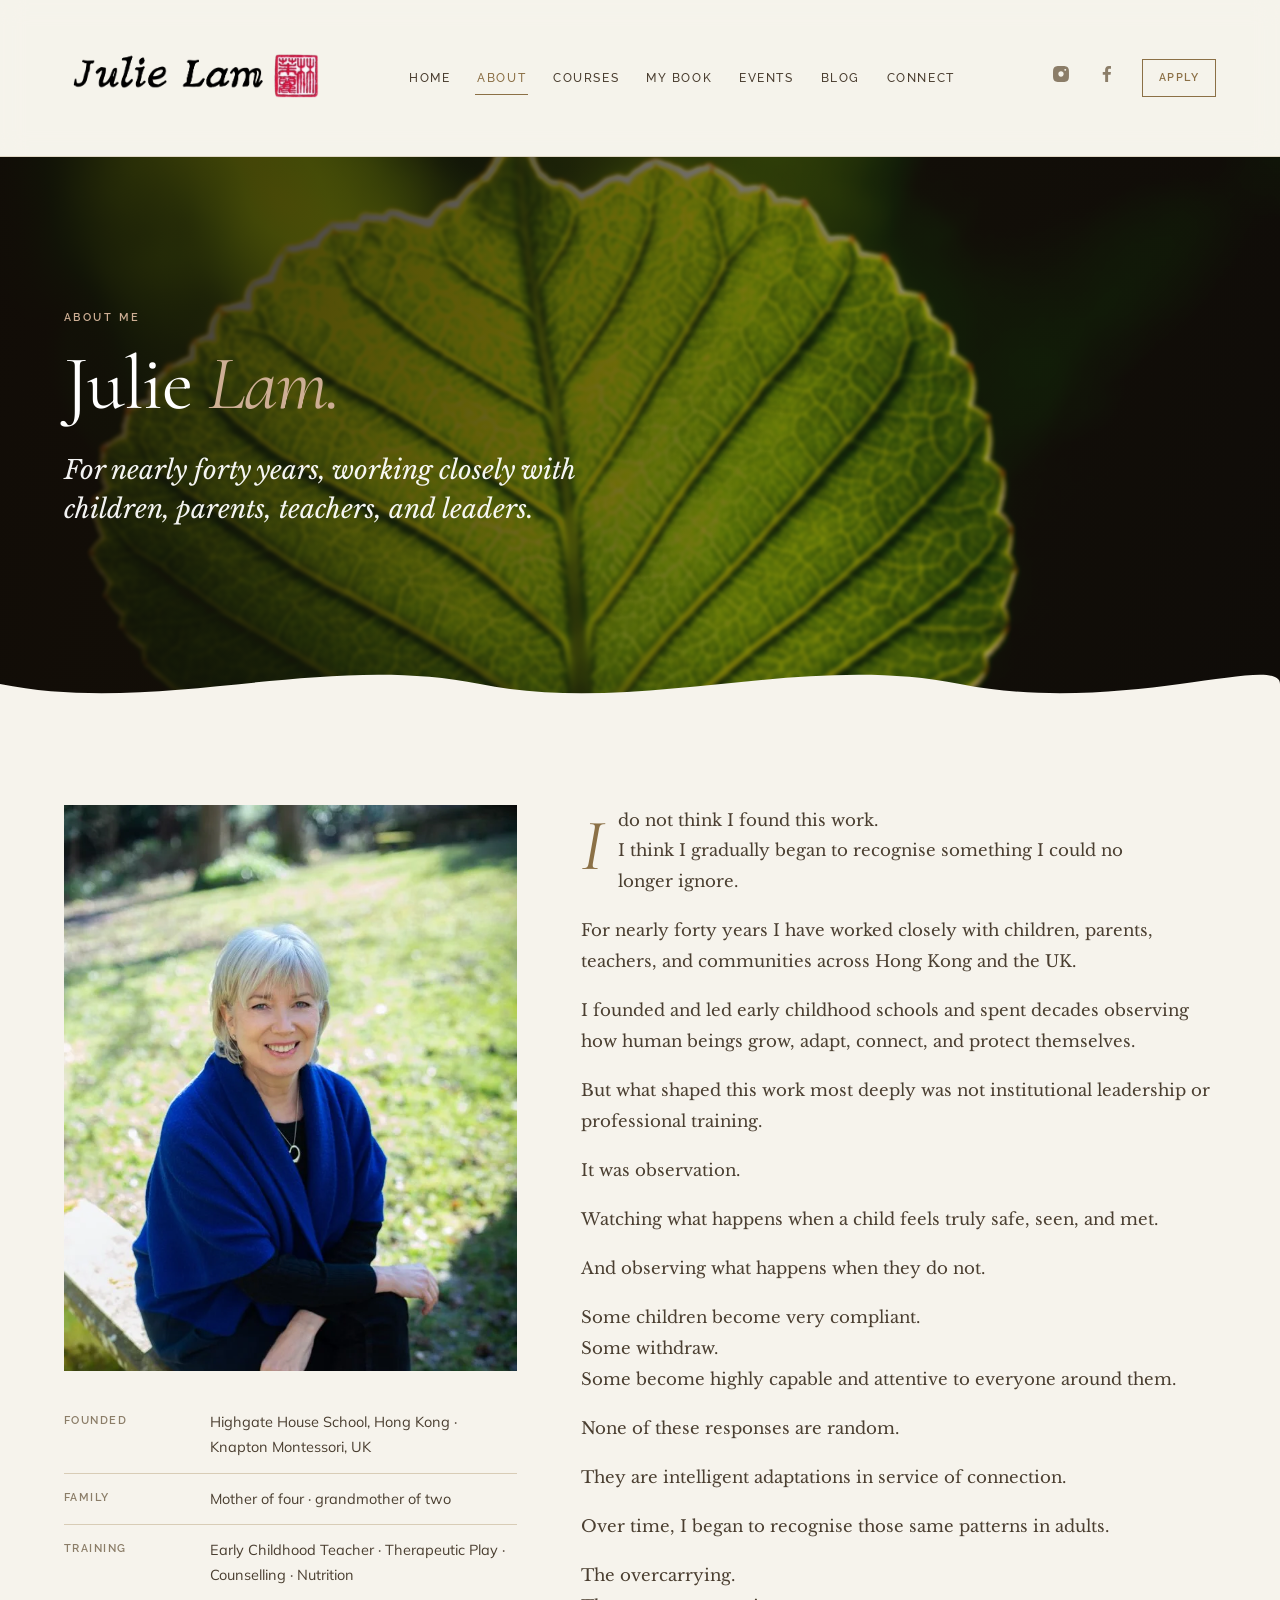
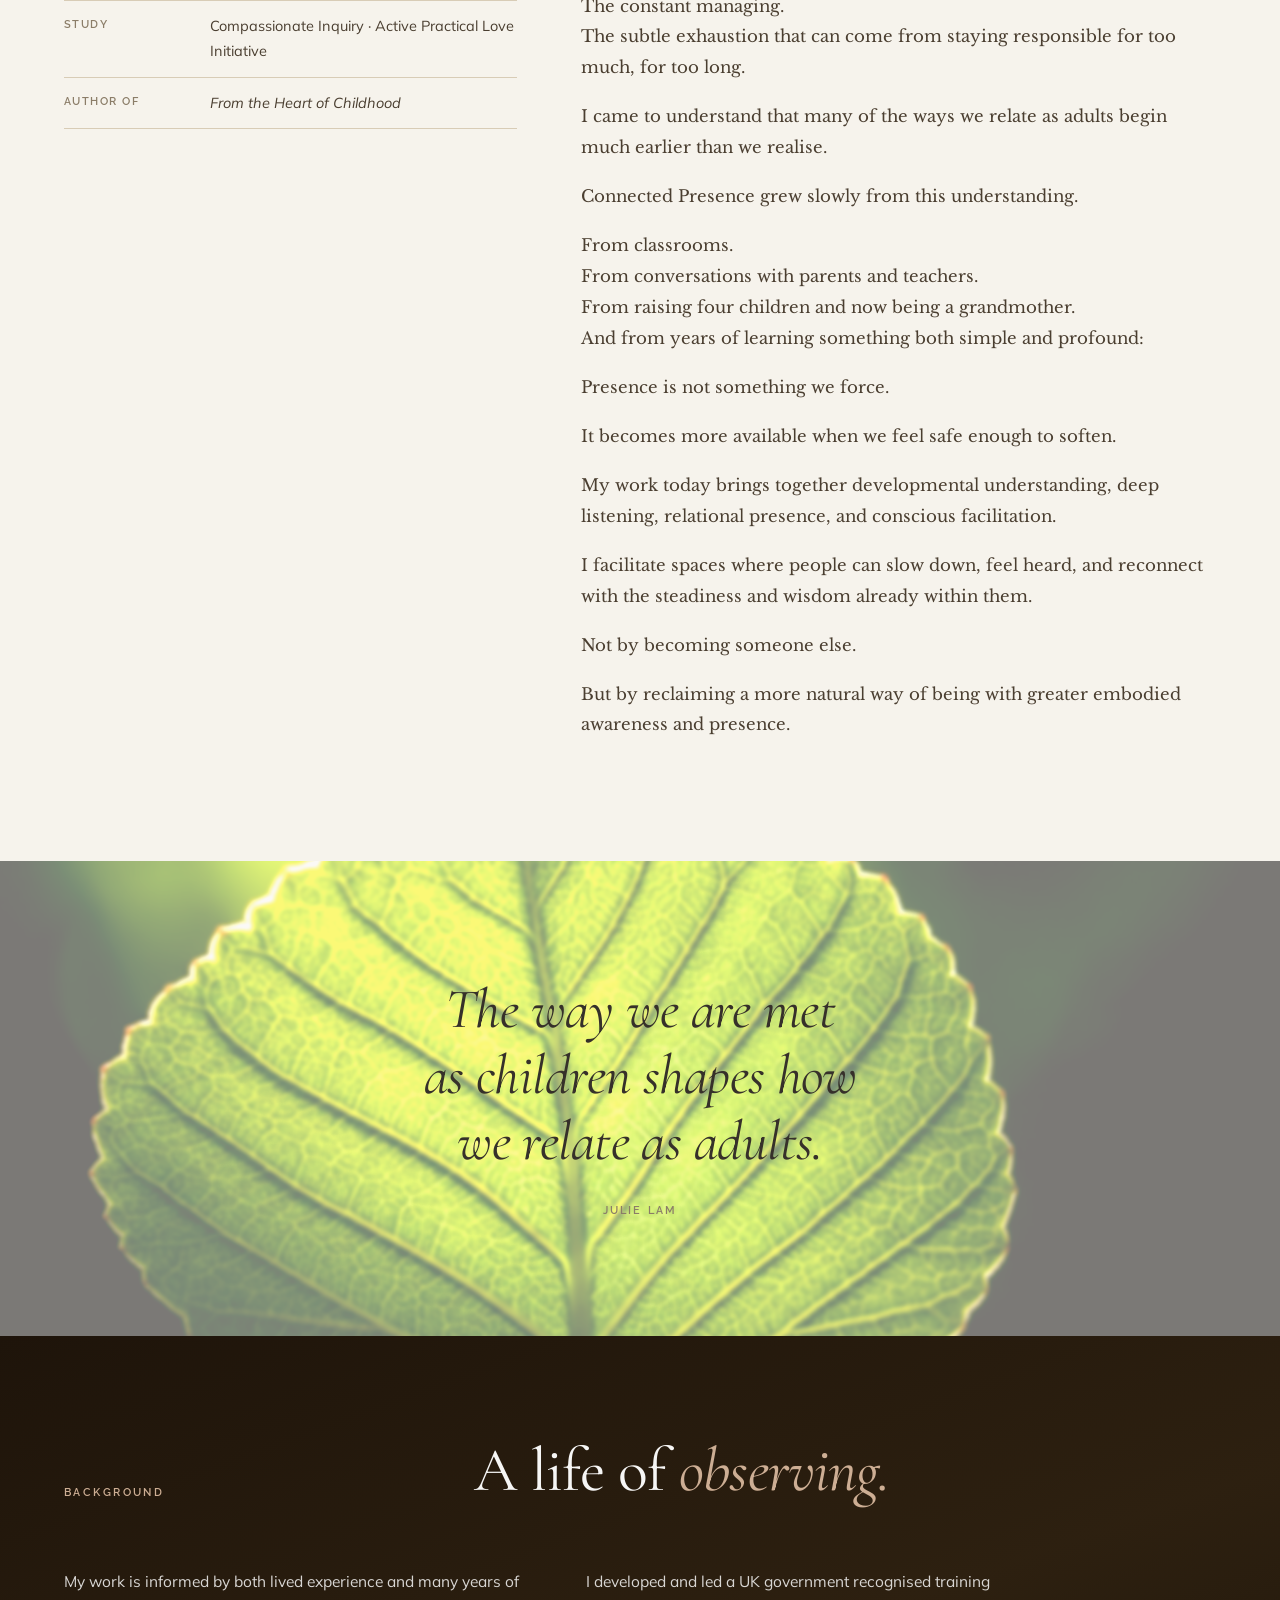
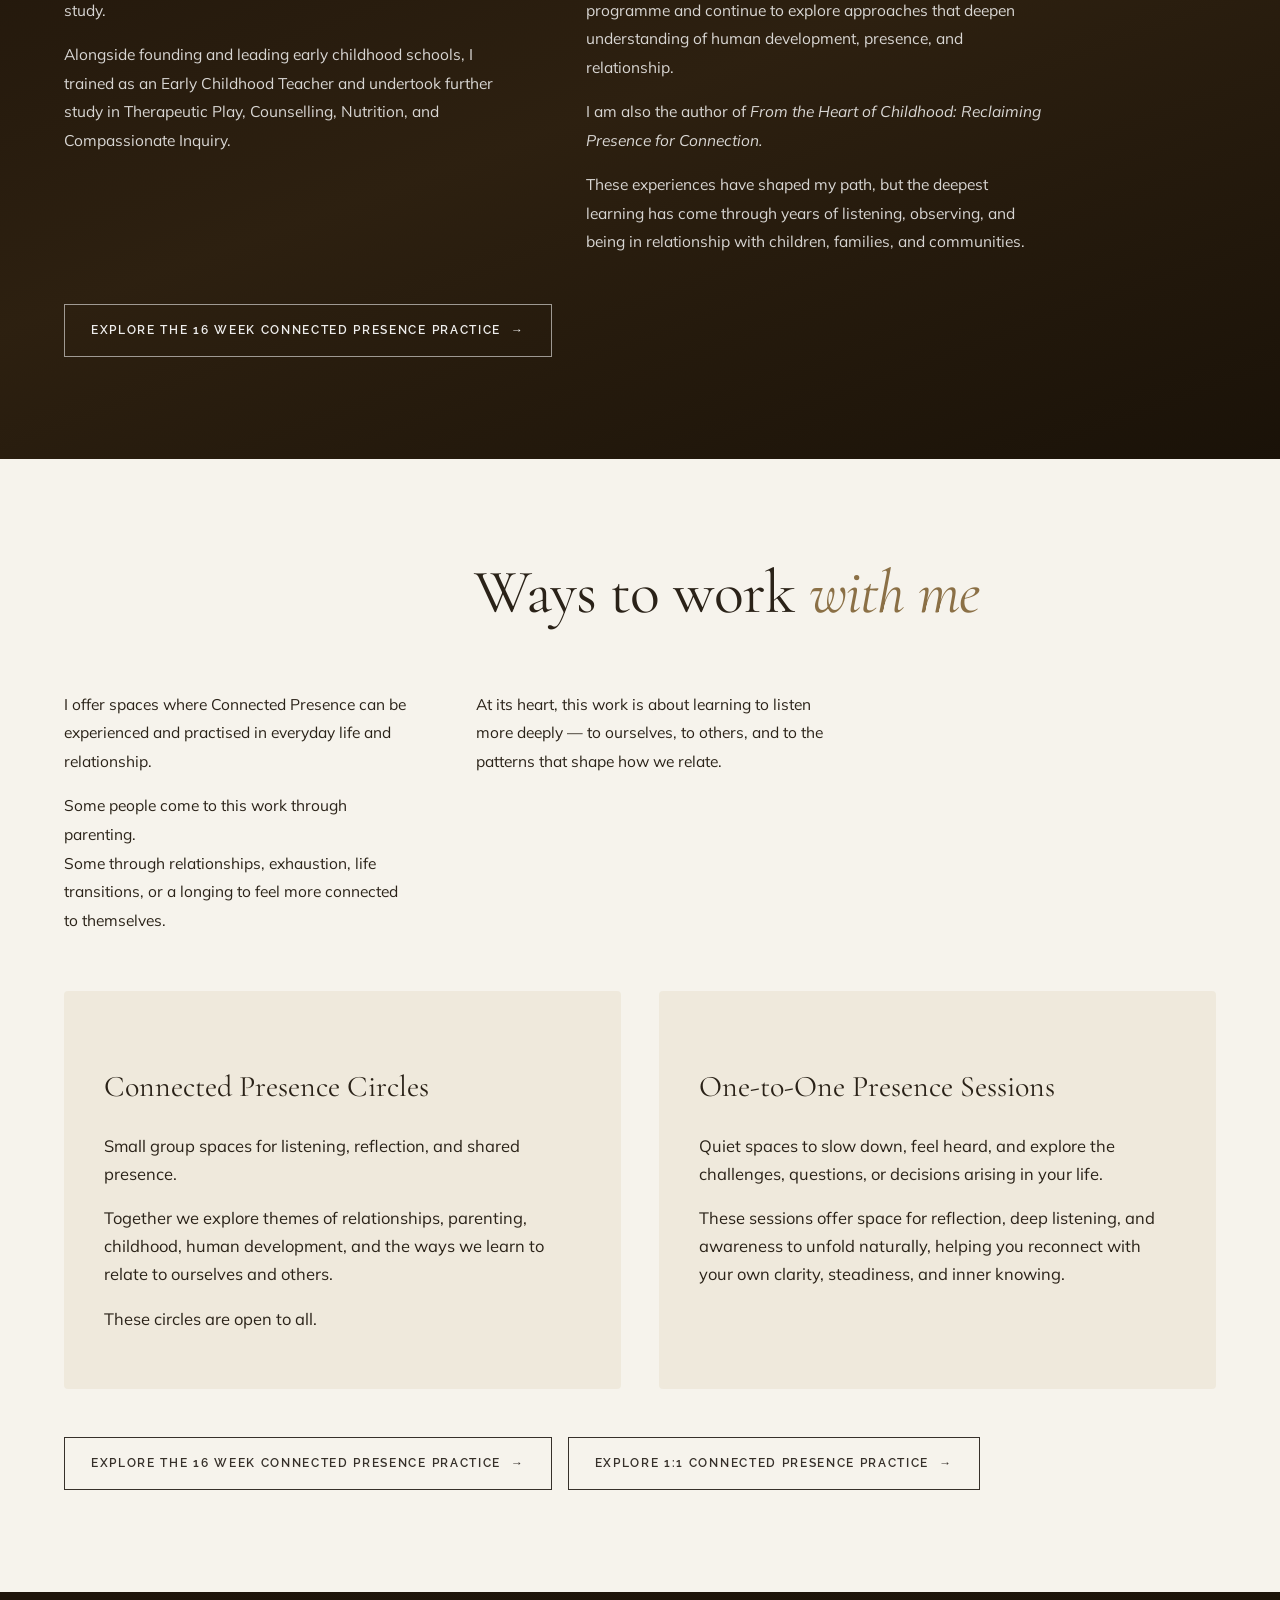
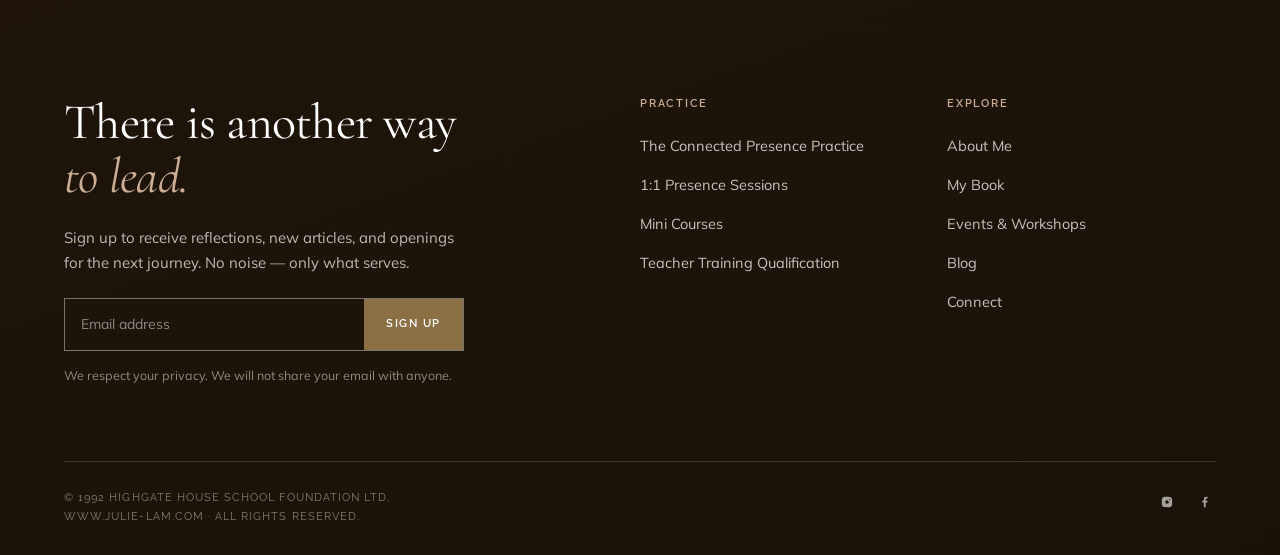
<file: about.html>
<!doctype html>
<html lang="en">
  <head>
    <meta charset="utf-8" />
    <meta name="viewport" content="width=device-width, initial-scale=1" />
    <title>About — Julie Lam</title>
    <meta
      name="description"
      content="For nearly forty years, working closely with children, parents, teachers, and leaders."
    />
    <link rel="preconnect" href="https://fonts.googleapis.com" />
    <link rel="preconnect" href="https://fonts.gstatic.com" crossorigin />
    <link
      href="https://fonts.googleapis.com/css2?family=Cormorant+Garamond:ital,wght@0,300;0,400;0,600;1,300;1,400;1,600&family=Libre+Baskerville:ital,wght@0,400;0,700;1,400&family=Mulish:wght@300;400;500;600&family=Raleway:wght@400;500;600&display=swap"
      rel="stylesheet"
    />
    <link rel="stylesheet" href="css/styles.css" />
  </head>
  <body>
    <!-- NAV -->
    <header class="nav" id="site-nav">
      <div class="nav-inner">
        <a href="index.html" aria-label="Julie Lam — home">
          <img class="brand-logo" src="images/logo.webp" alt="Julie Lam" />
        </a>
        <nav class="nav-links">
          <a href="index.html" class="nav-link">Home</a>
          <a href="about.html" class="nav-link active">About</a>
          <a href="courses.html" class="nav-link">Courses</a>
          <a href="book.html" class="nav-link">My Book</a>
          <a href="events.html" class="nav-link">Events</a>
          <a href="blog.html" class="nav-link">Blog</a>
          <a href="connect.html" class="nav-link">Connect</a>
        </nav>
        <div style="display: flex; align-items: center; gap: 18px">
          <div class="nav-social">
            <a
              href="http://instagram.com/thejulielam"
              target="_blank"
              rel="noreferrer"
              aria-label="Instagram"
            >
              <svg viewBox="0 0 64 64">
                <path
                  d="M46.91,25.816c-0.073-1.597-0.326-2.687-0.697-3.641c-0.383-0.986-0.896-1.823-1.73-2.657c-0.834-0.834-1.67-1.347-2.657-1.73c-0.954-0.371-2.045-0.624-3.641-0.697C36.585,17.017,36.074,17,32,17s-4.585,0.017-6.184,0.09c-1.597,0.073-2.687,0.326-3.641,0.697c-0.986,0.383-1.823,0.896-2.657,1.73c-0.834,0.834-1.347,1.67-1.73,2.657c-0.371,0.954-0.624,2.045-0.697,3.641C17.017,27.415,17,27.926,17,32c0,4.074,0.017,4.585,0.09,6.184c0.073,1.597,0.326,2.687,0.697,3.641c0.383,0.986,0.896,1.823,1.73,2.657c0.834,0.834,1.67,1.347,2.657,1.73c0.954,0.371,2.045,0.624,3.641,0.697C27.415,46.983,27.926,47,32,47s4.585-0.017,6.184-0.09c1.597-0.073,2.687-0.326,3.641-0.697c0.986-0.383,1.823-0.896,2.657-1.73c0.834-0.834,1.347-1.67,1.73-2.657c0.371-0.954,0.624-2.045,0.697-3.641C46.983,36.585,47,36.074,47,32S46.983,27.415,46.91,25.816z M32,37c-2.761,0-5-2.239-5-5c0-2.761,2.239-5,5-5s5,2.239,5,5C37,34.761,34.761,37,32,37z M40.007,25.993c-0.994,0-1.8-0.806-1.8-1.8s0.806-1.8,1.8-1.8s1.8,0.806,1.8,1.8S41.001,25.993,40.007,25.993z"
                />
              </svg>
            </a>
            <a
              href="https://www.facebook.com/JulieLam"
              target="_blank"
              rel="noreferrer"
              aria-label="Facebook"
            >
              <svg viewBox="0 0 64 64">
                <path
                  d="M34.1,47V33.3h4.6l0.7-5.3h-5.3v-3.4c0-1.5,0.4-2.6,2.6-2.6l2.8,0v-4.8c-0.5-0.1-2.2-0.2-4.1-0.2c-4.1,0-6.9,2.5-6.9,7V28H24v5.3h4.6V47H34.1z"
                />
              </svg>
            </a>
          </div>
          <a href="courses.html" class="nav-cta">Apply</a>
          <button class="nav-mobile-toggle" id="menu-toggle" aria-label="Menu">
            <span></span><span></span>
          </button>
        </div>
      </div>
      <div class="mobile-menu" id="mobile-menu">
        <a href="index.html">Home</a>
        <a href="about.html">About</a>
        <a href="courses.html">Courses</a>
        <a href="book.html">My Book</a>
        <a href="events.html">Events</a>
        <a href="blog.html">Blog</a>
        <a href="connect.html">Connect</a>
      </div>
    </header>

    <main class="page">
      <!-- HERO -->
      <section class="hero" style="min-height: 62vh">
        <div class="hero-bg">
          <img
            src="images/leaf.webp"
            alt=""
            style="object-position: center 20%"
          />
        </div>
        <div class="hero-inner">
          <div class="hero-content">
            <div class="eyebrow on-dark">About Me</div>
            <h1 class="hero-title" style="font-size: clamp(40px, 6vw, 82px)">
              Julie <span class="italic">Lam.</span>
            </h1>
            <p class="hero-tagline">
              For nearly forty years, working closely with children, parents,
              teachers, and leaders.
            </p>
          </div>
        </div>
        <div class="wave">
          <svg
            viewBox="0 0 1440 60"
            preserveAspectRatio="none"
            xmlns="http://www.w3.org/2000/svg"
          >
            <path
              d="M0,30 C180,60 360,0 540,30 C720,60 900,0 1080,30 C1260,60 1440,0 1440,30 L1440,60 L0,60 Z"
              fill="#f6f3ec"
            />
          </svg>
        </div>
      </section>

      <!-- BIO -->
      <section class="flush-top" style="padding-top: clamp(48px, 7vw, 100px)">
        <div class="wrap">
          <div class="bio-grid">
            <div>
              <img
                class="bio-photo"
                src="images/julie-bench.webp"
                alt="Julie Lam"
              />
              <div class="bio-meta">
                <div class="bio-meta-row">
                  <span class="k">Founded</span
                  ><span class="v"
                    >Highgate House School, Hong Kong · Knapton Montessori,
                    UK</span
                  >
                </div>
                <div class="bio-meta-row">
                  <span class="k">Family</span
                  ><span class="v">Mother of four · grandmother of two</span>
                </div>
                <div class="bio-meta-row">
                  <span class="k">Training</span
                  ><span class="v"
                    >Early Childhood Teacher · Therapeutic Play · Counselling ·
                    Nutrition</span
                  >
                </div>
                <div class="bio-meta-row">
                  <span class="k">Study</span
                  ><span class="v"
                    >Compassionate Inquiry · Active Practical Love
                    Initiative</span
                  >
                </div>
                <div class="bio-meta-row">
                  <span class="k">Author of</span
                  ><span class="v"><em>From the Heart of Childhood</em></span>
                </div>
              </div>
            </div>
            <div>
              <div class="reveal">
                <div class="reader">
                  <p class="first">
                    I do not think I found this work.<br />
                    I think I gradually began to recognise something I could no
                    longer ignore.
                  </p>
                  <p>
                    For nearly forty years I have worked closely with children,
                    parents, teachers, and communities across Hong Kong and the
                    UK.
                  </p>
                  <p>
                    I founded and led early childhood schools and spent decades
                    observing how human beings grow, adapt, connect, and protect
                    themselves.
                  </p>
                  <p>
                    But what shaped this work most deeply was not institutional
                    leadership or professional training.
                  </p>
                  <p>It was observation.</p>
                  <p>
                    Watching what happens when a child feels truly safe, seen,
                    and met.
                  </p>
                  <p>And observing what happens when they do not.</p>
                  <p>
                    Some children become very compliant.<br />
                    Some withdraw.<br />
                    Some become highly capable and attentive to everyone around
                    them.
                  </p>
                  <p>None of these responses are random.</p>
                  <p>
                    They are intelligent adaptations in service of connection.
                  </p>
                  <p>
                    Over time, I began to recognise those same patterns in
                    adults.
                  </p>
                  <p>
                    The overcarrying.<br />
                    The constant managing.<br />
                    The subtle exhaustion that can come from staying responsible
                    for too much, for too long.
                  </p>
                  <p>
                    I came to understand that many of the ways we relate as
                    adults begin much earlier than we realise.
                  </p>
                  <p>
                    Connected Presence grew slowly from this understanding.
                  </p>
                  <p>
                    From classrooms.<br />
                    From conversations with parents and teachers.<br />
                    From raising four children and now being a grandmother.<br />
                    And from years of learning something both simple and
                    profound:
                  </p>
                  <p>Presence is not something we force.</p>
                  <p>
                    It becomes more available when we feel safe enough to
                    soften.
                  </p>
                  <p>
                    My work today brings together developmental understanding,
                    deep listening, relational presence, and conscious
                    facilitation.
                  </p>
                  <p>
                    I facilitate spaces where people can slow down, feel heard,
                    and reconnect with the steadiness and wisdom already within
                    them.
                  </p>
                  <p>Not by becoming someone else.</p>
                  <p>
                    But by reclaiming a more natural way of being with greater
                    embodied awareness and presence.
                  </p>
                </div>
              </div>
            </div>
          </div>
        </div>
      </section>

      <!-- PULL QUOTE -->
      <div class="pull">
        <div class="pull-bg"><img src="images/leaf.webp" alt="" /></div>
        <div class="pull-inner wrap">
          <p class="pull-text">
            The way we are met as children shapes how we relate as adults.
          </p>
          <div class="pull-attr">Julie Lam</div>
        </div>
      </div>

      <!-- BACKGROUND -->
      <section class="espresso">
        <div class="wrap">
          <div class="section-head" style="padding: 0">
            <div>
              <div class="eyebrow on-dark">Background</div>
            </div>
            <div>
              <h2 class="section-title">
                A life of <span class="italic">observing.</span>
              </h2>
            </div>
          </div>
          <div class="narrative" style="max-width: 980px">
            <p>
              My work is informed by both lived experience and many years of
              study.
            </p>
            <p>
              Alongside founding and leading early childhood schools, I trained
              as an Early Childhood Teacher and undertook further study in
              Therapeutic Play, Counselling, Nutrition, and Compassionate
              Inquiry.
            </p>
            <p>
              I developed and led a UK government recognised training programme
              and continue to explore approaches that deepen understanding of
              human development, presence, and relationship.
            </p>
            <p>
              I am also the author of
              <em
                >From the Heart of Childhood: Reclaiming Presence for
                Connection.</em
              >
            </p>
            <p>
              These experiences have shaped my path, but the deepest learning
              has come through years of listening, observing, and being in
              relationship with children, families, and communities.
            </p>
          </div>
          <div style="margin-top: 48px">
            <a href="courses.html" class="btn btn-light"
              >Explore the 16 Week Connected Presence Practice
              <span class="arrow">→</span></a
            >
          </div>
        </div>
      </section>

      <!-- WAYS TO WORK -->
      <section>
        <div class="wrap">
          <div class="section-head" style="padding: 0">
            <div></div>
            <div>
              <h2 class="section-title">
                Ways to work <span class="italic">with me</span>
              </h2>
            </div>
          </div>
          <div class="narrative reveal" style="max-width: 760px; margin-bottom: 56px">
            <p>
              I offer spaces where Connected Presence can be experienced and
              practised in everyday life and relationship.
            </p>
            <p>
              Some people come to this work through parenting.<br />
              Some through relationships, exhaustion, life transitions, or a
              longing to feel more connected to themselves.
            </p>
            <p>
              At its heart, this work is about learning to listen more deeply —
              to ourselves, to others, and to the patterns that shape how we
              relate.
            </p>
          </div>
          <div class="row">
            <div class="col-6 reveal">
              <div
                style="
                  padding: 40px;
                  background: var(--bg-2);
                  border-radius: 4px;
                  height: 100%;
                "
              >
                <h3
                  style="
                    font-family: var(--serif);
                    font-size: clamp(22px, 2.5vw, 30px);
                    font-weight: 400;
                    margin-bottom: 20px;
                    color: var(--ink);
                  "
                >
                  Connected Presence Circles
                </h3>
                <p style="margin-bottom: 14px">
                  Small group spaces for listening, reflection, and shared
                  presence.
                </p>
                <p style="margin-bottom: 14px">
                  Together we explore themes of relationships, parenting,
                  childhood, human development, and the ways we learn to relate
                  to ourselves and others.
                </p>
                <p>These circles are open to all.</p>
              </div>
            </div>
            <div class="col-6 reveal" data-delay="100">
              <div
                style="
                  padding: 40px;
                  background: var(--bg-2);
                  border-radius: 4px;
                  height: 100%;
                "
              >
                <h3
                  style="
                    font-family: var(--serif);
                    font-size: clamp(22px, 2.5vw, 30px);
                    font-weight: 400;
                    margin-bottom: 20px;
                    color: var(--ink);
                  "
                >
                  One-to-One Presence Sessions
                </h3>
                <p style="margin-bottom: 14px">
                  Quiet spaces to slow down, feel heard, and explore the
                  challenges, questions, or decisions arising in your life.
                </p>
                <p>
                  These sessions offer space for reflection, deep listening, and
                  awareness to unfold naturally, helping you reconnect with your
                  own clarity, steadiness, and inner knowing.
                </p>
              </div>
            </div>
          </div>
          <div
            style="
              margin-top: 48px;
              display: flex;
              gap: 16px;
              flex-wrap: wrap;
              align-items: center;
            "
          >
            <a href="courses.html" class="btn"
              >Explore the 16 Week Connected Presence Practice
              <span class="arrow">→</span></a
            >
            <a href="courses.html" class="btn btn-ghost"
              >Explore 1:1 Connected Presence Practice
              <span class="arrow">→</span></a
            >
          </div>
        </div>
      </section>
    </main>

    <!-- FOOTER -->
    <footer class="foot">
      <div class="foot-inner">
        <div class="foot-top">
          <div>
            <h3 class="foot-title">
              There is another way<br /><span class="italic">to lead.</span>
            </h3>
            <p>
              Sign up to receive reflections, new articles, and openings for the
              next journey. No noise — only what serves.
            </p>
            <form
              action="https://YOUR_ACCOUNT.us1.list-manage.com/subscribe/post?u=XXXXXXXX&amp;id=XXXXXXXX"
              method="post"
              target="_blank"
              novalidate
              class="subscribe"
            >
              <input
                type="email"
                name="EMAIL"
                placeholder="Email address"
                required
              />
              <div class="mc-honeypot" aria-hidden="true">
                <input
                  type="text"
                  name="b_XXXXXXXX_XXXXXXXX"
                  tabindex="-1"
                  value=""
                />
              </div>
              <button type="submit" name="subscribe">Sign Up</button>
            </form>
            <p
              style="
                font-size: 12.5px;
                margin-top: 14px;
                color: rgba(255, 255, 255, 0.5);
              "
            >
              We respect your privacy. We will not share your email with anyone.
            </p>
          </div>
          <div class="foot-col">
            <h4>Practice</h4>
            <ul>
              <li>
                <a href="courses.html">The Connected Presence Practice</a>
              </li>
              <li><a href="courses.html">1:1 Presence Sessions</a></li>
              <li><a href="courses.html">Mini Courses</a></li>
              <li><a href="courses.html">Teacher Training Qualification</a></li>
            </ul>
          </div>
          <div class="foot-col">
            <h4>Explore</h4>
            <ul>
              <li><a href="about.html">About Me</a></li>
              <li><a href="book.html">My Book</a></li>
              <li><a href="events.html">Events &amp; Workshops</a></li>
              <li><a href="blog.html">Blog</a></li>
              <li><a href="connect.html">Connect</a></li>
            </ul>
          </div>
        </div>
        <div class="foot-bottom">
          <span class="copy"
            >© 1992 Highgate House School Foundation Ltd.<br />www.julie-lam.com
            · All rights reserved.</span
          >
          <div class="foot-social">
            <a
              href="http://instagram.com/thejulielam"
              target="_blank"
              rel="noreferrer"
              aria-label="Instagram"
            >
              <svg viewBox="0 0 64 64">
                <path
                  d="M46.91,25.816c-0.073-1.597-0.326-2.687-0.697-3.641c-0.383-0.986-0.896-1.823-1.73-2.657c-0.834-0.834-1.67-1.347-2.657-1.73c-0.954-0.371-2.045-0.624-3.641-0.697C36.585,17.017,36.074,17,32,17s-4.585,0.017-6.184,0.09c-1.597,0.073-2.687,0.326-3.641,0.697c-0.986,0.383-1.823,0.896-2.657,1.73c-0.834,0.834-1.347,1.67-1.73,2.657c-0.371,0.954-0.624,2.045-0.697,3.641C17.017,27.415,17,27.926,17,32c0,4.074,0.017,4.585,0.09,6.184c0.073,1.597,0.326,2.687,0.697,3.641c0.383,0.986,0.896,1.823,1.73,2.657c0.834,0.834,1.67,1.347,2.657,1.73c0.954,0.371,2.045,0.624,3.641,0.697C27.415,46.983,27.926,47,32,47s4.585-0.017,6.184-0.09c1.597-0.073,2.687-0.326,3.641-0.697c0.986-0.383,1.823-0.896,2.657-1.73c0.834-0.834,1.347-1.67,1.73-2.657c0.371-0.954,0.624-2.045,0.697-3.641C46.983,36.585,47,36.074,47,32S46.983,27.415,46.91,25.816z M32,37c-2.761,0-5-2.239-5-5c0-2.761,2.239-5,5-5s5,2.239,5,5C37,34.761,34.761,37,32,37z M40.007,25.993c-0.994,0-1.8-0.806-1.8-1.8s0.806-1.8,1.8-1.8s1.8,0.806,1.8,1.8S41.001,25.993,40.007,25.993z"
                />
              </svg>
            </a>
            <a
              href="https://www.facebook.com/JulieLam"
              target="_blank"
              rel="noreferrer"
              aria-label="Facebook"
            >
              <svg viewBox="0 0 64 64">
                <path
                  d="M34.1,47V33.3h4.6l0.7-5.3h-5.3v-3.4c0-1.5,0.4-2.6,2.6-2.6l2.8,0v-4.8c-0.5-0.1-2.2-0.2-4.1-0.2c-4.1,0-6.9,2.5-6.9,7V28H24v5.3h4.6V47H34.1z"
                />
              </svg>
            </a>
          </div>
        </div>
      </div>
    </footer>

    <script src="js/main.js"></script>
  </body>
</html>
</file>
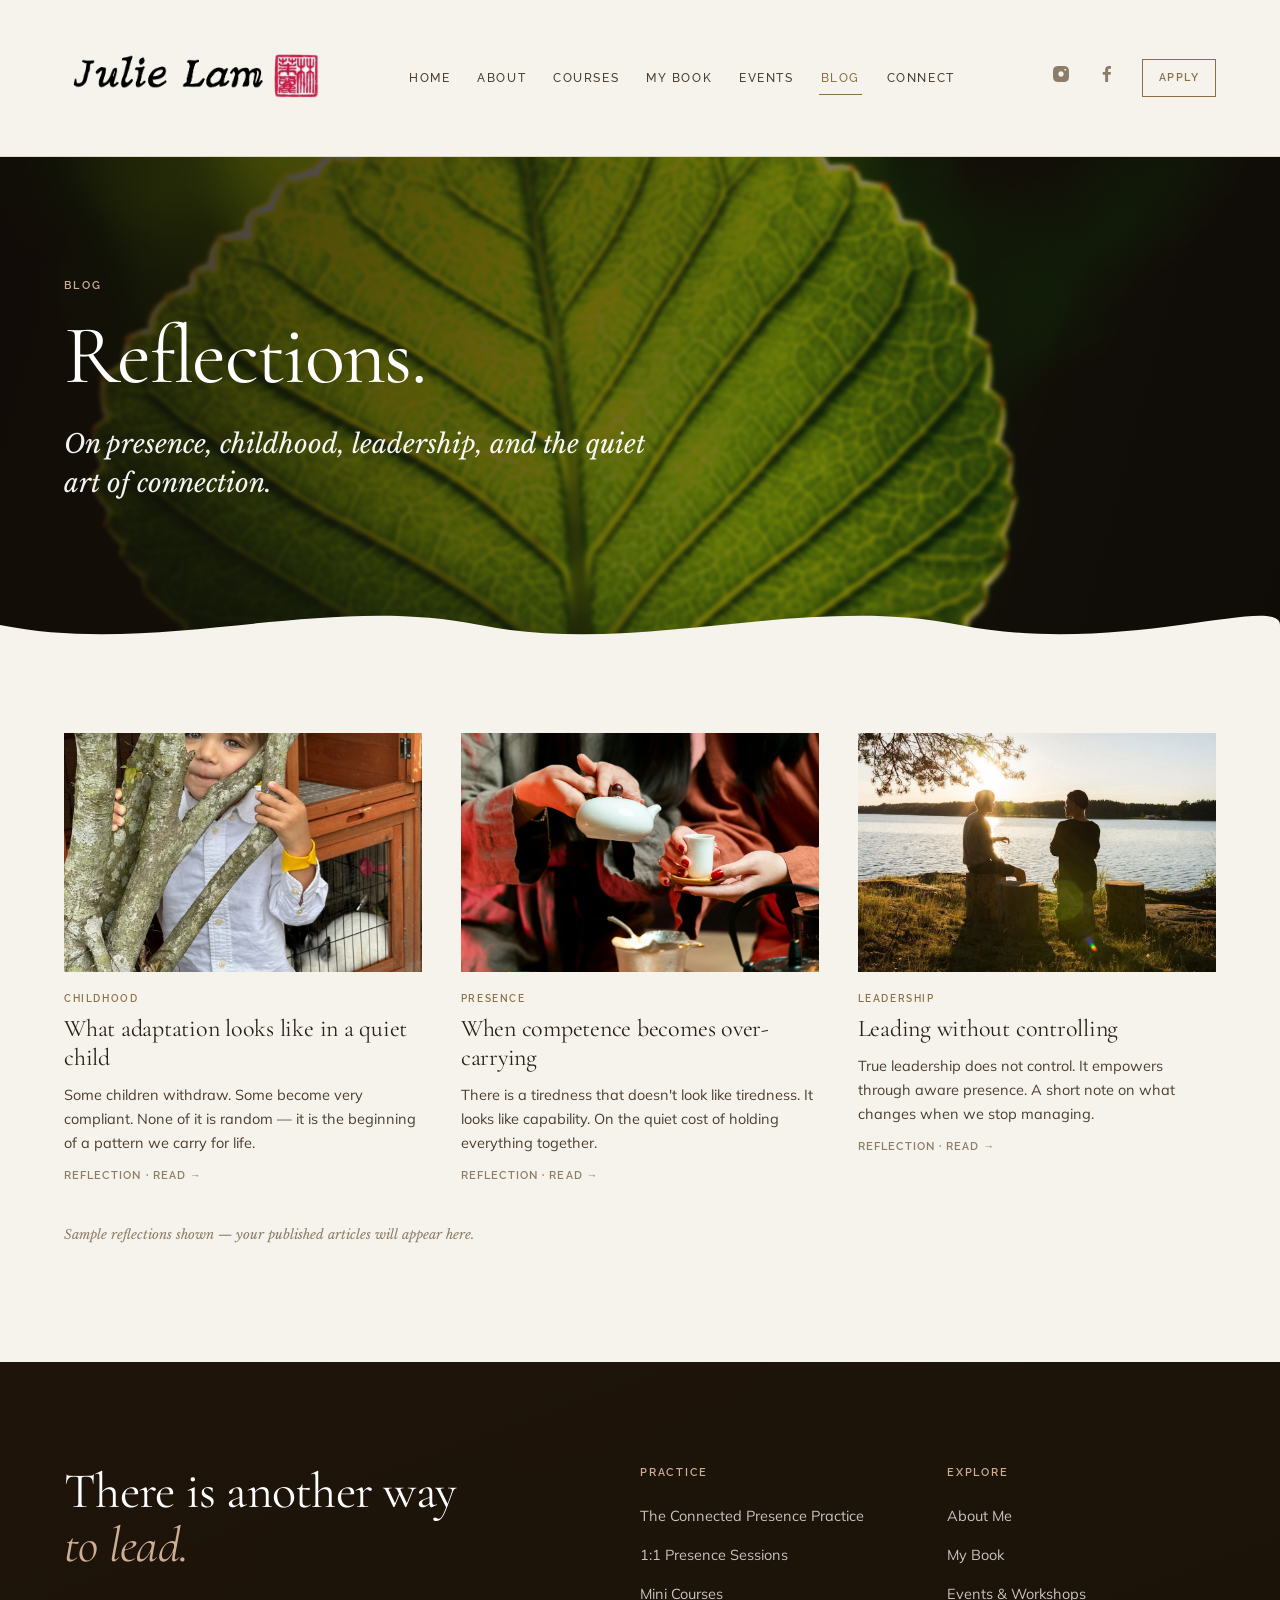
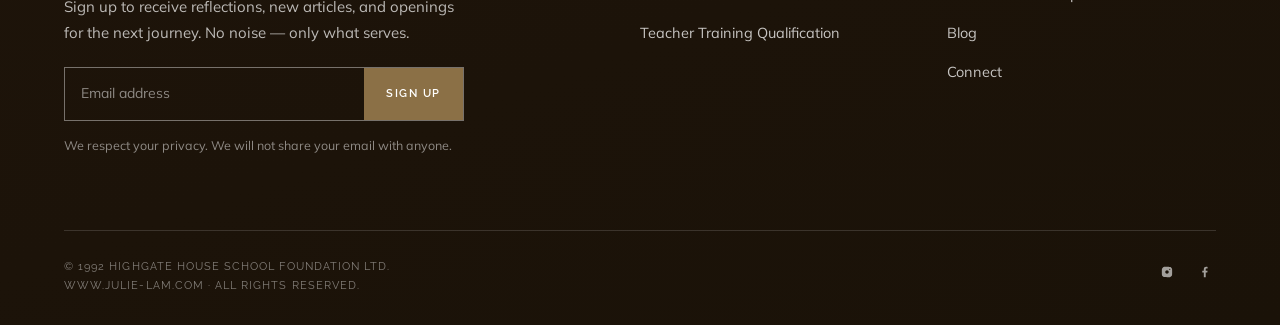
<file: blog.html>
<!DOCTYPE html>
<html lang="en">
<head>
  <meta charset="utf-8">
  <meta name="viewport" content="width=device-width, initial-scale=1">
  <title>Blog — Julie Lam</title>
  <meta name="description" content="Reflections on presence, childhood, leadership, and the quiet art of connection.">
  <link rel="preconnect" href="https://fonts.googleapis.com">
  <link rel="preconnect" href="https://fonts.gstatic.com" crossorigin>
  <link href="https://fonts.googleapis.com/css2?family=Cormorant+Garamond:ital,wght@0,300;0,400;0,600;1,300;1,400;1,600&family=Libre+Baskerville:ital,wght@0,400;0,700;1,400&family=Mulish:wght@300;400;500;600&family=Raleway:wght@400;500;600&display=swap" rel="stylesheet">
  <link rel="stylesheet" href="css/styles.css">
</head>
<body>

<!-- NAV -->
<header class="nav" id="site-nav">
  <div class="nav-inner">
    <a href="index.html" aria-label="Julie Lam — home">
      <img class="brand-logo" src="images/logo.webp" alt="Julie Lam">
    </a>
    <nav class="nav-links">
      <a href="index.html" class="nav-link">Home</a>
      <a href="about.html" class="nav-link">About</a>
      <a href="courses.html" class="nav-link">Courses</a>
      <a href="book.html" class="nav-link">My Book</a>
      <a href="events.html" class="nav-link">Events</a>
      <a href="blog.html" class="nav-link active">Blog</a>
      <a href="connect.html" class="nav-link">Connect</a>
    </nav>
    <div style="display:flex;align-items:center;gap:18px">
      <div class="nav-social">
        <a href="http://instagram.com/thejulielam" target="_blank" rel="noreferrer" aria-label="Instagram">
          <svg viewBox="0 0 64 64"><path d="M46.91,25.816c-0.073-1.597-0.326-2.687-0.697-3.641c-0.383-0.986-0.896-1.823-1.73-2.657c-0.834-0.834-1.67-1.347-2.657-1.73c-0.954-0.371-2.045-0.624-3.641-0.697C36.585,17.017,36.074,17,32,17s-4.585,0.017-6.184,0.09c-1.597,0.073-2.687,0.326-3.641,0.697c-0.986,0.383-1.823,0.896-2.657,1.73c-0.834,0.834-1.347,1.67-1.73,2.657c-0.371,0.954-0.624,2.045-0.697,3.641C17.017,27.415,17,27.926,17,32c0,4.074,0.017,4.585,0.09,6.184c0.073,1.597,0.326,2.687,0.697,3.641c0.383,0.986,0.896,1.823,1.73,2.657c0.834,0.834,1.67,1.347,2.657,1.73c0.954,0.371,2.045,0.624,3.641,0.697C27.415,46.983,27.926,47,32,47s4.585-0.017,6.184-0.09c1.597-0.073,2.687-0.326,3.641-0.697c0.986-0.383,1.823-0.896,2.657-1.73c0.834-0.834,1.347-1.67,1.73-2.657c0.371-0.954,0.624-2.045,0.697-3.641C46.983,36.585,47,36.074,47,32S46.983,27.415,46.91,25.816z M32,37c-2.761,0-5-2.239-5-5c0-2.761,2.239-5,5-5s5,2.239,5,5C37,34.761,34.761,37,32,37z M40.007,25.993c-0.994,0-1.8-0.806-1.8-1.8s0.806-1.8,1.8-1.8s1.8,0.806,1.8,1.8S41.001,25.993,40.007,25.993z"/></svg>
        </a>
        <a href="https://www.facebook.com/JulieLam" target="_blank" rel="noreferrer" aria-label="Facebook">
          <svg viewBox="0 0 64 64"><path d="M34.1,47V33.3h4.6l0.7-5.3h-5.3v-3.4c0-1.5,0.4-2.6,2.6-2.6l2.8,0v-4.8c-0.5-0.1-2.2-0.2-4.1-0.2c-4.1,0-6.9,2.5-6.9,7V28H24v5.3h4.6V47H34.1z"/></svg>
        </a>
      </div>
      <a href="courses.html" class="nav-cta">Apply</a>
      <button class="nav-mobile-toggle" id="menu-toggle" aria-label="Menu"><span></span><span></span></button>
    </div>
  </div>
  <div class="mobile-menu" id="mobile-menu">
    <a href="index.html">Home</a>
    <a href="about.html">About</a>
    <a href="courses.html">Courses</a>
    <a href="book.html">My Book</a>
    <a href="events.html">Events</a>
    <a href="blog.html">Blog</a>
    <a href="connect.html">Connect</a>
  </div>
</header>

<main class="page">

  <!-- HERO -->
  <section class="hero" style="min-height:52vh">
    <div class="hero-bg"><img src="images/leaf.webp" alt="" style="object-position:center"></div>
    <div class="hero-inner">
      <div class="hero-content">
        <div class="eyebrow on-dark">Blog</div>
        <h1 class="hero-title" style="font-size:clamp(40px,6.5vw,88px)">Reflections.</h1>
        <p class="hero-tagline">On presence, childhood, leadership, and the quiet art of connection.</p>
      </div>
    </div>
    <div class="wave">
      <svg viewBox="0 0 1440 60" preserveAspectRatio="none" xmlns="http://www.w3.org/2000/svg">
        <path d="M0,30 C180,60 360,0 540,30 C720,60 900,0 1080,30 C1260,60 1440,0 1440,30 L1440,60 L0,60 Z" fill="#f6f3ec"/>
      </svg>
    </div>
  </section>

  <!-- POSTS -->
  <section class="flush-top" style="padding-top:clamp(40px,6vw,84px)">
    <div class="wrap">
      <div class="posts">

        <article class="post reveal">
          <img class="post-img" src="images/child-tree.webp" alt="">
          <div class="post-cat">Childhood</div>
          <h3 class="post-title">What adaptation looks like in a quiet child</h3>
          <p class="post-excerpt">Some children withdraw. Some become very compliant. None of it is random — it is the beginning of a pattern we carry for life.</p>
          <div class="post-meta">Reflection · read →</div>
        </article>

        <article class="post reveal" data-delay="100">
          <img class="post-img" src="images/tea-hands.webp" alt="">
          <div class="post-cat">Presence</div>
          <h3 class="post-title">When competence becomes over-carrying</h3>
          <p class="post-excerpt">There is a tiredness that doesn't look like tiredness. It looks like capability. On the quiet cost of holding everything together.</p>
          <div class="post-meta">Reflection · read →</div>
        </article>

        <article class="post reveal" data-delay="200">
          <img class="post-img" src="images/lake-talk.webp" alt="">
          <div class="post-cat">Leadership</div>
          <h3 class="post-title">Leading without controlling</h3>
          <p class="post-excerpt">True leadership does not control. It empowers through aware presence. A short note on what changes when we stop managing.</p>
          <div class="post-meta">Reflection · read →</div>
        </article>

      </div>
      <p style="margin-top:40px;font-size:13px;color:var(--ink-3);font-style:italic;font-family:var(--book)">Sample reflections shown — your published articles will appear here.</p>
    </div>
  </section>

</main>

<!-- FOOTER -->
<footer class="foot">
  <div class="foot-inner">
    <div class="foot-top">
      <div>
        <h3 class="foot-title">There is another way<br><span class="italic">to lead.</span></h3>
        <p>Sign up to receive reflections, new articles, and openings for the next journey. No noise — only what serves.</p>
        <form action="https://YOUR_ACCOUNT.us1.list-manage.com/subscribe/post?u=XXXXXXXX&amp;id=XXXXXXXX" method="post" target="_blank" novalidate class="subscribe">
          <input type="email" name="EMAIL" placeholder="Email address" required>
          <div class="mc-honeypot" aria-hidden="true"><input type="text" name="b_XXXXXXXX_XXXXXXXX" tabindex="-1" value=""></div>
          <button type="submit" name="subscribe">Sign Up</button>
        </form>
        <p style="font-size:12.5px;margin-top:14px;color:rgba(255,255,255,0.5)">We respect your privacy. We will not share your email with anyone.</p>
      </div>
      <div class="foot-col">
        <h4>Practice</h4>
        <ul>
          <li><a href="courses.html">The Connected Presence Practice</a></li>
          <li><a href="courses.html">1:1 Presence Sessions</a></li>
          <li><a href="courses.html">Mini Courses</a></li>
          <li><a href="courses.html">Teacher Training Qualification</a></li>
        </ul>
      </div>
      <div class="foot-col">
        <h4>Explore</h4>
        <ul>
          <li><a href="about.html">About Me</a></li>
          <li><a href="book.html">My Book</a></li>
          <li><a href="events.html">Events &amp; Workshops</a></li>
          <li><a href="blog.html">Blog</a></li>
          <li><a href="connect.html">Connect</a></li>
        </ul>
      </div>
    </div>
    <div class="foot-bottom">
      <span class="copy">© 1992 Highgate House School Foundation Ltd.<br>www.julie-lam.com · All rights reserved.</span>
      <div class="foot-social">
        <a href="http://instagram.com/thejulielam" target="_blank" rel="noreferrer" aria-label="Instagram">
          <svg viewBox="0 0 64 64"><path d="M46.91,25.816c-0.073-1.597-0.326-2.687-0.697-3.641c-0.383-0.986-0.896-1.823-1.73-2.657c-0.834-0.834-1.67-1.347-2.657-1.73c-0.954-0.371-2.045-0.624-3.641-0.697C36.585,17.017,36.074,17,32,17s-4.585,0.017-6.184,0.09c-1.597,0.073-2.687,0.326-3.641,0.697c-0.986,0.383-1.823,0.896-2.657,1.73c-0.834,0.834-1.347,1.67-1.73,2.657c-0.371,0.954-0.624,2.045-0.697,3.641C17.017,27.415,17,27.926,17,32c0,4.074,0.017,4.585,0.09,6.184c0.073,1.597,0.326,2.687,0.697,3.641c0.383,0.986,0.896,1.823,1.73,2.657c0.834,0.834,1.67,1.347,2.657,1.73c0.954,0.371,2.045,0.624,3.641,0.697C27.415,46.983,27.926,47,32,47s4.585-0.017,6.184-0.09c1.597-0.073,2.687-0.326,3.641-0.697c0.986-0.383,1.823-0.896,2.657-1.73c0.834-0.834,1.347-1.67,1.73-2.657c0.371-0.954,0.624-2.045,0.697-3.641C46.983,36.585,47,36.074,47,32S46.983,27.415,46.91,25.816z M32,37c-2.761,0-5-2.239-5-5c0-2.761,2.239-5,5-5s5,2.239,5,5C37,34.761,34.761,37,32,37z M40.007,25.993c-0.994,0-1.8-0.806-1.8-1.8s0.806-1.8,1.8-1.8s1.8,0.806,1.8,1.8S41.001,25.993,40.007,25.993z"/></svg>
        </a>
        <a href="https://www.facebook.com/JulieLam" target="_blank" rel="noreferrer" aria-label="Facebook">
          <svg viewBox="0 0 64 64"><path d="M34.1,47V33.3h4.6l0.7-5.3h-5.3v-3.4c0-1.5,0.4-2.6,2.6-2.6l2.8,0v-4.8c-0.5-0.1-2.2-0.2-4.1-0.2c-4.1,0-6.9,2.5-6.9,7V28H24v5.3h4.6V47H34.1z"/></svg>
        </a>
      </div>
    </div>
  </div>
</footer>

<script src="js/main.js"></script>
</body>
</html>
</file>
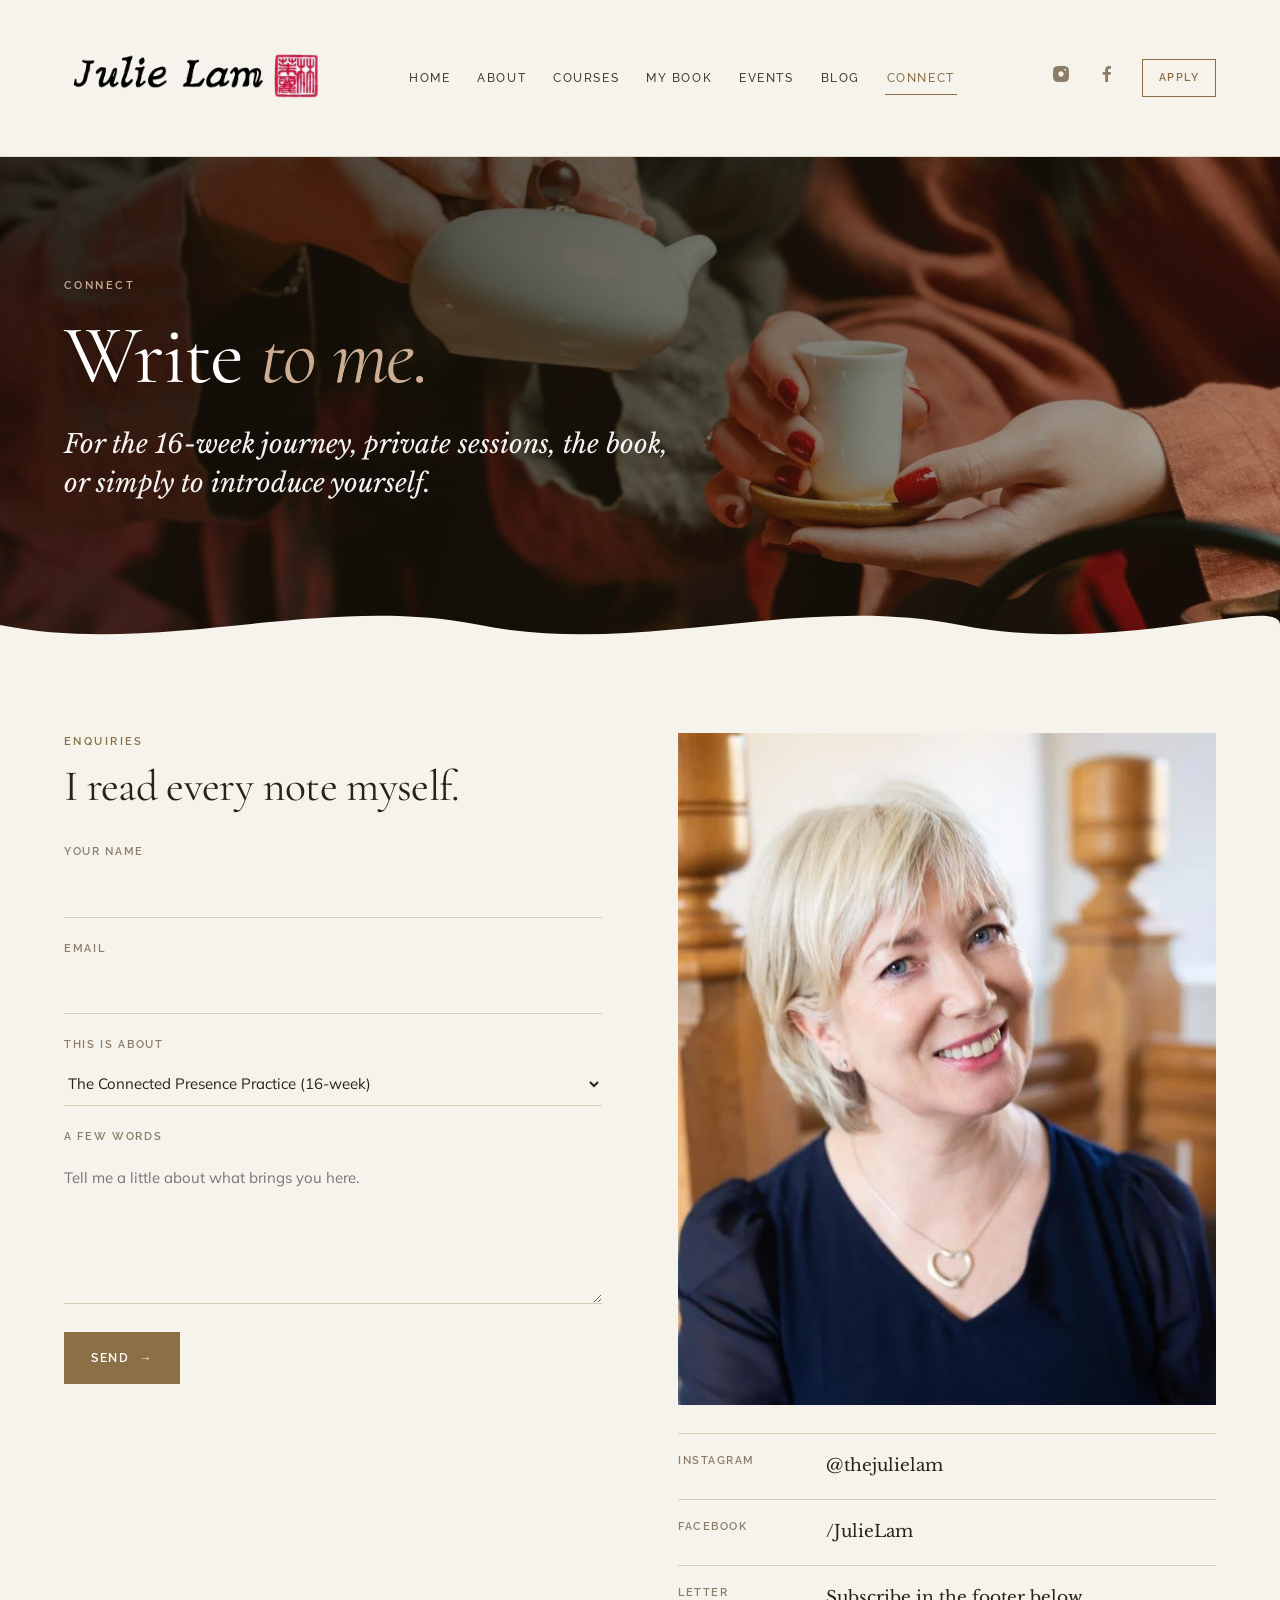
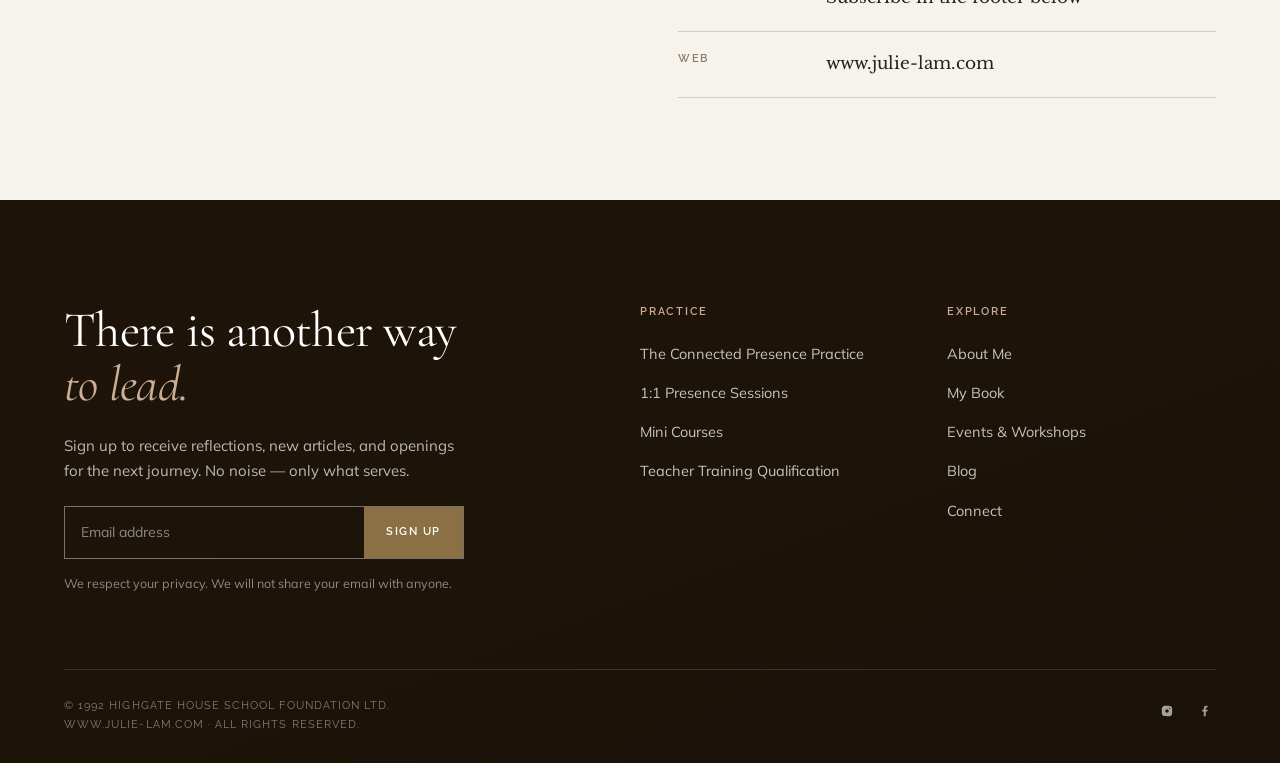
<file: connect.html>
<!DOCTYPE html>
<html lang="en">
<head>
  <meta charset="utf-8">
  <meta name="viewport" content="width=device-width, initial-scale=1">
  <title>Connect — Julie Lam</title>
  <meta name="description" content="For the 16-week journey, private sessions, the book, or simply to introduce yourself.">
  <link rel="preconnect" href="https://fonts.googleapis.com">
  <link rel="preconnect" href="https://fonts.gstatic.com" crossorigin>
  <link href="https://fonts.googleapis.com/css2?family=Cormorant+Garamond:ital,wght@0,300;0,400;0,600;1,300;1,400;1,600&family=Libre+Baskerville:ital,wght@0,400;0,700;1,400&family=Mulish:wght@300;400;500;600&family=Raleway:wght@400;500;600&display=swap" rel="stylesheet">
  <link rel="stylesheet" href="css/styles.css">
</head>
<body>

<!-- NAV -->
<header class="nav" id="site-nav">
  <div class="nav-inner">
    <a href="index.html" aria-label="Julie Lam — home">
      <img class="brand-logo" src="images/logo.webp" alt="Julie Lam">
    </a>
    <nav class="nav-links">
      <a href="index.html" class="nav-link">Home</a>
      <a href="about.html" class="nav-link">About</a>
      <a href="courses.html" class="nav-link">Courses</a>
      <a href="book.html" class="nav-link">My Book</a>
      <a href="events.html" class="nav-link">Events</a>
      <a href="blog.html" class="nav-link">Blog</a>
      <a href="connect.html" class="nav-link active">Connect</a>
    </nav>
    <div style="display:flex;align-items:center;gap:18px">
      <div class="nav-social">
        <a href="http://instagram.com/thejulielam" target="_blank" rel="noreferrer" aria-label="Instagram">
          <svg viewBox="0 0 64 64"><path d="M46.91,25.816c-0.073-1.597-0.326-2.687-0.697-3.641c-0.383-0.986-0.896-1.823-1.73-2.657c-0.834-0.834-1.67-1.347-2.657-1.73c-0.954-0.371-2.045-0.624-3.641-0.697C36.585,17.017,36.074,17,32,17s-4.585,0.017-6.184,0.09c-1.597,0.073-2.687,0.326-3.641,0.697c-0.986,0.383-1.823,0.896-2.657,1.73c-0.834,0.834-1.347,1.67-1.73,2.657c-0.371,0.954-0.624,2.045-0.697,3.641C17.017,27.415,17,27.926,17,32c0,4.074,0.017,4.585,0.09,6.184c0.073,1.597,0.326,2.687,0.697,3.641c0.383,0.986,0.896,1.823,1.73,2.657c0.834,0.834,1.67,1.347,2.657,1.73c0.954,0.371,2.045,0.624,3.641,0.697C27.415,46.983,27.926,47,32,47s4.585-0.017,6.184-0.09c1.597-0.073,2.687-0.326,3.641-0.697c0.986-0.383,1.823-0.896,2.657-1.73c0.834-0.834,1.347-1.67,1.73-2.657c0.371-0.954,0.624-2.045,0.697-3.641C46.983,36.585,47,36.074,47,32S46.983,27.415,46.91,25.816z M32,37c-2.761,0-5-2.239-5-5c0-2.761,2.239-5,5-5s5,2.239,5,5C37,34.761,34.761,37,32,37z M40.007,25.993c-0.994,0-1.8-0.806-1.8-1.8s0.806-1.8,1.8-1.8s1.8,0.806,1.8,1.8S41.001,25.993,40.007,25.993z"/></svg>
        </a>
        <a href="https://www.facebook.com/JulieLam" target="_blank" rel="noreferrer" aria-label="Facebook">
          <svg viewBox="0 0 64 64"><path d="M34.1,47V33.3h4.6l0.7-5.3h-5.3v-3.4c0-1.5,0.4-2.6,2.6-2.6l2.8,0v-4.8c-0.5-0.1-2.2-0.2-4.1-0.2c-4.1,0-6.9,2.5-6.9,7V28H24v5.3h4.6V47H34.1z"/></svg>
        </a>
      </div>
      <a href="courses.html" class="nav-cta">Apply</a>
      <button class="nav-mobile-toggle" id="menu-toggle" aria-label="Menu"><span></span><span></span></button>
    </div>
  </div>
  <div class="mobile-menu" id="mobile-menu">
    <a href="index.html">Home</a>
    <a href="about.html">About</a>
    <a href="courses.html">Courses</a>
    <a href="book.html">My Book</a>
    <a href="events.html">Events</a>
    <a href="blog.html">Blog</a>
    <a href="connect.html">Connect</a>
  </div>
</header>

<main class="page">

  <!-- HERO -->
  <section class="hero" style="min-height:52vh">
    <div class="hero-bg"><img src="images/tea-hands.webp" alt=""></div>
    <div class="hero-inner">
      <div class="hero-content">
        <div class="eyebrow on-dark">Connect</div>
        <h1 class="hero-title" style="font-size:clamp(40px,6.5vw,88px)">Write <span class="italic">to me.</span></h1>
        <p class="hero-tagline">For the 16-week journey, private sessions, the book, or simply to introduce yourself.</p>
      </div>
    </div>
    <div class="wave">
      <svg viewBox="0 0 1440 60" preserveAspectRatio="none" xmlns="http://www.w3.org/2000/svg">
        <path d="M0,30 C180,60 360,0 540,30 C720,60 900,0 1080,30 C1260,60 1440,0 1440,30 L1440,60 L0,60 Z" fill="#f6f3ec"/>
      </svg>
    </div>
  </section>

  <!-- CONNECT GRID -->
  <section class="flush-top" style="padding-top:clamp(40px,6vw,84px)">
    <div class="wrap">
      <div class="connect-grid">

        <!-- FORM -->
        <div>
          <div class="eyebrow">Enquiries</div>
          <h2 class="section-title" style="margin-top:12px;font-size:clamp(28px,3.4vw,44px)">I read every note myself.</h2>

          <!-- Formspree contact form -->
          <!-- Replace YOUR_FORM_ID with the ID from your Formspree dashboard (formspree.io) -->
          <form action="https://formspree.io/f/YOUR_FORM_ID" method="post" style="margin-top:34px" id="contact-form">
            <div class="field">
              <label for="name">Your name</label>
              <input id="name" name="name" type="text" required autocomplete="name">
            </div>
            <div class="field">
              <label for="email">Email</label>
              <input id="email" name="email" type="email" required autocomplete="email">
            </div>
            <div class="field">
              <label for="topic">This is about</label>
              <select id="topic" name="topic">
                <option>The Connected Presence Practice (16-week)</option>
                <option>1:1 Presence Sessions</option>
                <option>Mini Courses</option>
                <option>Teacher Training Qualification</option>
                <option>The book</option>
                <option>Speaking / press</option>
                <option>Something else</option>
              </select>
            </div>
            <div class="field">
              <label for="message">A few words</label>
              <textarea id="message" name="message" rows="5" placeholder="Tell me a little about what brings you here." required></textarea>
            </div>
            <button type="submit" class="btn btn-solid" style="margin-top:6px">Send <span class="arrow">→</span></button>
          </form>

          <!-- Thank-you message shown after submit -->
          <div id="form-thanks" style="display:none;margin-top:36px;padding:26px;border:1px solid var(--rule);background:var(--bg-2)">
            <div class="eyebrow">Received</div>
            <p style="font-family:var(--serif);font-size:26px;margin-top:10px;margin-bottom:16px">Thank you. I'll be in touch soon.</p>
            <button class="text-link" onclick="document.getElementById('form-thanks').style.display='none';document.getElementById('contact-form').style.display='block'">Send another →</button>
          </div>
        </div>

        <!-- PHOTO + CONTACT -->
        <div>
          <img class="connect-photo" src="images/julie-indoor.webp" alt="Julie Lam">
          <div class="contact-rows" style="margin-top:28px">
            <div class="contact-row"><span class="k">Instagram</span><span class="v"><a href="http://instagram.com/thejulielam" target="_blank" rel="noreferrer">@thejulielam</a></span></div>
            <div class="contact-row"><span class="k">Facebook</span><span class="v"><a href="https://www.facebook.com/JulieLam" target="_blank" rel="noreferrer">/JulieLam</a></span></div>
            <div class="contact-row"><span class="k">Letter</span><span class="v">Subscribe in the footer below</span></div>
            <div class="contact-row"><span class="k">Web</span><span class="v">www.julie-lam.com</span></div>
          </div>
        </div>

      </div>
    </div>
  </section>

</main>

<!-- FOOTER -->
<footer class="foot">
  <div class="foot-inner">
    <div class="foot-top">
      <div>
        <h3 class="foot-title">There is another way<br><span class="italic">to lead.</span></h3>
        <p>Sign up to receive reflections, new articles, and openings for the next journey. No noise — only what serves.</p>
        <form action="https://YOUR_ACCOUNT.us1.list-manage.com/subscribe/post?u=XXXXXXXX&amp;id=XXXXXXXX" method="post" target="_blank" novalidate class="subscribe">
          <input type="email" name="EMAIL" placeholder="Email address" required>
          <div class="mc-honeypot" aria-hidden="true"><input type="text" name="b_XXXXXXXX_XXXXXXXX" tabindex="-1" value=""></div>
          <button type="submit" name="subscribe">Sign Up</button>
        </form>
        <p style="font-size:12.5px;margin-top:14px;color:rgba(255,255,255,0.5)">We respect your privacy. We will not share your email with anyone.</p>
      </div>
      <div class="foot-col">
        <h4>Practice</h4>
        <ul>
          <li><a href="courses.html">The Connected Presence Practice</a></li>
          <li><a href="courses.html">1:1 Presence Sessions</a></li>
          <li><a href="courses.html">Mini Courses</a></li>
          <li><a href="courses.html">Teacher Training Qualification</a></li>
        </ul>
      </div>
      <div class="foot-col">
        <h4>Explore</h4>
        <ul>
          <li><a href="about.html">About Me</a></li>
          <li><a href="book.html">My Book</a></li>
          <li><a href="events.html">Events &amp; Workshops</a></li>
          <li><a href="blog.html">Blog</a></li>
          <li><a href="connect.html">Connect</a></li>
        </ul>
      </div>
    </div>
    <div class="foot-bottom">
      <span class="copy">© 1992 Highgate House School Foundation Ltd.<br>www.julie-lam.com · All rights reserved.</span>
      <div class="foot-social">
        <a href="http://instagram.com/thejulielam" target="_blank" rel="noreferrer" aria-label="Instagram">
          <svg viewBox="0 0 64 64"><path d="M46.91,25.816c-0.073-1.597-0.326-2.687-0.697-3.641c-0.383-0.986-0.896-1.823-1.73-2.657c-0.834-0.834-1.67-1.347-2.657-1.73c-0.954-0.371-2.045-0.624-3.641-0.697C36.585,17.017,36.074,17,32,17s-4.585,0.017-6.184,0.09c-1.597,0.073-2.687,0.326-3.641,0.697c-0.986,0.383-1.823,0.896-2.657,1.73c-0.834,0.834-1.347,1.67-1.73,2.657c-0.371,0.954-0.624,2.045-0.697,3.641C17.017,27.415,17,27.926,17,32c0,4.074,0.017,4.585,0.09,6.184c0.073,1.597,0.326,2.687,0.697,3.641c0.383,0.986,0.896,1.823,1.73,2.657c0.834,0.834,1.67,1.347,2.657,1.73c0.954,0.371,2.045,0.624,3.641,0.697C27.415,46.983,27.926,47,32,47s4.585-0.017,6.184-0.09c1.597-0.073,2.687-0.326,3.641-0.697c0.986-0.383,1.823-0.896,2.657-1.73c0.834-0.834,1.347-1.67,1.73-2.657c0.371-0.954,0.624-2.045,0.697-3.641C46.983,36.585,47,36.074,47,32S46.983,27.415,46.91,25.816z M32,37c-2.761,0-5-2.239-5-5c0-2.761,2.239-5,5-5s5,2.239,5,5C37,34.761,34.761,37,32,37z M40.007,25.993c-0.994,0-1.8-0.806-1.8-1.8s0.806-1.8,1.8-1.8s1.8,0.806,1.8,1.8S41.001,25.993,40.007,25.993z"/></svg>
        </a>
        <a href="https://www.facebook.com/JulieLam" target="_blank" rel="noreferrer" aria-label="Facebook">
          <svg viewBox="0 0 64 64"><path d="M34.1,47V33.3h4.6l0.7-5.3h-5.3v-3.4c0-1.5,0.4-2.6,2.6-2.6l2.8,0v-4.8c-0.5-0.1-2.2-0.2-4.1-0.2c-4.1,0-6.9,2.5-6.9,7V28H24v5.3h4.6V47H34.1z"/></svg>
        </a>
      </div>
    </div>
  </div>
</footer>

<script>
  // Formspree AJAX submit for smooth thank-you UX
  const form = document.getElementById('contact-form');
  const thanks = document.getElementById('form-thanks');
  if (form) {
    form.addEventListener('submit', async (e) => {
      e.preventDefault();
      const data = new FormData(form);
      try {
        const res = await fetch(form.action, { method: 'POST', body: data, headers: { 'Accept': 'application/json' } });
        if (res.ok) {
          form.style.display = 'none';
          thanks.style.display = 'block';
        } else {
          form.submit();
        }
      } catch {
        form.submit();
      }
    });
  }
</script>
<script src="js/main.js"></script>
</body>
</html>
</file>
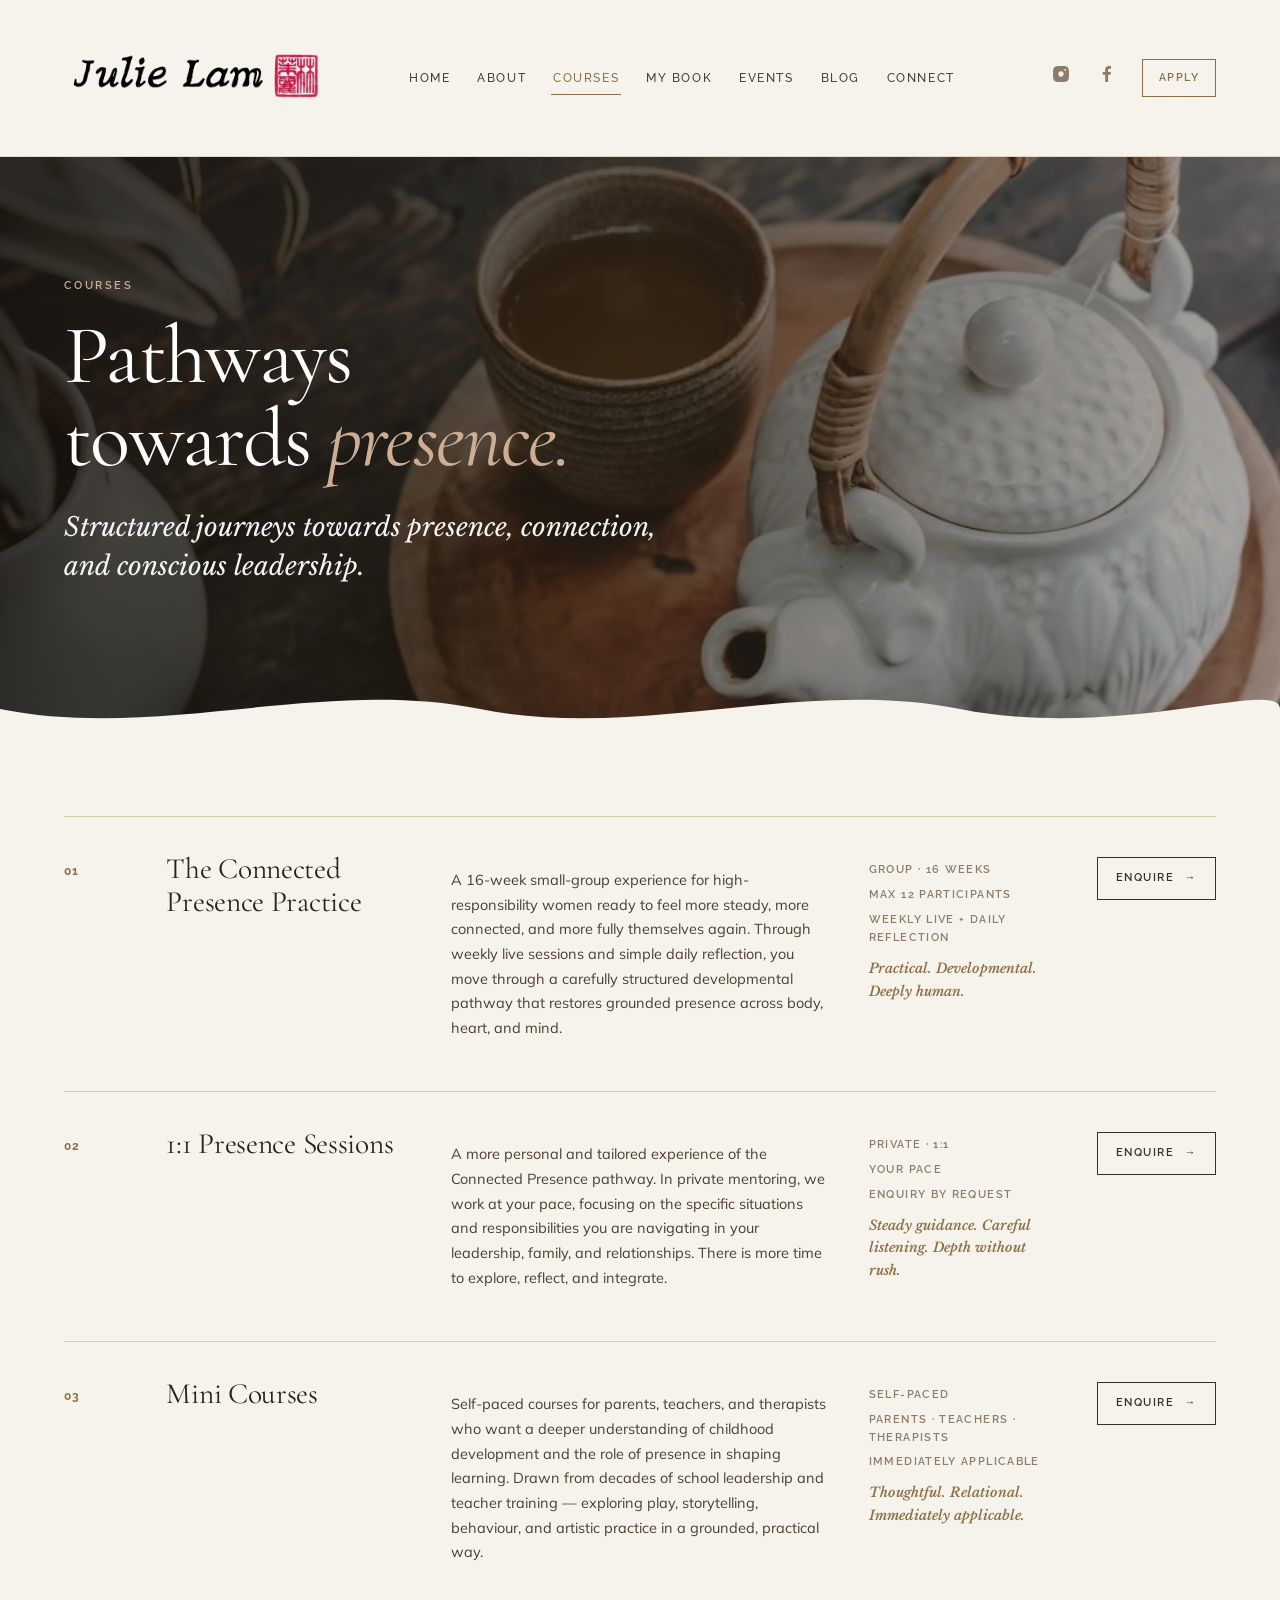
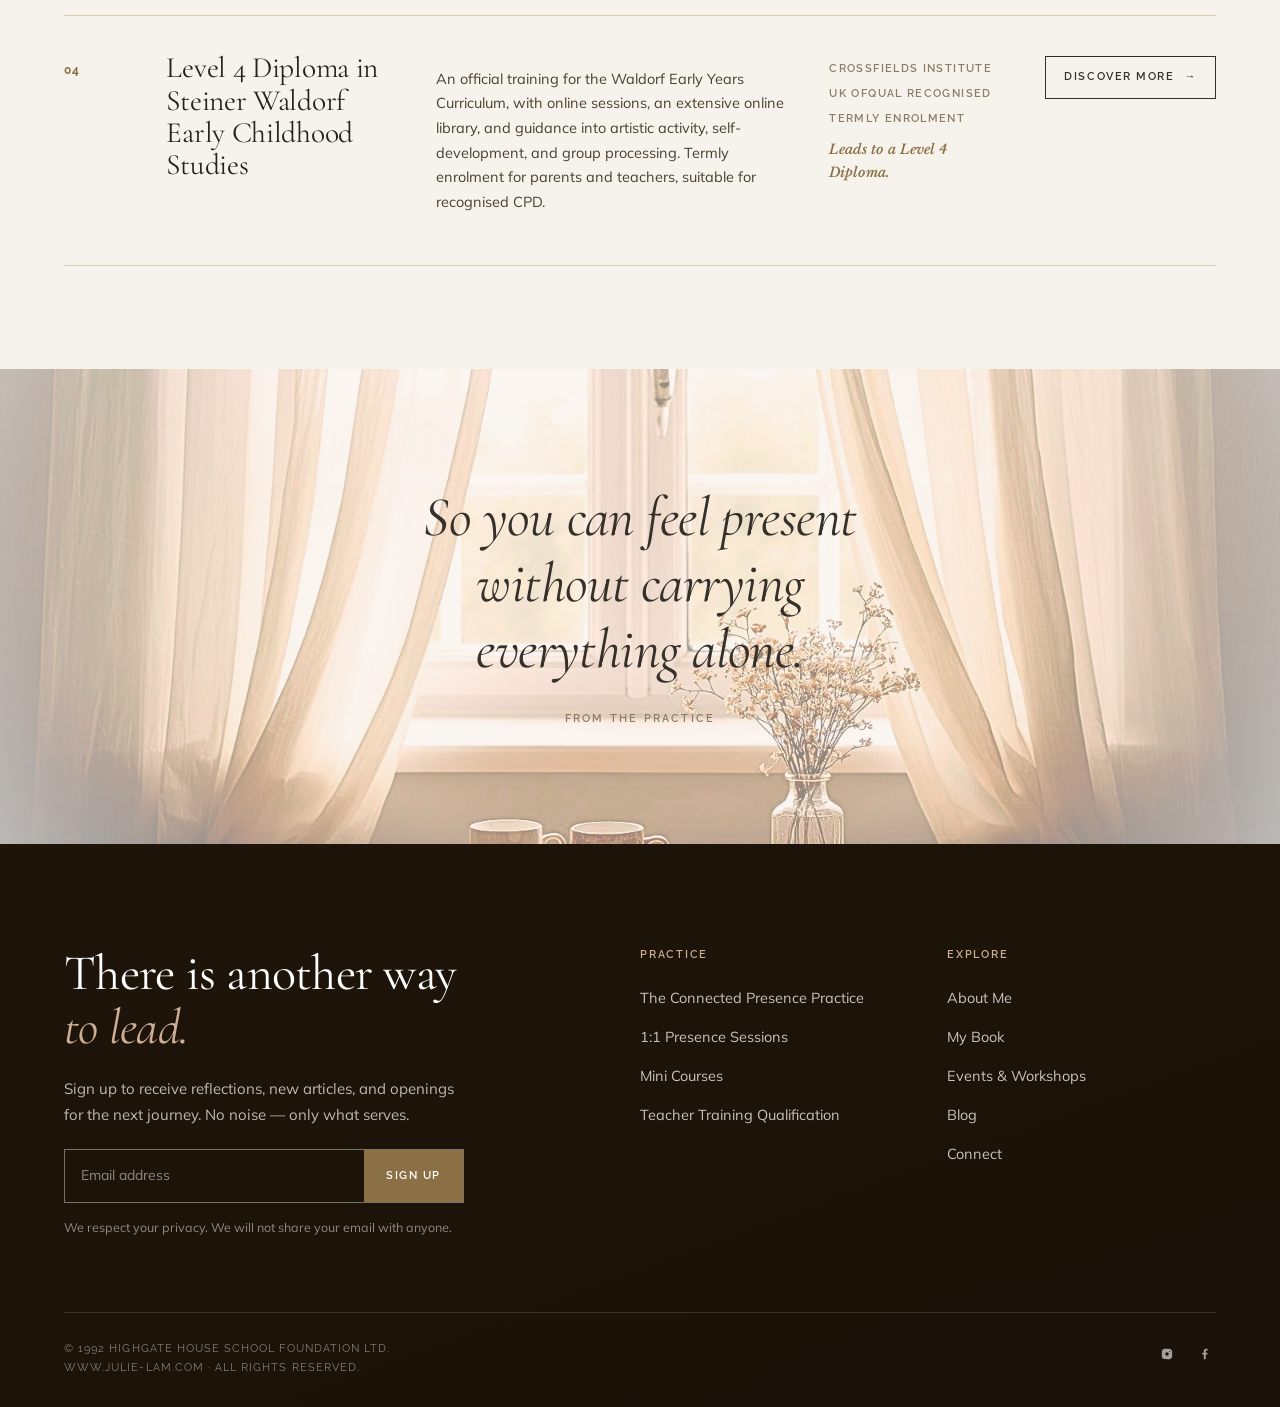
<file: courses.html>
<!DOCTYPE html>
<html lang="en">
<head>
  <meta charset="utf-8">
  <meta name="viewport" content="width=device-width, initial-scale=1">
  <title>Courses — Julie Lam</title>
  <meta name="description" content="Structured journeys towards presence, connection, and conscious leadership.">
  <link rel="preconnect" href="https://fonts.googleapis.com">
  <link rel="preconnect" href="https://fonts.gstatic.com" crossorigin>
  <link href="https://fonts.googleapis.com/css2?family=Cormorant+Garamond:ital,wght@0,300;0,400;0,600;1,300;1,400;1,600&family=Libre+Baskerville:ital,wght@0,400;0,700;1,400&family=Mulish:wght@300;400;500;600&family=Raleway:wght@400;500;600&display=swap" rel="stylesheet">
  <link rel="stylesheet" href="css/styles.css">
</head>
<body>

<!-- NAV -->
<header class="nav" id="site-nav">
  <div class="nav-inner">
    <a href="index.html" aria-label="Julie Lam — home">
      <img class="brand-logo" src="images/logo.webp" alt="Julie Lam">
    </a>
    <nav class="nav-links">
      <a href="index.html" class="nav-link">Home</a>
      <a href="about.html" class="nav-link">About</a>
      <a href="courses.html" class="nav-link active">Courses</a>
      <a href="book.html" class="nav-link">My Book</a>
      <a href="events.html" class="nav-link">Events</a>
      <a href="blog.html" class="nav-link">Blog</a>
      <a href="connect.html" class="nav-link">Connect</a>
    </nav>
    <div style="display:flex;align-items:center;gap:18px">
      <div class="nav-social">
        <a href="http://instagram.com/thejulielam" target="_blank" rel="noreferrer" aria-label="Instagram">
          <svg viewBox="0 0 64 64"><path d="M46.91,25.816c-0.073-1.597-0.326-2.687-0.697-3.641c-0.383-0.986-0.896-1.823-1.73-2.657c-0.834-0.834-1.67-1.347-2.657-1.73c-0.954-0.371-2.045-0.624-3.641-0.697C36.585,17.017,36.074,17,32,17s-4.585,0.017-6.184,0.09c-1.597,0.073-2.687,0.326-3.641,0.697c-0.986,0.383-1.823,0.896-2.657,1.73c-0.834,0.834-1.347,1.67-1.73,2.657c-0.371,0.954-0.624,2.045-0.697,3.641C17.017,27.415,17,27.926,17,32c0,4.074,0.017,4.585,0.09,6.184c0.073,1.597,0.326,2.687,0.697,3.641c0.383,0.986,0.896,1.823,1.73,2.657c0.834,0.834,1.67,1.347,2.657,1.73c0.954,0.371,2.045,0.624,3.641,0.697C27.415,46.983,27.926,47,32,47s4.585-0.017,6.184-0.09c1.597-0.073,2.687-0.326,3.641-0.697c0.986-0.383,1.823-0.896,2.657-1.73c0.834-0.834,1.347-1.67,1.73-2.657c0.371-0.954,0.624-2.045,0.697-3.641C46.983,36.585,47,36.074,47,32S46.983,27.415,46.91,25.816z M32,37c-2.761,0-5-2.239-5-5c0-2.761,2.239-5,5-5s5,2.239,5,5C37,34.761,34.761,37,32,37z M40.007,25.993c-0.994,0-1.8-0.806-1.8-1.8s0.806-1.8,1.8-1.8s1.8,0.806,1.8,1.8S41.001,25.993,40.007,25.993z"/></svg>
        </a>
        <a href="https://www.facebook.com/JulieLam" target="_blank" rel="noreferrer" aria-label="Facebook">
          <svg viewBox="0 0 64 64"><path d="M34.1,47V33.3h4.6l0.7-5.3h-5.3v-3.4c0-1.5,0.4-2.6,2.6-2.6l2.8,0v-4.8c-0.5-0.1-2.2-0.2-4.1-0.2c-4.1,0-6.9,2.5-6.9,7V28H24v5.3h4.6V47H34.1z"/></svg>
        </a>
      </div>
      <a href="courses.html" class="nav-cta">Apply</a>
      <button class="nav-mobile-toggle" id="menu-toggle" aria-label="Menu"><span></span><span></span></button>
    </div>
  </div>
  <div class="mobile-menu" id="mobile-menu">
    <a href="index.html">Home</a>
    <a href="about.html">About</a>
    <a href="courses.html">Courses</a>
    <a href="book.html">My Book</a>
    <a href="events.html">Events</a>
    <a href="blog.html">Blog</a>
    <a href="connect.html">Connect</a>
  </div>
</header>

<main class="page">

  <!-- HERO -->
  <section class="hero" style="min-height:58vh">
    <div class="hero-bg"><img src="images/tea-still.webp" alt=""></div>
    <div class="hero-inner">
      <div class="hero-content">
        <div class="eyebrow on-dark">Courses</div>
        <h1 class="hero-title" style="font-size:clamp(40px,6.5vw,88px)">Pathways towards <span class="italic">presence.</span></h1>
        <p class="hero-tagline">Structured journeys towards presence, connection, and conscious leadership.</p>
      </div>
    </div>
    <div class="wave">
      <svg viewBox="0 0 1440 60" preserveAspectRatio="none" xmlns="http://www.w3.org/2000/svg">
        <path d="M0,30 C180,60 360,0 540,30 C720,60 900,0 1080,30 C1260,60 1440,0 1440,30 L1440,60 L0,60 Z" fill="#f6f3ec"/>
      </svg>
    </div>
  </section>

  <!-- COURSE LIST -->
  <section class="flush-top" style="padding-top:clamp(40px,6vw,84px)">
    <div class="wrap">
      <div class="course-list">

        <div class="course">
          <div class="course-num">01</div>
          <h3 class="course-name">The Connected Presence Practice</h3>
          <p class="course-desc">A 16-week small-group experience for high-responsibility women ready to feel more steady, more connected, and more fully themselves again. Through weekly live sessions and simple daily reflection, you move through a carefully structured developmental pathway that restores grounded presence across body, heart, and mind.</p>
          <div class="course-meta">
            <div>Group · 16 weeks</div>
            <div>Max 12 participants</div>
            <div>Weekly live + daily reflection</div>
            <div class="price" style="font-family:var(--book);font-style:italic;text-transform:none;letter-spacing:0;font-size:13.5px;margin-top:4px">Practical. Developmental. Deeply human.</div>
          </div>
          <div class="course-action">
            <a href="connect.html" class="btn" style="padding:11px 18px;font-size:11px">Enquire <span class="arrow">→</span></a>
          </div>
        </div>

        <div class="course">
          <div class="course-num">02</div>
          <h3 class="course-name">1:1 Presence Sessions</h3>
          <p class="course-desc">A more personal and tailored experience of the Connected Presence pathway. In private mentoring, we work at your pace, focusing on the specific situations and responsibilities you are navigating in your leadership, family, and relationships. There is more time to explore, reflect, and integrate.</p>
          <div class="course-meta">
            <div>Private · 1:1</div>
            <div>Your pace</div>
            <div>Enquiry by request</div>
            <div class="price" style="font-family:var(--book);font-style:italic;text-transform:none;letter-spacing:0;font-size:13.5px;margin-top:4px">Steady guidance. Careful listening. Depth without rush.</div>
          </div>
          <div class="course-action">
            <a href="connect.html" class="btn" style="padding:11px 18px;font-size:11px">Enquire <span class="arrow">→</span></a>
          </div>
        </div>

        <div class="course">
          <div class="course-num">03</div>
          <h3 class="course-name">Mini Courses</h3>
          <p class="course-desc">Self-paced courses for parents, teachers, and therapists who want a deeper understanding of childhood development and the role of presence in shaping learning. Drawn from decades of school leadership and teacher training — exploring play, storytelling, behaviour, and artistic practice in a grounded, practical way.</p>
          <div class="course-meta">
            <div>Self-paced</div>
            <div>Parents · teachers · therapists</div>
            <div>Immediately applicable</div>
            <div class="price" style="font-family:var(--book);font-style:italic;text-transform:none;letter-spacing:0;font-size:13.5px;margin-top:4px">Thoughtful. Relational. Immediately applicable.</div>
          </div>
          <div class="course-action">
            <a href="connect.html" class="btn" style="padding:11px 18px;font-size:11px">Enquire <span class="arrow">→</span></a>
          </div>
        </div>

        <div class="course">
          <div class="course-num">04</div>
          <h3 class="course-name">Level 4 Diploma in Steiner Waldorf Early Childhood Studies</h3>
          <p class="course-desc">An official training for the Waldorf Early Years Curriculum, with online sessions, an extensive online library, and guidance into artistic activity, self-development, and group processing. Termly enrolment for parents and teachers, suitable for recognised CPD.</p>
          <div class="course-meta">
            <div>Crossfields Institute</div>
            <div>UK Ofqual recognised</div>
            <div>Termly enrolment</div>
            <div class="price" style="font-family:var(--book);font-style:italic;text-transform:none;letter-spacing:0;font-size:13.5px;margin-top:4px">Leads to a Level 4 Diploma.</div>
          </div>
          <div class="course-action">
            <a href="diploma.html" class="btn" style="padding:11px 18px;font-size:11px">Discover more <span class="arrow">→</span></a>
          </div>
        </div>

      </div>
    </div>
  </section>

  <!-- PULL QUOTE -->
  <div class="pull">
    <div class="pull-bg"><img src="images/window-warm.webp" alt=""></div>
    <div class="pull-inner wrap">
      <p class="pull-text">So you can feel present without carrying everything alone.</p>
      <div class="pull-attr">From the practice</div>
    </div>
  </div>

</main>

<!-- FOOTER -->
<footer class="foot">
  <div class="foot-inner">
    <div class="foot-top">
      <div>
        <h3 class="foot-title">There is another way<br><span class="italic">to lead.</span></h3>
        <p>Sign up to receive reflections, new articles, and openings for the next journey. No noise — only what serves.</p>
        <form action="https://YOUR_ACCOUNT.us1.list-manage.com/subscribe/post?u=XXXXXXXX&amp;id=XXXXXXXX" method="post" target="_blank" novalidate class="subscribe">
          <input type="email" name="EMAIL" placeholder="Email address" required>
          <div class="mc-honeypot" aria-hidden="true"><input type="text" name="b_XXXXXXXX_XXXXXXXX" tabindex="-1" value=""></div>
          <button type="submit" name="subscribe">Sign Up</button>
        </form>
        <p style="font-size:12.5px;margin-top:14px;color:rgba(255,255,255,0.5)">We respect your privacy. We will not share your email with anyone.</p>
      </div>
      <div class="foot-col">
        <h4>Practice</h4>
        <ul>
          <li><a href="courses.html">The Connected Presence Practice</a></li>
          <li><a href="courses.html">1:1 Presence Sessions</a></li>
          <li><a href="courses.html">Mini Courses</a></li>
          <li><a href="courses.html">Teacher Training Qualification</a></li>
        </ul>
      </div>
      <div class="foot-col">
        <h4>Explore</h4>
        <ul>
          <li><a href="about.html">About Me</a></li>
          <li><a href="book.html">My Book</a></li>
          <li><a href="events.html">Events &amp; Workshops</a></li>
          <li><a href="blog.html">Blog</a></li>
          <li><a href="connect.html">Connect</a></li>
        </ul>
      </div>
    </div>
    <div class="foot-bottom">
      <span class="copy">© 1992 Highgate House School Foundation Ltd.<br>www.julie-lam.com · All rights reserved.</span>
      <div class="foot-social">
        <a href="http://instagram.com/thejulielam" target="_blank" rel="noreferrer" aria-label="Instagram">
          <svg viewBox="0 0 64 64"><path d="M46.91,25.816c-0.073-1.597-0.326-2.687-0.697-3.641c-0.383-0.986-0.896-1.823-1.73-2.657c-0.834-0.834-1.67-1.347-2.657-1.73c-0.954-0.371-2.045-0.624-3.641-0.697C36.585,17.017,36.074,17,32,17s-4.585,0.017-6.184,0.09c-1.597,0.073-2.687,0.326-3.641,0.697c-0.986,0.383-1.823,0.896-2.657,1.73c-0.834,0.834-1.347,1.67-1.73,2.657c-0.371,0.954-0.624,2.045-0.697,3.641C17.017,27.415,17,27.926,17,32c0,4.074,0.017,4.585,0.09,6.184c0.073,1.597,0.326,2.687,0.697,3.641c0.383,0.986,0.896,1.823,1.73,2.657c0.834,0.834,1.67,1.347,2.657,1.73c0.954,0.371,2.045,0.624,3.641,0.697C27.415,46.983,27.926,47,32,47s4.585-0.017,6.184-0.09c1.597-0.073,2.687-0.326,3.641-0.697c0.986-0.383,1.823-0.896,2.657-1.73c0.834-0.834,1.347-1.67,1.73-2.657c0.371-0.954,0.624-2.045,0.697-3.641C46.983,36.585,47,36.074,47,32S46.983,27.415,46.91,25.816z M32,37c-2.761,0-5-2.239-5-5c0-2.761,2.239-5,5-5s5,2.239,5,5C37,34.761,34.761,37,32,37z M40.007,25.993c-0.994,0-1.8-0.806-1.8-1.8s0.806-1.8,1.8-1.8s1.8,0.806,1.8,1.8S41.001,25.993,40.007,25.993z"/></svg>
        </a>
        <a href="https://www.facebook.com/JulieLam" target="_blank" rel="noreferrer" aria-label="Facebook">
          <svg viewBox="0 0 64 64"><path d="M34.1,47V33.3h4.6l0.7-5.3h-5.3v-3.4c0-1.5,0.4-2.6,2.6-2.6l2.8,0v-4.8c-0.5-0.1-2.2-0.2-4.1-0.2c-4.1,0-6.9,2.5-6.9,7V28H24v5.3h4.6V47H34.1z"/></svg>
        </a>
      </div>
    </div>
  </div>
</footer>

<script src="js/main.js"></script>
</body>
</html>
</file>
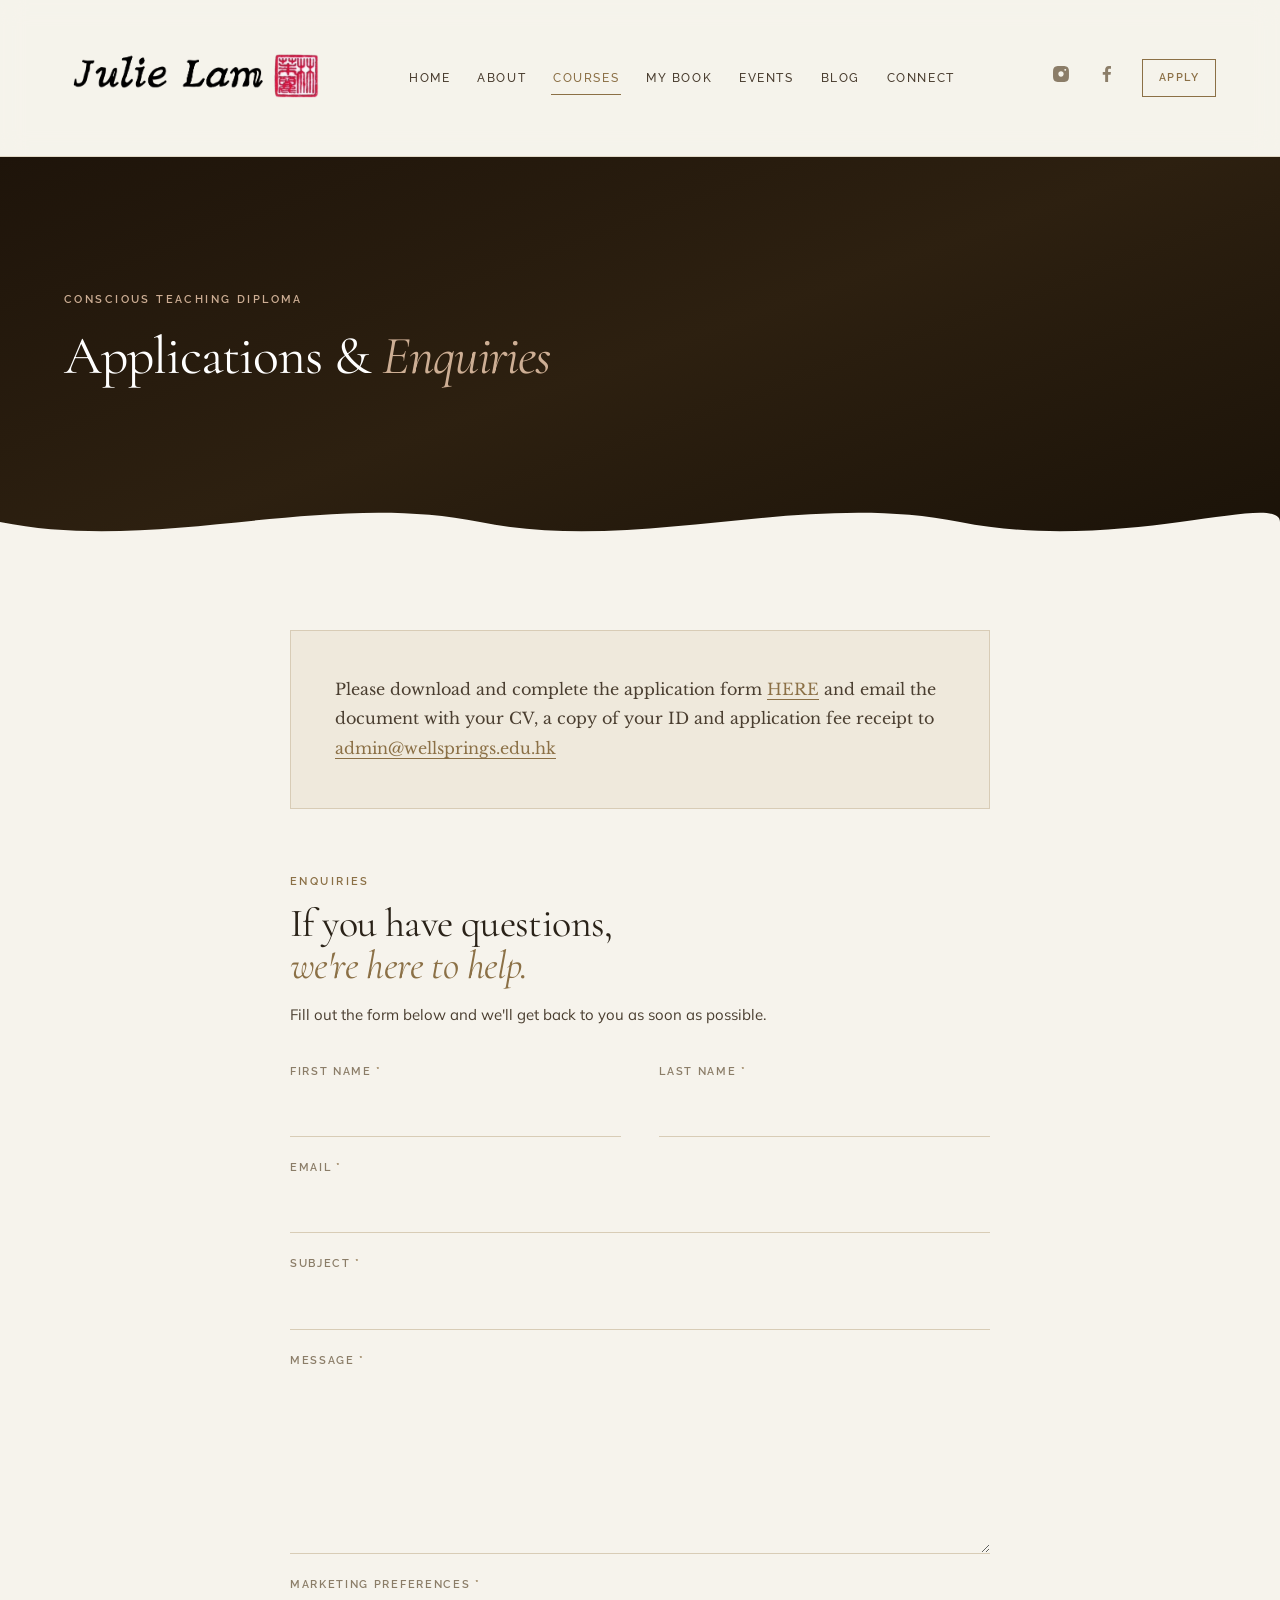
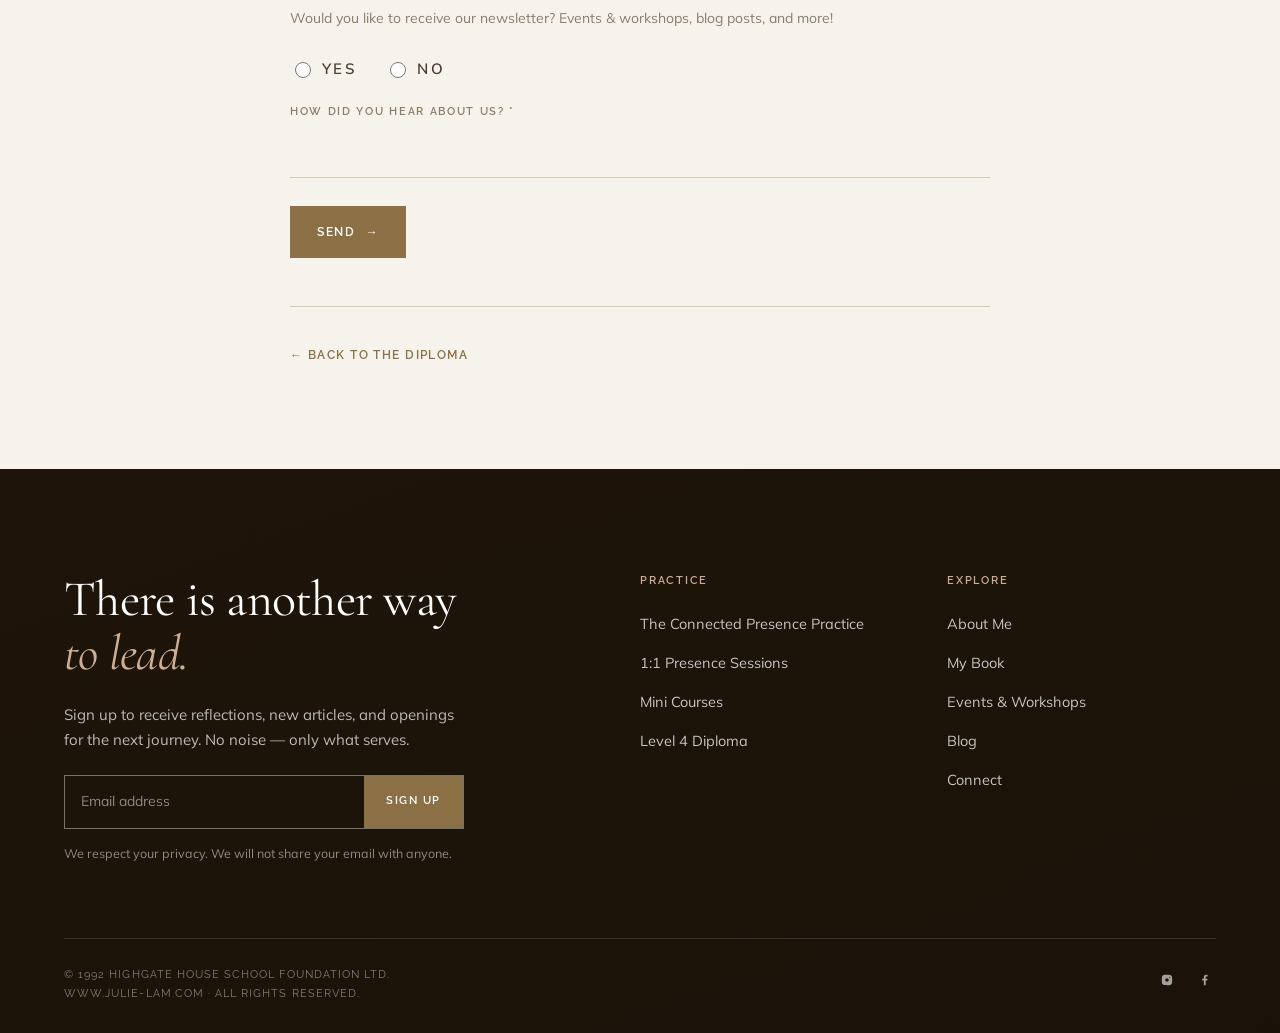
<file: diploma-apply.html>
<!DOCTYPE html>
<html lang="en">
<head>
  <meta charset="utf-8">
  <meta name="viewport" content="width=device-width, initial-scale=1">
  <title>Apply — Conscious Teaching Diploma — Julie Lam</title>
  <meta name="description" content="Applications and enquiries for the CFI Level 4 Diploma in Integrative Early Childhood Pedagogy.">
  <link rel="preconnect" href="https://fonts.googleapis.com">
  <link rel="preconnect" href="https://fonts.gstatic.com" crossorigin>
  <link href="https://fonts.googleapis.com/css2?family=Cormorant+Garamond:ital,wght@0,300;0,400;0,600;1,300;1,400;1,600&family=Libre+Baskerville:ital,wght@0,400;0,700;1,400&family=Mulish:wght@300;400;500;600&family=Raleway:wght@400;500;600&display=swap" rel="stylesheet">
  <link rel="stylesheet" href="css/styles.css">
  <style>
    .name-row { display: grid; grid-template-columns: 1fr 1fr; gap: var(--gutter); }
    @media (max-width: 560px) { .name-row { grid-template-columns: 1fr; } }
    .radio-group { display: flex; gap: 28px; margin-top: 8px; }
    .radio-group label { display: flex; align-items: center; gap: 8px; font-family: var(--sans); font-size: 15px; color: var(--ink-2); cursor: pointer; }
    .radio-group input[type="radio"] { accent-color: var(--gold); width: 16px; height: 16px; }
    .apply-instructions { background: var(--bg-2); border: 1px solid var(--rule); padding: clamp(28px, 4vw, 44px); margin-bottom: clamp(40px, 6vw, 64px); }
    .apply-instructions p { font-family: var(--book); font-size: 16px; line-height: 1.85; color: var(--ink-2); margin: 0; }
    .apply-instructions a { color: var(--gold); border-bottom: 1px solid currentColor; }
  </style>
</head>
<body>

<!-- NAV -->
<header class="nav" id="site-nav">
  <div class="nav-inner">
    <a href="index.html" aria-label="Julie Lam — home">
      <img class="brand-logo" src="images/logo.webp" alt="Julie Lam">
    </a>
    <nav class="nav-links">
      <a href="index.html" class="nav-link">Home</a>
      <a href="about.html" class="nav-link">About</a>
      <a href="courses.html" class="nav-link active">Courses</a>
      <a href="book.html" class="nav-link">My Book</a>
      <a href="events.html" class="nav-link">Events</a>
      <a href="blog.html" class="nav-link">Blog</a>
      <a href="connect.html" class="nav-link">Connect</a>
    </nav>
    <div style="display:flex;align-items:center;gap:18px">
      <div class="nav-social">
        <a href="http://instagram.com/thejulielam" target="_blank" rel="noreferrer" aria-label="Instagram">
          <svg viewBox="0 0 64 64"><path d="M46.91,25.816c-0.073-1.597-0.326-2.687-0.697-3.641c-0.383-0.986-0.896-1.823-1.73-2.657c-0.834-0.834-1.67-1.347-2.657-1.73c-0.954-0.371-2.045-0.624-3.641-0.697C36.585,17.017,36.074,17,32,17s-4.585,0.017-6.184,0.09c-1.597,0.073-2.687,0.326-3.641,0.697c-0.986,0.383-1.823,0.896-2.657,1.73c-0.834,0.834-1.347,1.67-1.73,2.657c-0.371,0.954-0.624,2.045-0.697,3.641C17.017,27.415,17,27.926,17,32c0,4.074,0.017,4.585,0.09,6.184c0.073,1.597,0.326,2.687,0.697,3.641c0.383,0.986,0.896,1.823,1.73,2.657c0.834,0.834,1.67,1.347,2.657,1.73c0.954,0.371,2.045,0.624,3.641,0.697C27.415,46.983,27.926,47,32,47s4.585-0.017,6.184-0.09c1.597-0.073,2.687-0.326,3.641-0.697c0.986-0.383,1.823-0.896,2.657-1.73c0.834-0.834,1.347-1.67,1.73-2.657c0.371-0.954,0.624-2.045,0.697-3.641C46.983,36.585,47,36.074,47,32S46.983,27.415,46.91,25.816z M32,37c-2.761,0-5-2.239-5-5c0-2.761,2.239-5,5-5s5,2.239,5,5C37,34.761,34.761,37,32,37z M40.007,25.993c-0.994,0-1.8-0.806-1.8-1.8s0.806-1.8,1.8-1.8s1.8,0.806,1.8,1.8S41.001,25.993,40.007,25.993z"/></svg>
        </a>
        <a href="https://www.facebook.com/JulieLam" target="_blank" rel="noreferrer" aria-label="Facebook">
          <svg viewBox="0 0 64 64"><path d="M34.1,47V33.3h4.6l0.7-5.3h-5.3v-3.4c0-1.5,0.4-2.6,2.6-2.6l2.8,0v-4.8c-0.5-0.1-2.2-0.2-4.1-0.2c-4.1,0-6.9,2.5-6.9,7V28H24v5.3h4.6V47H34.1z"/></svg>
        </a>
      </div>
      <a href="diploma-apply.html" class="nav-cta">Apply</a>
      <button class="nav-mobile-toggle" id="menu-toggle" aria-label="Menu"><span></span><span></span></button>
    </div>
  </div>
  <div class="mobile-menu" id="mobile-menu">
    <a href="index.html">Home</a>
    <a href="about.html">About</a>
    <a href="courses.html">Courses</a>
    <a href="book.html">My Book</a>
    <a href="events.html">Events</a>
    <a href="blog.html">Blog</a>
    <a href="connect.html">Connect</a>
  </div>
</header>

<main class="page">

  <!-- HERO -->
  <section class="hero" style="min-height:44vh;background:linear-gradient(160deg,#1e140a,#2d2010 50%,#1a1208)">
    <div class="hero-inner">
      <div class="hero-content" style="max-width:720px">
        <div class="eyebrow on-dark">Conscious Teaching Diploma</div>
        <h1 class="hero-title" style="font-size:clamp(32px,4.2vw,60px);line-height:1.1;margin-top:16px">Applications &amp; <span class="italic">Enquiries</span></h1>
      </div>
    </div>
    <div class="wave">
      <svg viewBox="0 0 1440 60" preserveAspectRatio="none" xmlns="http://www.w3.org/2000/svg">
        <path d="M0,30 C180,60 360,0 540,30 C720,60 900,0 1080,30 C1260,60 1440,0 1440,30 L1440,60 L0,60 Z" fill="#f6f3ec"/>
      </svg>
    </div>
  </section>

  <!-- CONTENT -->
  <section style="padding-top:clamp(40px,6vw,84px)">
    <div class="wrap">
      <div style="max-width:700px;margin:0 auto">

        <!-- Application instructions -->
        <div class="apply-instructions reveal">
          <p>Please download and complete the application form <a href="documents/CT+Application+Form.docx">HERE</a> and email the document with your CV, a copy of your ID and application fee receipt to <a href="mailto:admin@wellsprings.edu.hk">admin@wellsprings.edu.hk</a></p>
        </div>

        <!-- Enquiry form -->
        <div class="reveal">
          <div class="eyebrow">Enquiries</div>
          <h2 class="section-title" style="margin-top:12px;font-size:clamp(26px,3.2vw,40px)">If you have questions,<br><span class="italic">we're here to help.</span></h2>
          <p style="margin-top:16px;font-size:15px;color:var(--ink-2);line-height:1.75">Fill out the form below and we'll get back to you as soon as possible.</p>

          <!-- Replace YOUR_DIPLOMA_FORM_ID with the ID from your Formspree dashboard (formspree.io) -->
          <form action="https://formspree.io/f/YOUR_DIPLOMA_FORM_ID" method="post" style="margin-top:34px" id="apply-form">

            <div class="name-row">
              <div class="field">
                <label for="first-name">First Name <span style="color:var(--gold)">*</span></label>
                <input id="first-name" name="first_name" type="text" required autocomplete="given-name">
              </div>
              <div class="field">
                <label for="last-name">Last Name <span style="color:var(--gold)">*</span></label>
                <input id="last-name" name="last_name" type="text" required autocomplete="family-name">
              </div>
            </div>

            <div class="field">
              <label for="email">Email <span style="color:var(--gold)">*</span></label>
              <input id="email" name="email" type="email" required autocomplete="email">
            </div>

            <div class="field">
              <label for="subject">Subject <span style="color:var(--gold)">*</span></label>
              <input id="subject" name="subject" type="text" required>
            </div>

            <div class="field">
              <label for="message">Message <span style="color:var(--gold)">*</span></label>
              <textarea id="message" name="message" rows="6" required></textarea>
            </div>

            <div class="field">
              <label>Marketing Preferences <span style="color:var(--gold)">*</span></label>
              <p style="font-size:14px;color:var(--ink-3);margin:6px 0 10px;line-height:1.6">Would you like to receive our newsletter? Events &amp; workshops, blog posts, and more!</p>
              <div class="radio-group">
                <label><input type="radio" name="newsletter" value="Yes" required> Yes</label>
                <label><input type="radio" name="newsletter" value="No"> No</label>
              </div>
            </div>

            <div class="field">
              <label for="referral">How did you hear about us? <span style="color:var(--gold)">*</span></label>
              <input id="referral" name="referral" type="text" required>
            </div>

            <button type="submit" class="btn btn-solid" style="margin-top:6px">Send <span class="arrow">→</span></button>
          </form>

          <!-- Thank-you message shown after submit -->
          <div id="form-thanks" style="display:none;margin-top:36px;padding:26px;border:1px solid var(--rule);background:var(--bg-2)">
            <div class="eyebrow">Received</div>
            <p style="font-family:var(--serif);font-size:26px;margin-top:10px;margin-bottom:16px">Thank you. We'll be in touch soon.</p>
            <button class="text-link" onclick="document.getElementById('form-thanks').style.display='none';document.getElementById('apply-form').style.display='block'">Send another →</button>
          </div>
        </div>

        <div style="margin-top:48px;padding-top:32px;border-top:1px solid var(--rule)">
          <a href="diploma.html" style="font-family:var(--display);font-size:12px;letter-spacing:0.12em;text-transform:uppercase;color:var(--gold);font-weight:600">← Back to the Diploma</a>
        </div>

      </div>
    </div>
  </section>

</main>

<!-- FOOTER -->
<footer class="foot">
  <div class="foot-inner">
    <div class="foot-top">
      <div>
        <h3 class="foot-title">There is another way<br><span class="italic">to lead.</span></h3>
        <p>Sign up to receive reflections, new articles, and openings for the next journey. No noise — only what serves.</p>
        <form action="https://YOUR_ACCOUNT.us1.list-manage.com/subscribe/post?u=XXXXXXXX&amp;id=XXXXXXXX" method="post" target="_blank" novalidate class="subscribe">
          <input type="email" name="EMAIL" placeholder="Email address" required>
          <div class="mc-honeypot" aria-hidden="true"><input type="text" name="b_XXXXXXXX_XXXXXXXX" tabindex="-1" value=""></div>
          <button type="submit" name="subscribe">Sign Up</button>
        </form>
        <p style="font-size:12.5px;margin-top:14px;color:rgba(255,255,255,0.5)">We respect your privacy. We will not share your email with anyone.</p>
      </div>
      <div class="foot-col">
        <h4>Practice</h4>
        <ul>
          <li><a href="courses.html">The Connected Presence Practice</a></li>
          <li><a href="courses.html">1:1 Presence Sessions</a></li>
          <li><a href="courses.html">Mini Courses</a></li>
          <li><a href="diploma.html">Level 4 Diploma</a></li>
        </ul>
      </div>
      <div class="foot-col">
        <h4>Explore</h4>
        <ul>
          <li><a href="about.html">About Me</a></li>
          <li><a href="book.html">My Book</a></li>
          <li><a href="events.html">Events &amp; Workshops</a></li>
          <li><a href="blog.html">Blog</a></li>
          <li><a href="connect.html">Connect</a></li>
        </ul>
      </div>
    </div>
    <div class="foot-bottom">
      <span class="copy">© 1992 Highgate House School Foundation Ltd.<br>www.julie-lam.com · All rights reserved.</span>
      <div class="foot-social">
        <a href="http://instagram.com/thejulielam" target="_blank" rel="noreferrer" aria-label="Instagram">
          <svg viewBox="0 0 64 64"><path d="M46.91,25.816c-0.073-1.597-0.326-2.687-0.697-3.641c-0.383-0.986-0.896-1.823-1.73-2.657c-0.834-0.834-1.67-1.347-2.657-1.73c-0.954-0.371-2.045-0.624-3.641-0.697C36.585,17.017,36.074,17,32,17s-4.585,0.017-6.184,0.09c-1.597,0.073-2.687,0.326-3.641,0.697c-0.986,0.383-1.823,0.896-2.657,1.73c-0.834,0.834-1.347,1.67-1.73,2.657c-0.371,0.954-0.624,2.045-0.697,3.641C17.017,27.415,17,27.926,17,32c0,4.074,0.017,4.585,0.09,6.184c0.073,1.597,0.326,2.687,0.697,3.641c0.383,0.986,0.896,1.823,1.73,2.657c0.834,0.834,1.67,1.347,2.657,1.73c0.954,0.371,2.045,0.624,3.641,0.697C27.415,46.983,27.926,47,32,47s4.585-0.017,6.184-0.09c1.597-0.073,2.687-0.326,3.641-0.697c0.986-0.383,1.823-0.896,2.657-1.73c0.834-0.834,1.347-1.67,1.73-2.657c0.371-0.954,0.624-2.045,0.697-3.641C46.983,36.585,47,36.074,47,32S46.983,27.415,46.91,25.816z M32,37c-2.761,0-5-2.239-5-5c0-2.761,2.239-5,5-5s5,2.239,5,5C37,34.761,34.761,37,32,37z M40.007,25.993c-0.994,0-1.8-0.806-1.8-1.8s0.806-1.8,1.8-1.8s1.8,0.806,1.8,1.8S41.001,25.993,40.007,25.993z"/></svg>
        </a>
        <a href="https://www.facebook.com/JulieLam" target="_blank" rel="noreferrer" aria-label="Facebook">
          <svg viewBox="0 0 64 64"><path d="M34.1,47V33.3h4.6l0.7-5.3h-5.3v-3.4c0-1.5,0.4-2.6,2.6-2.6l2.8,0v-4.8c-0.5-0.1-2.2-0.2-4.1-0.2c-4.1,0-6.9,2.5-6.9,7V28H24v5.3h4.6V47H34.1z"/></svg>
        </a>
      </div>
    </div>
  </div>
</footer>

<script>
  const form = document.getElementById('apply-form');
  const thanks = document.getElementById('form-thanks');
  if (form) {
    form.addEventListener('submit', async (e) => {
      e.preventDefault();
      const data = new FormData(form);
      try {
        const res = await fetch(form.action, { method: 'POST', body: data, headers: { 'Accept': 'application/json' } });
        if (res.ok) {
          form.style.display = 'none';
          thanks.style.display = 'block';
        } else {
          form.submit();
        }
      } catch {
        form.submit();
      }
    });
  }
</script>
<script src="js/main.js"></script>
</body>
</html>
</file>
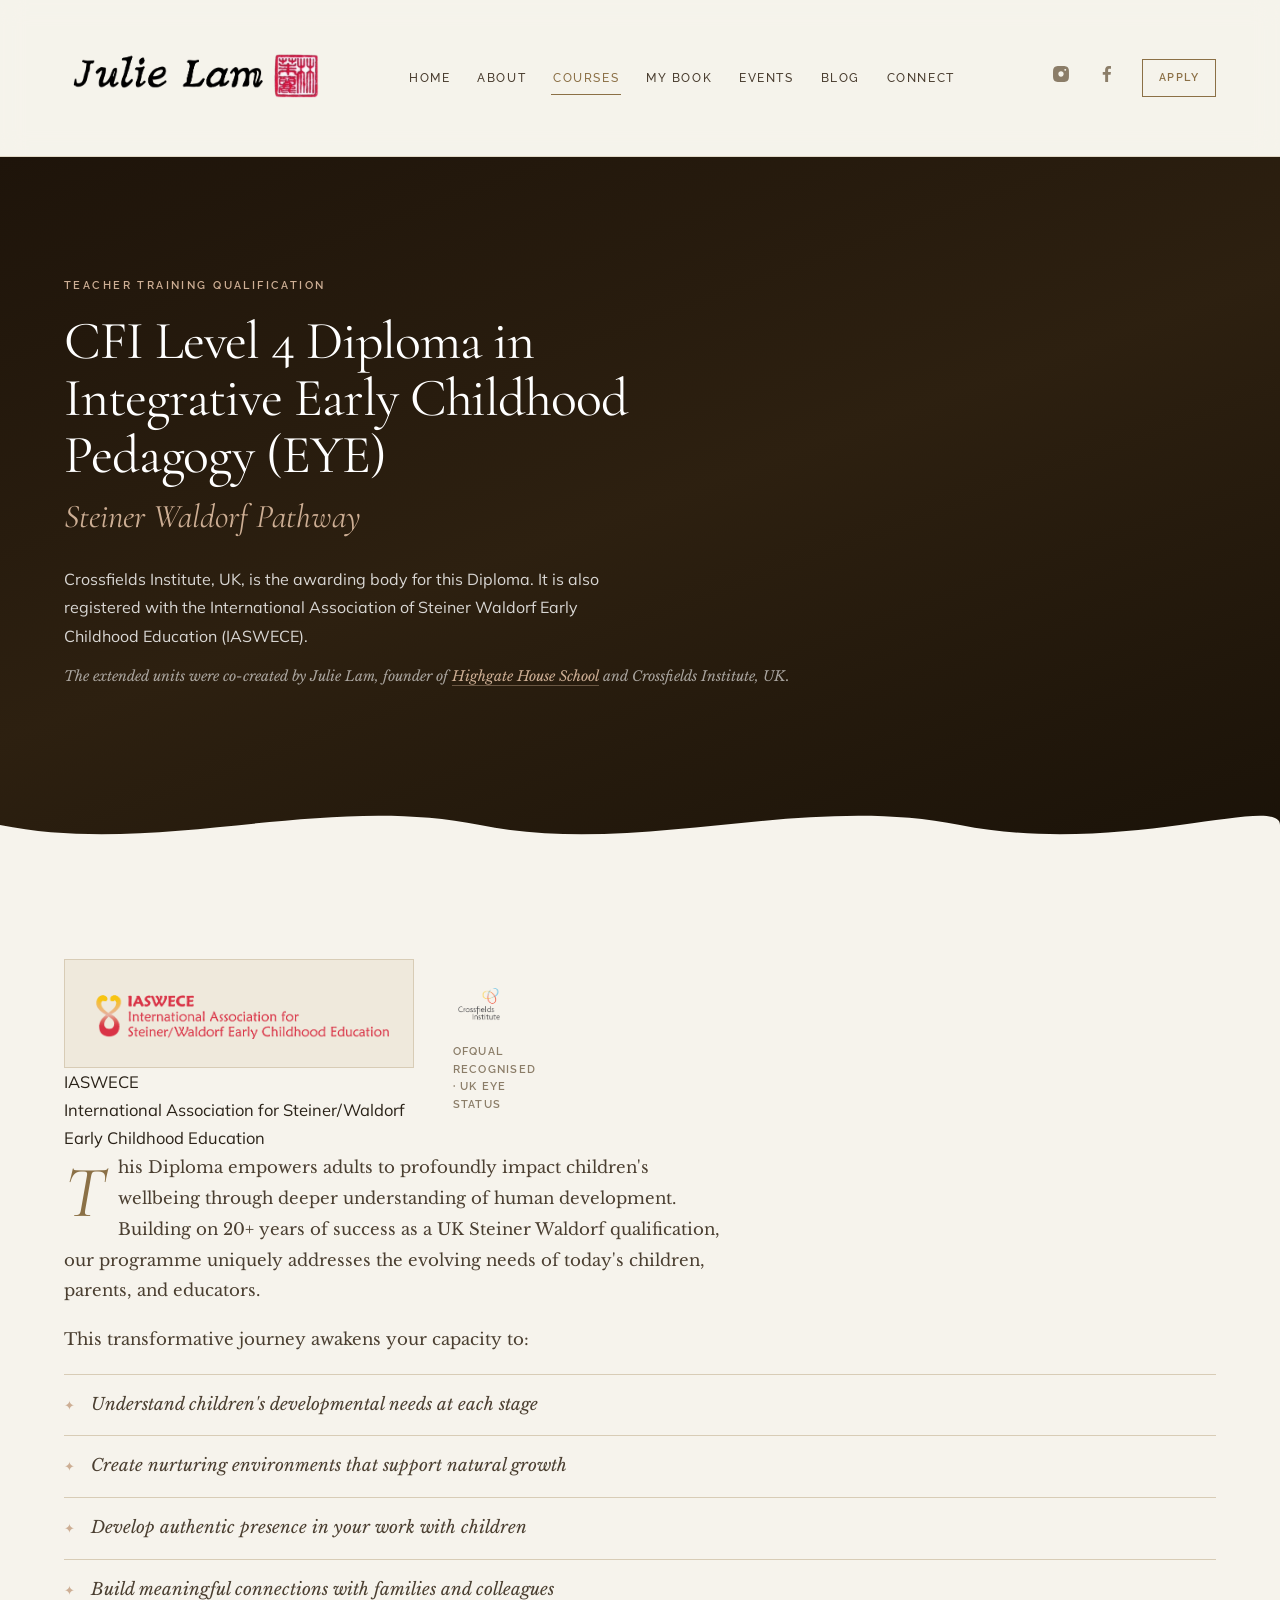
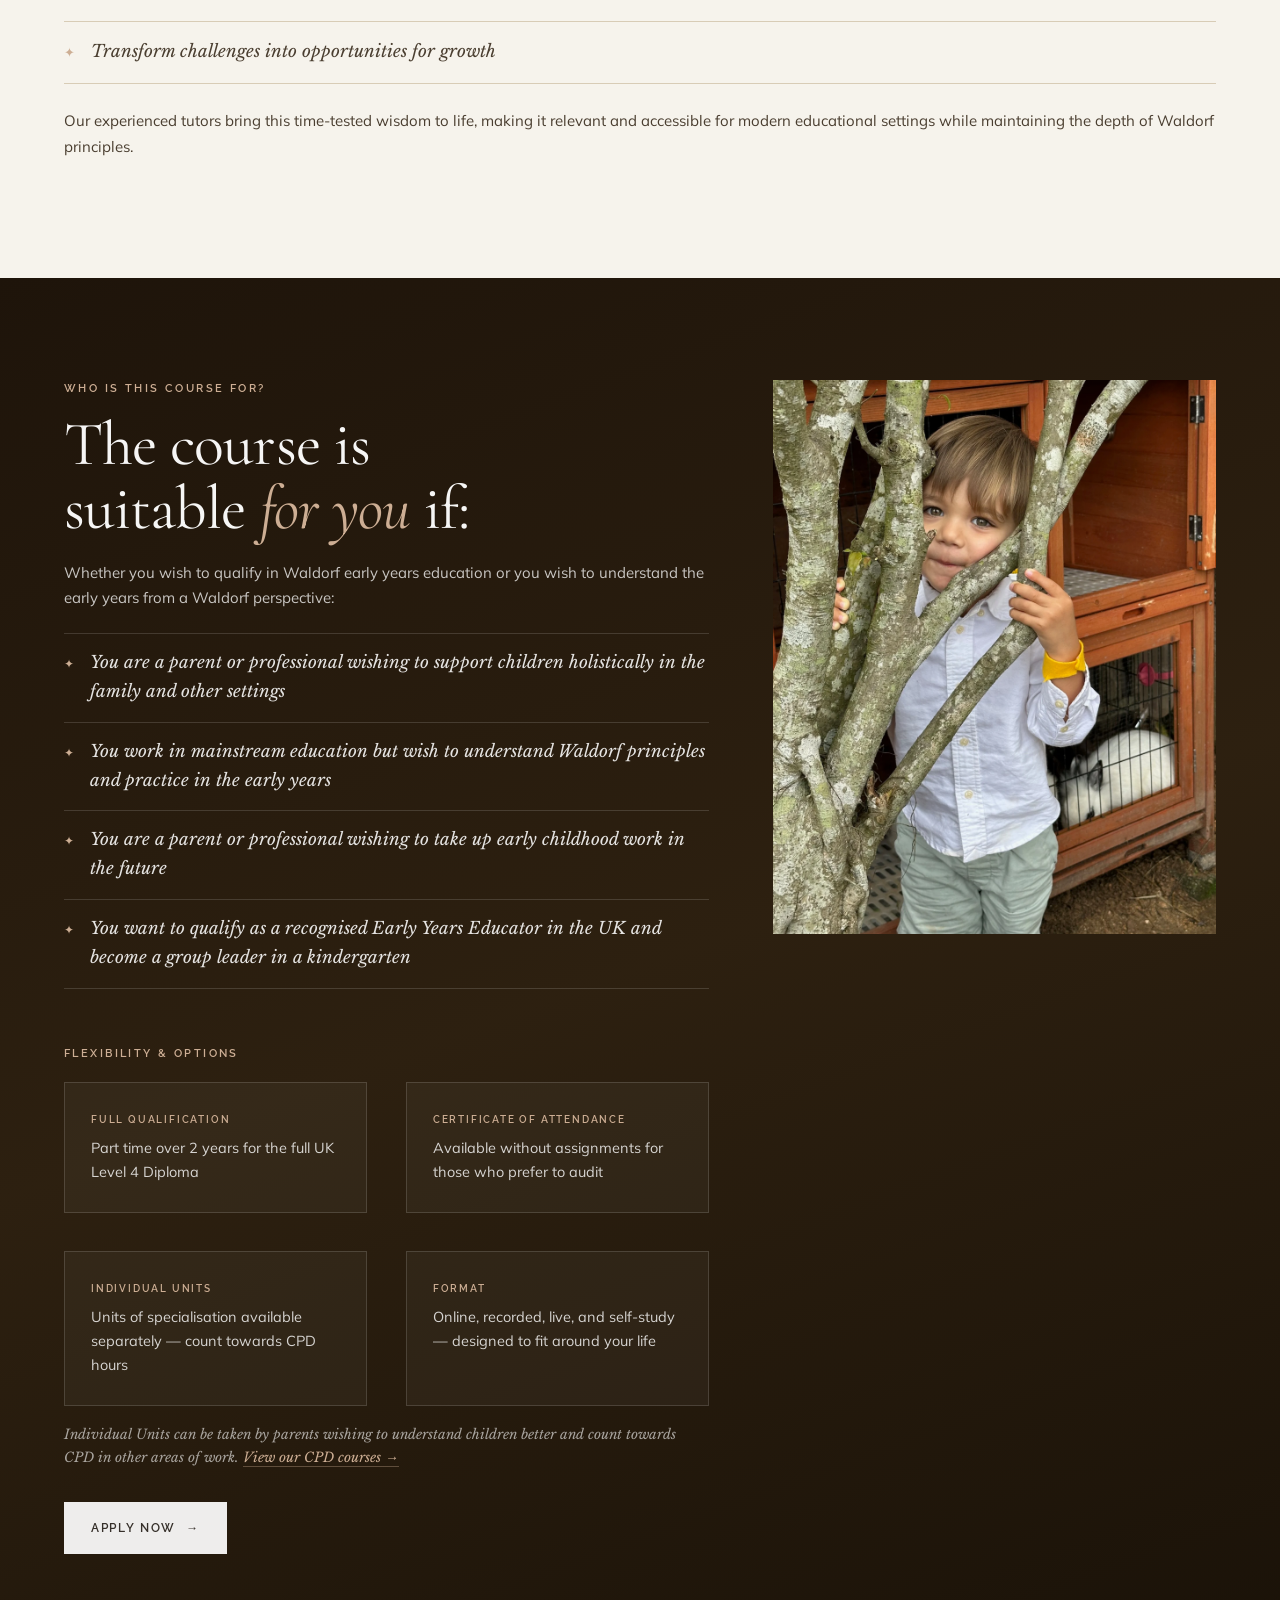
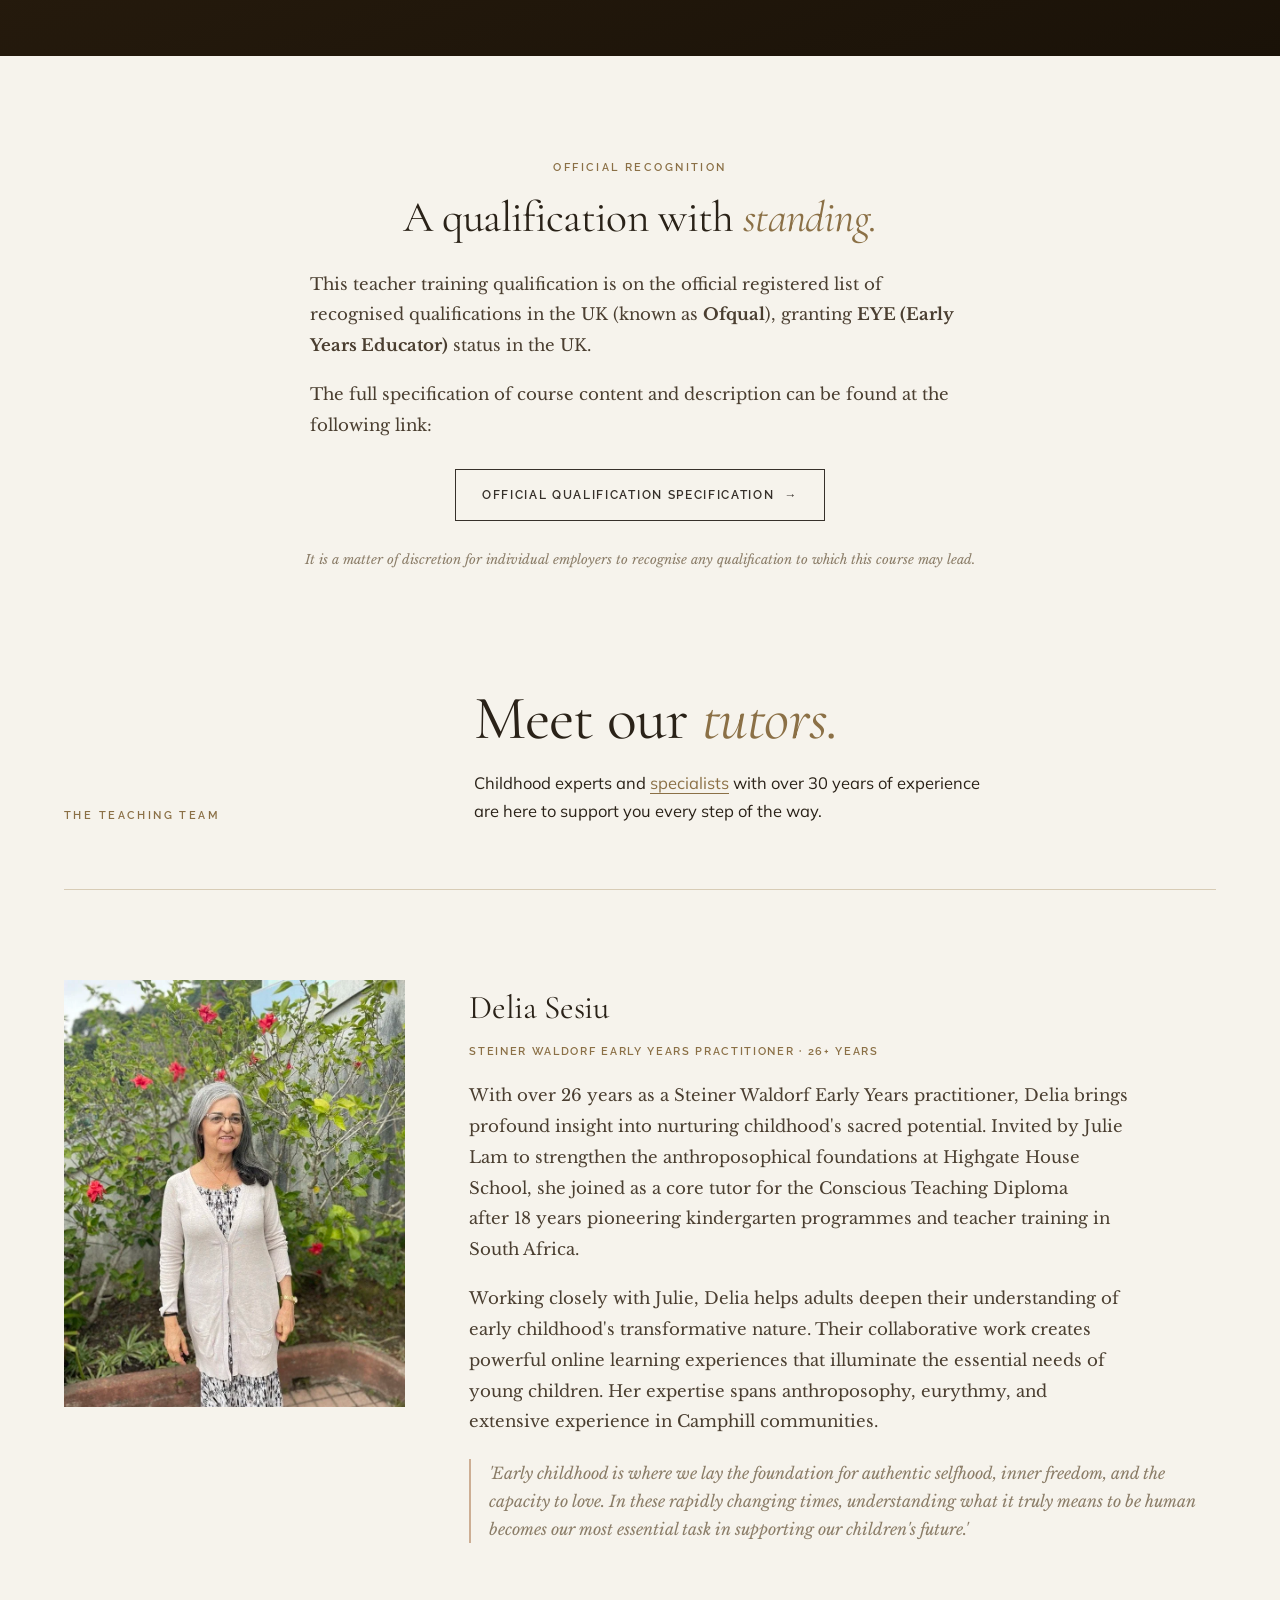
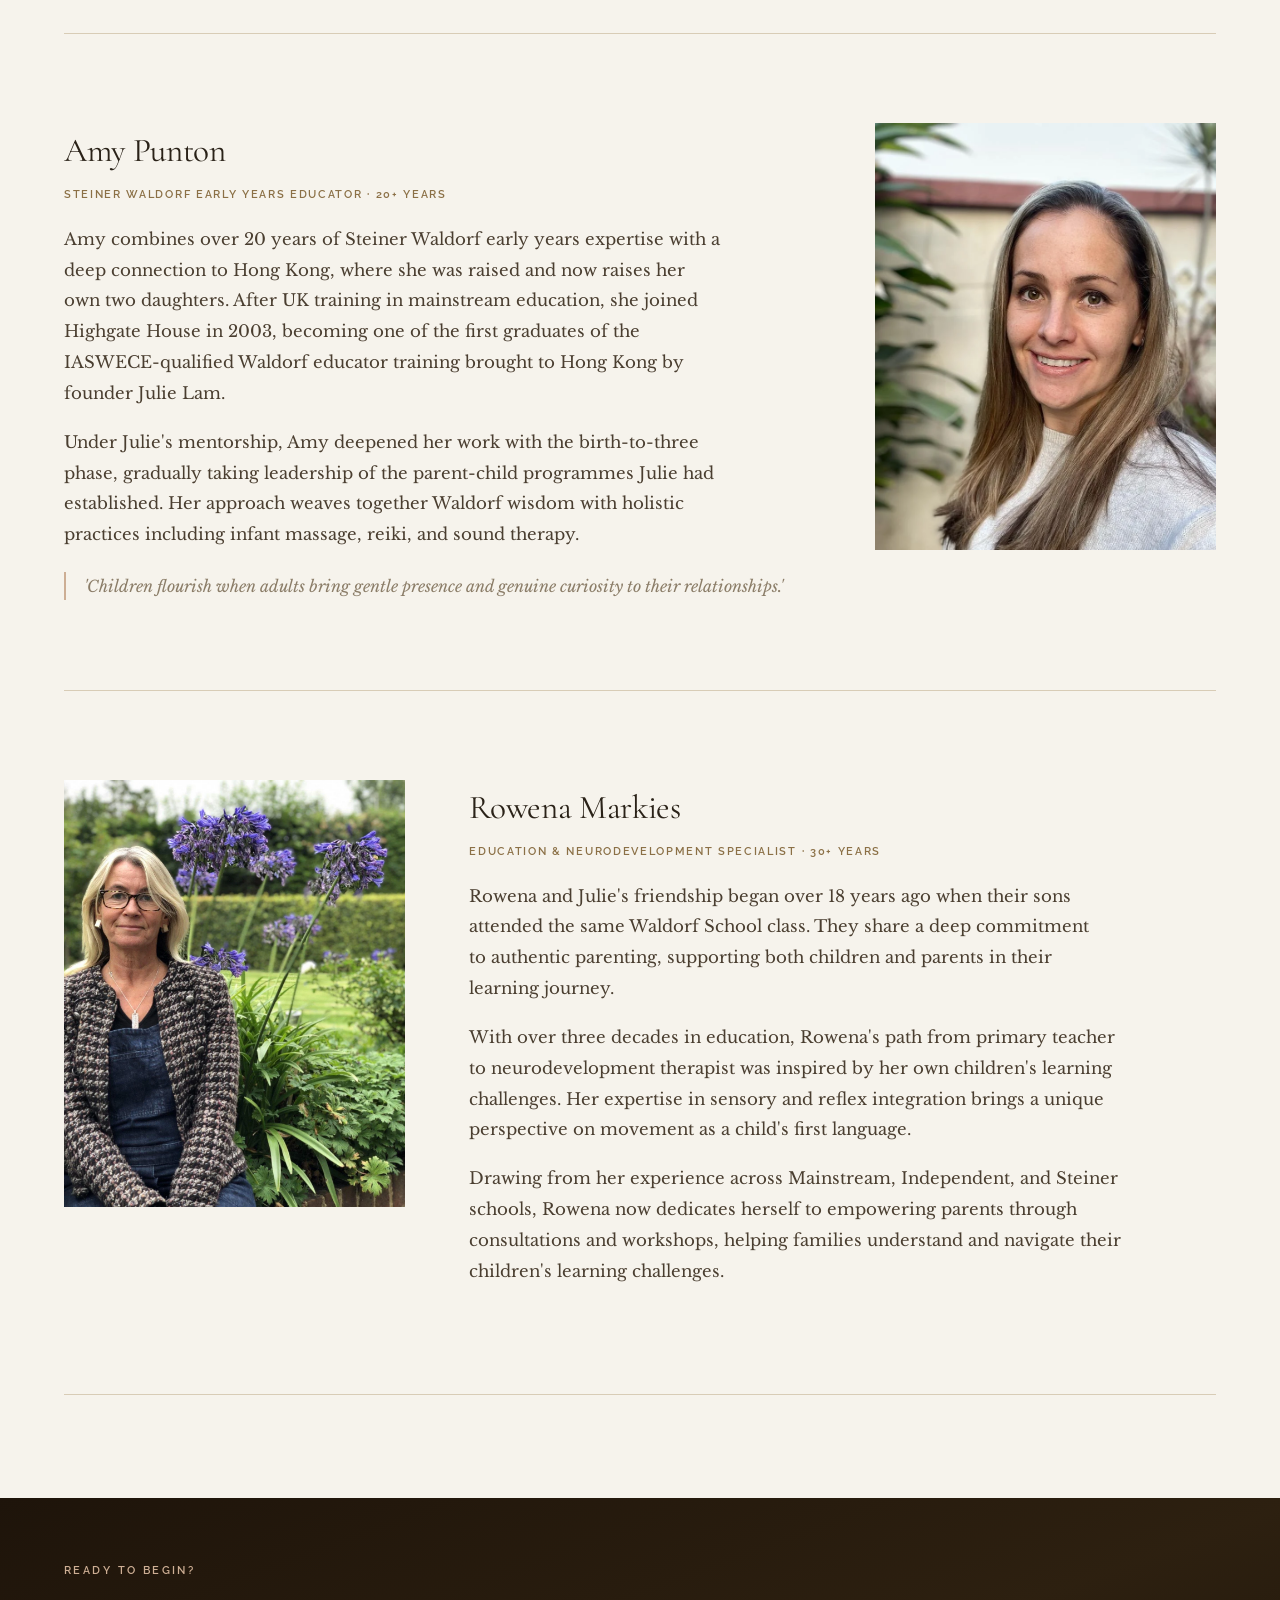
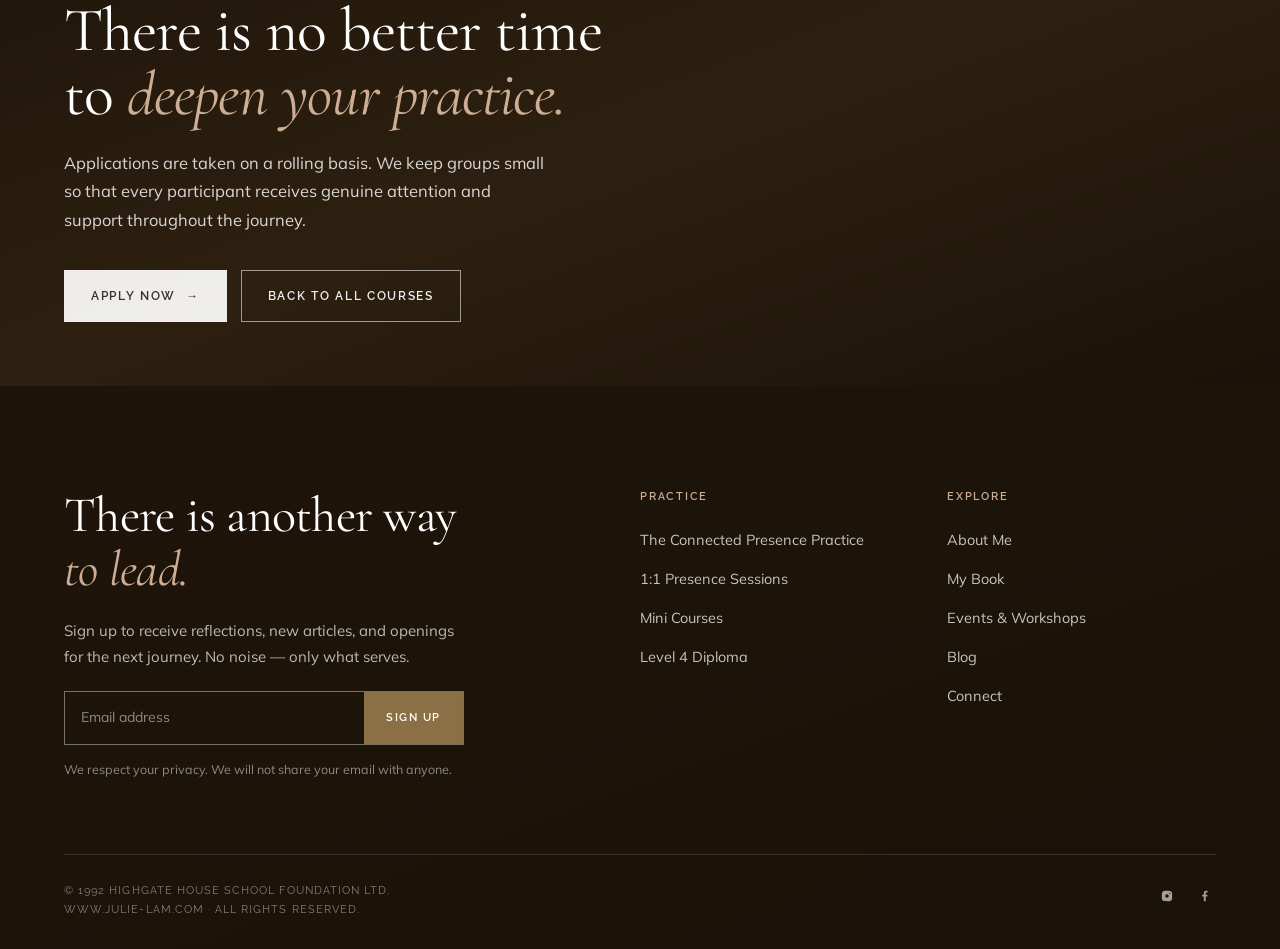
<file: diploma.html>
<!DOCTYPE html>
<html lang="en">
<head>
  <meta charset="utf-8">
  <meta name="viewport" content="width=device-width, initial-scale=1">
  <title>CFI Level 4 Diploma in Integrative Early Childhood Pedagogy — Julie Lam</title>
  <meta name="description" content="A UK Ofqual recognised Steiner Waldorf early childhood qualification, co-created by Julie Lam and Crossfields Institute.">
  <link rel="preconnect" href="https://fonts.googleapis.com">
  <link rel="preconnect" href="https://fonts.gstatic.com" crossorigin>
  <link href="https://fonts.googleapis.com/css2?family=Cormorant+Garamond:ital,wght@0,300;0,400;0,600;1,300;1,400;1,600&family=Libre+Baskerville:ital,wght@0,400;0,700;1,400&family=Mulish:wght@300;400;500;600&family=Raleway:wght@400;500;600&display=swap" rel="stylesheet">
  <link rel="stylesheet" href="css/styles.css">
  <style>
    .tutor-quote {
      font-family: var(--book);
      font-style: italic;
      font-size: 16px;
      color: var(--ink-3);
      line-height: 1.75;
      border-left: 2px solid var(--tan);
      padding-left: 18px;
      margin: 22px 0 0;
    }
    .tutor-photo {
      width: 100%;
      aspect-ratio: 4/5;
      object-fit: cover;
      object-position: center top;
    }
    .tutor-name {
      font-family: var(--serif);
      font-size: clamp(26px, 2.6vw, 36px);
      font-weight: 400;
      letter-spacing: -0.01em;
      margin: 0 0 6px;
    }
    .tutor-role {
      font-family: var(--display);
      font-size: 10.5px;
      letter-spacing: 0.16em;
      text-transform: uppercase;
      color: var(--gold);
      font-weight: 600;
      margin-bottom: 20px;
    }
    .tutor-block { padding: clamp(48px, 7vw, 96px) 0; border-top: 1px solid var(--rule); }
    .tutor-block:last-child { border-bottom: 1px solid var(--rule); }
    .iaswece-lockup {
      border: 1px solid var(--rule);
      padding: 28px 24px;
      background: var(--bg-2);
      display: flex;
      flex-direction: column;
      gap: 12px;
    }
    .iaswece-lockup .org-name {
      font-family: var(--display);
      font-size: 11px;
      letter-spacing: 0.18em;
      text-transform: uppercase;
      font-weight: 700;
      color: var(--gold);
    }
    .iaswece-lockup .org-full {
      font-family: var(--book);
      font-style: italic;
      font-size: 14px;
      color: var(--ink-2);
      line-height: 1.6;
    }
    .who-list { list-style: none; padding: 0; margin: 22px 0 0; display: grid; gap: 0; }
    .who-list li {
      padding: 15px 0;
      border-top: 1px solid rgba(255,255,255,0.14);
      font-family: var(--book);
      font-style: italic;
      font-size: 17px;
      color: rgba(255,255,255,0.88);
      display: flex;
      gap: 16px;
      align-items: baseline;
    }
    .who-list li::before { content: "✦"; font-style: normal; color: var(--tan); font-size: 12px; flex-shrink: 0; }
    .who-list li:last-child { border-bottom: 1px solid rgba(255,255,255,0.14); }
    .flex-grid { display: grid; grid-template-columns: 1fr 1fr; gap: var(--gutter); }
    @media (max-width: 760px) { .flex-grid { grid-template-columns: 1fr; } }
    .flex-item { padding: 28px 26px; border: 1px solid rgba(255,255,255,0.14); background: rgba(255,255,255,0.04); }
    .flex-item .label { font-family: var(--display); font-size: 10px; letter-spacing: 0.18em; text-transform: uppercase; color: var(--tan); font-weight: 600; margin-bottom: 8px; }
    .flex-item p { font-size: 14.5px; color: rgba(255,255,255,0.8); margin: 0; line-height: 1.65; }
  </style>
</head>
<body>

<!-- NAV -->
<header class="nav" id="site-nav">
  <div class="nav-inner">
    <a href="index.html" aria-label="Julie Lam — home">
      <img class="brand-logo" src="images/logo.webp" alt="Julie Lam">
    </a>
    <nav class="nav-links">
      <a href="index.html" class="nav-link">Home</a>
      <a href="about.html" class="nav-link">About</a>
      <a href="courses.html" class="nav-link active">Courses</a>
      <a href="book.html" class="nav-link">My Book</a>
      <a href="events.html" class="nav-link">Events</a>
      <a href="blog.html" class="nav-link">Blog</a>
      <a href="connect.html" class="nav-link">Connect</a>
    </nav>
    <div style="display:flex;align-items:center;gap:18px">
      <div class="nav-social">
        <a href="http://instagram.com/thejulielam" target="_blank" rel="noreferrer" aria-label="Instagram">
          <svg viewBox="0 0 64 64"><path d="M46.91,25.816c-0.073-1.597-0.326-2.687-0.697-3.641c-0.383-0.986-0.896-1.823-1.73-2.657c-0.834-0.834-1.67-1.347-2.657-1.73c-0.954-0.371-2.045-0.624-3.641-0.697C36.585,17.017,36.074,17,32,17s-4.585,0.017-6.184,0.09c-1.597,0.073-2.687,0.326-3.641,0.697c-0.986,0.383-1.823,0.896-2.657,1.73c-0.834,0.834-1.347,1.67-1.73,2.657c-0.371,0.954-0.624,2.045-0.697,3.641C17.017,27.415,17,27.926,17,32c0,4.074,0.017,4.585,0.09,6.184c0.073,1.597,0.326,2.687,0.697,3.641c0.383,0.986,0.896,1.823,1.73,2.657c0.834,0.834,1.67,1.347,2.657,1.73c0.954,0.371,2.045,0.624,3.641,0.697C27.415,46.983,27.926,47,32,47s4.585-0.017,6.184-0.09c1.597-0.073,2.687-0.326,3.641-0.697c0.986-0.383,1.823-0.896,2.657-1.73c0.834-0.834,1.347-1.67,1.73-2.657c0.371-0.954,0.624-2.045,0.697-3.641C46.983,36.585,47,36.074,47,32S46.983,27.415,46.91,25.816z M32,37c-2.761,0-5-2.239-5-5c0-2.761,2.239-5,5-5s5,2.239,5,5C37,34.761,34.761,37,32,37z M40.007,25.993c-0.994,0-1.8-0.806-1.8-1.8s0.806-1.8,1.8-1.8s1.8,0.806,1.8,1.8S41.001,25.993,40.007,25.993z"/></svg>
        </a>
        <a href="https://www.facebook.com/JulieLam" target="_blank" rel="noreferrer" aria-label="Facebook">
          <svg viewBox="0 0 64 64"><path d="M34.1,47V33.3h4.6l0.7-5.3h-5.3v-3.4c0-1.5,0.4-2.6,2.6-2.6l2.8,0v-4.8c-0.5-0.1-2.2-0.2-4.1-0.2c-4.1,0-6.9,2.5-6.9,7V28H24v5.3h4.6V47H34.1z"/></svg>
        </a>
      </div>
      <a href="connect.html" class="nav-cta">Apply</a>
      <button class="nav-mobile-toggle" id="menu-toggle" aria-label="Menu"><span></span><span></span></button>
    </div>
  </div>
  <div class="mobile-menu" id="mobile-menu">
    <a href="index.html">Home</a>
    <a href="about.html">About</a>
    <a href="courses.html">Courses</a>
    <a href="book.html">My Book</a>
    <a href="events.html">Events</a>
    <a href="blog.html">Blog</a>
    <a href="connect.html">Connect</a>
  </div>
</header>

<main class="page">

  <!-- 1. HERO — espresso dark -->
  <section class="hero" style="min-height:72vh;background:linear-gradient(160deg,#1e140a,#2d2010 50%,#1a1208)">
    <div class="hero-inner">
      <div class="hero-content" style="max-width:820px">
        <div class="eyebrow on-dark">Teacher Training Qualification</div>
        <h1 class="hero-title" style="font-size:clamp(32px,4.2vw,60px);line-height:1.06;margin-top:16px">
          CFI Level 4 Diploma in<br>Integrative Early Childhood<br>Pedagogy (EYE)
        </h1>
        <p style="font-family:var(--serif);font-style:italic;font-size:clamp(22px,2.6vw,34px);color:var(--tan);margin:14px 0 0;line-height:1.2">Steiner Waldorf Pathway</p>
        <p class="hero-sub" style="margin-top:28px">Crossfields Institute, UK, is the awarding body for this Diploma. It is also registered with the International Association of Steiner Waldorf Early Childhood Education (IASWECE).</p>
        <p style="font-size:14px;color:rgba(255,255,255,0.6);margin-top:14px;font-family:var(--book);font-style:italic">The extended units were co-created by Julie Lam, founder of <a href="about.html" style="color:var(--tan);border-bottom:1px solid rgba(205,174,148,0.4)">Highgate House School</a> and Crossfields Institute, UK.</p>
      </div>
    </div>
    <div class="wave">
      <svg viewBox="0 0 1440 60" preserveAspectRatio="none" xmlns="http://www.w3.org/2000/svg">
        <path d="M0,30 C180,60 360,0 540,30 C720,60 900,0 1080,30 C1260,60 1440,0 1440,30 L1440,60 L0,60 Z" fill="#f6f3ec"/>
      </svg>
    </div>
  </section>

  <!-- 2. INTRO + IASWECE -->
  <section>
    <div class="wrap">
      <div class="row" style="align-items:start">
        <div class="col-4">
          <img src="images/iaswece-logo.png"
          <div class="iaswece-lockup">
            <div class="org-name">IASWECE</div>
            <div class="org-full">International Association for Steiner/Waldorf Early Childhood Education</div>
          </div>
          <div style="margin-top:20px">
            <img src="images/crossfields.webp" alt="Crossfields Institute" style="height:52px;width:auto">
            <p style="font-family:var(--display);font-size:10.5px;letter-spacing:0.12em;text-transform:uppercase;color:var(--ink-3);margin-top:12px;font-weight:600">Ofqual Recognised · UK EYE status</p>
          </div>
        </div>
        <div class="col-8">
          <div class="reveal">
            <div class="reader">
              <p class="first">This Diploma empowers adults to profoundly impact children's wellbeing through deeper understanding of human development. Building on 20+ years of success as a UK Steiner Waldorf qualification, our programme uniquely addresses the evolving needs of today's children, parents, and educators.</p>
              <p>This transformative journey awakens your capacity to:</p>
            </div>
            <ul class="whom" style="margin-top:4px">
              <li>Understand children's developmental needs at each stage</li>
              <li>Create nurturing environments that support natural growth</li>
              <li>Develop authentic presence in your work with children</li>
              <li>Build meaningful connections with families and colleagues</li>
              <li>Transform challenges into opportunities for growth</li>
            </ul>
            <p style="margin-top:24px;font-size:15px;color:var(--ink-2);line-height:1.75">Our experienced tutors bring this time-tested wisdom to life, making it relevant and accessible for modern educational settings while maintaining the depth of Waldorf principles.</p>
          </div>
        </div>
      </div>
    </div>
  </section>

  <!-- 3. WHO IS THIS FOR + FLEXIBILITY (espresso) -->
  <section class="espresso">
    <div class="wrap">
      <div class="row" style="align-items:start;gap:clamp(32px,5vw,72px)">
        <div class="col-7">
          <div class="eyebrow on-dark">Who is this course for?</div>
          <h2 class="section-title" style="margin-top:14px">The course is suitable <span class="italic">for you</span> if:</h2>
          <p style="color:rgba(255,255,255,0.75);font-size:15px;margin-top:18px">Whether you wish to qualify in Waldorf early years education or you wish to understand the early years from a Waldorf perspective:</p>
          <ul class="who-list">
            <li>You are a parent or professional wishing to support children holistically in the family and other settings</li>
            <li>You work in mainstream education but wish to understand Waldorf principles and practice in the early years</li>
            <li>You are a parent or professional wishing to take up early childhood work in the future</li>
            <li>You want to qualify as a recognised Early Years Educator in the UK and become a group leader in a kindergarten</li>
          </ul>

          <div style="margin-top:clamp(36px,5vw,56px)">
            <div class="eyebrow on-dark" style="margin-bottom:18px">Flexibility &amp; options</div>
            <div class="flex-grid">
              <div class="flex-item">
                <div class="label">Full qualification</div>
                <p>Part time over 2 years for the full UK Level 4 Diploma</p>
              </div>
              <div class="flex-item">
                <div class="label">Certificate of Attendance</div>
                <p>Available without assignments for those who prefer to audit</p>
              </div>
              <div class="flex-item">
                <div class="label">Individual units</div>
                <p>Units of specialisation available separately — count towards CPD hours</p>
              </div>
              <div class="flex-item">
                <div class="label">Format</div>
                <p>Online, recorded, live, and self-study — designed to fit around your life</p>
              </div>
            </div>
            <p style="font-size:13.5px;color:rgba(255,255,255,0.6);margin-top:18px;font-family:var(--book);font-style:italic">Individual Units can be taken by parents wishing to understand children better and count towards CPD in other areas of work. <a href="courses.html" style="color:var(--tan);border-bottom:1px solid rgba(205,174,148,0.35)">View our CPD courses →</a></p>
            <div style="margin-top:32px">
              <a href="diploma-apply.html" class="btn btn-light-solid">Apply Now <span class="arrow">→</span></a>
            </div>
          </div>
        </div>
        <div class="col-5">
          <img src="images/child-tree.webp" alt="" style="width:100%;aspect-ratio:4/5;object-fit:cover">
        </div>
      </div>
    </div>
  </section>

  <!-- 4. OFFICIAL RECOGNITION -->
  <section>
    <div class="wrap">
      <div style="max-width:720px;margin:0 auto;text-align:center">
        <div class="eyebrow" style="margin-bottom:18px">Official Recognition</div>
        <h2 class="section-title" style="font-size:clamp(28px,3.4vw,44px)">A qualification with <span class="italic">standing.</span></h2>
        <div class="reader" style="margin:28px auto 0;text-align:left">
          <p>This teacher training qualification is on the official registered list of recognised qualifications in the UK (known as <strong>Ofqual</strong>), granting <strong>EYE (Early Years Educator)</strong> status in the UK.</p>
          <p>The full specification of course content and description can be found at the following link:</p>
        </div>
        <div style="margin-top:28px;display:flex;gap:14px;justify-content:center;flex-wrap:wrap">
          <a href="documents/CFI-Level-4-Diploma-in-Integrative-Early-Childhood-Pedagogy-EYE.pdf" class="btn" target="_blank" rel="noreferrer">Official Qualification Specification <span class="arrow">→</span></a>
        </div>
        <p style="font-size:13px;color:var(--ink-3);font-family:var(--book);font-style:italic;margin-top:28px;line-height:1.7">It is a matter of discretion for individual employers to recognise any qualification to which this course may lead.</p>
      </div>
    </div>
  </section>

  <!-- 5. MEET OUR TUTORS -->
  <section style="padding-top:0">
    <div class="wrap">
      <div class="section-head" style="padding:0">
        <div><div class="eyebrow">The teaching team</div></div>
        <div>
          <h2 class="section-title">Meet our <span class="italic">tutors.</span></h2>
          <div style="margin-top:18px;max-width:520px">Childhood experts and <a href="about.html" style="color:var(--gold);border-bottom:1px solid currentColor">specialists</a> with over 30 years of experience are here to support you every step of the way.</div>
        </div>
      </div>

      <!-- Delia Sesiu -->
      <div class="tutor-block reveal">
        <div class="row" style="align-items:start;gap:clamp(32px,5vw,64px)">
          <div class="col-4">
            <img class="tutor-photo" src="images/tutor-delia.webp" alt="Delia Sesiu">
          </div>
          <div class="col-8">
            <h3 class="tutor-name">Delia Sesiu</h3>
            <div class="tutor-role">Steiner Waldorf Early Years Practitioner · 26+ years</div>
            <div class="reader">
              <p>With over 26 years as a Steiner Waldorf Early Years practitioner, Delia brings profound insight into nurturing childhood's sacred potential. Invited by Julie Lam to strengthen the anthroposophical foundations at Highgate House School, she joined as a core tutor for the Conscious Teaching Diploma after 18 years pioneering kindergarten programmes and teacher training in South Africa.</p>
              <p>Working closely with Julie, Delia helps adults deepen their understanding of early childhood's transformative nature. Their collaborative work creates powerful online learning experiences that illuminate the essential needs of young children. Her expertise spans anthroposophy, eurythmy, and extensive experience in Camphill communities.</p>
            </div>
            <div class="tutor-quote">'Early childhood is where we lay the foundation for authentic selfhood, inner freedom, and the capacity to love. In these rapidly changing times, understanding what it truly means to be human becomes our most essential task in supporting our children's future.'</div>
          </div>
        </div>
      </div>

      <!-- Amy Punton (reversed) -->
      <div class="tutor-block reveal">
        <div class="row" style="align-items:start;gap:clamp(32px,5vw,64px)">
          <div class="col-8">
            <h3 class="tutor-name">Amy Punton</h3>
            <div class="tutor-role">Steiner Waldorf Early Years Educator · 20+ years</div>
            <div class="reader">
              <p>Amy combines over 20 years of Steiner Waldorf early years expertise with a deep connection to Hong Kong, where she was raised and now raises her own two daughters. After UK training in mainstream education, she joined Highgate House in 2003, becoming one of the first graduates of the IASWECE-qualified Waldorf educator training brought to Hong Kong by founder Julie Lam.</p>
              <p>Under Julie's mentorship, Amy deepened her work with the birth-to-three phase, gradually taking leadership of the parent-child programmes Julie had established. Her approach weaves together Waldorf wisdom with holistic practices including infant massage, reiki, and sound therapy.</p>
            </div>
            <div class="tutor-quote">'Children flourish when adults bring gentle presence and genuine curiosity to their relationships.'</div>
          </div>
          <div class="col-4">
            <img class="tutor-photo" src="images/tutor-amy.webp" alt="Amy Punton">
          </div>
        </div>
      </div>

      <!-- Rowena Markies -->
      <div class="tutor-block reveal">
        <div class="row" style="align-items:start;gap:clamp(32px,5vw,64px)">
          <div class="col-4">
            <img class="tutor-photo" src="images/tutor-rowena.webp" alt="Rowena Markies">
          </div>
          <div class="col-8">
            <h3 class="tutor-name">Rowena Markies</h3>
            <div class="tutor-role">Education &amp; Neurodevelopment Specialist · 30+ years</div>
            <div class="reader">
              <p>Rowena and Julie's friendship began over 18 years ago when their sons attended the same Waldorf School class. They share a deep commitment to authentic parenting, supporting both children and parents in their learning journey.</p>
              <p>With over three decades in education, Rowena's path from primary teacher to neurodevelopment therapist was inspired by her own children's learning challenges. Her expertise in sensory and reflex integration brings a unique perspective on movement as a child's first language.</p>
              <p>Drawing from her experience across Mainstream, Independent, and Steiner schools, Rowena now dedicates herself to empowering parents through consultations and workshops, helping families understand and navigate their children's learning challenges.</p>
            </div>
          </div>
        </div>
      </div>

    </div>
  </section>

  <!-- 6. CLOSING CTA (espresso) -->
  <section class="espresso tight">
    <div class="wrap">
      <div style="max-width:640px">
        <div class="eyebrow on-dark" style="margin-bottom:18px">Ready to begin?</div>
        <h2 class="section-title" style="color:#fff">There is no better time to <span class="italic">deepen your practice.</span></h2>
        <p style="margin-top:22px;max-width:480px">Applications are taken on a rolling basis. We keep groups small so that every participant receives genuine attention and support throughout the journey.</p>
      </div>
      <div style="display:flex;gap:14px;margin-top:36px;flex-wrap:wrap">
        <a href="diploma-apply.html" class="btn btn-light-solid">Apply Now <span class="arrow">→</span></a>
        <a href="courses.html" class="btn btn-light">Back to all courses</a>
      </div>
    </div>
  </section>

</main>

<!-- FOOTER -->
<footer class="foot">
  <div class="foot-inner">
    <div class="foot-top">
      <div>
        <h3 class="foot-title">There is another way<br><span class="italic">to lead.</span></h3>
        <p>Sign up to receive reflections, new articles, and openings for the next journey. No noise — only what serves.</p>
        <form action="https://YOUR_ACCOUNT.us1.list-manage.com/subscribe/post?u=XXXXXXXX&amp;id=XXXXXXXX" method="post" target="_blank" novalidate class="subscribe">
          <input type="email" name="EMAIL" placeholder="Email address" required>
          <div class="mc-honeypot" aria-hidden="true"><input type="text" name="b_XXXXXXXX_XXXXXXXX" tabindex="-1" value=""></div>
          <button type="submit" name="subscribe">Sign Up</button>
        </form>
        <p style="font-size:12.5px;margin-top:14px;color:rgba(255,255,255,0.5)">We respect your privacy. We will not share your email with anyone.</p>
      </div>
      <div class="foot-col">
        <h4>Practice</h4>
        <ul>
          <li><a href="courses.html">The Connected Presence Practice</a></li>
          <li><a href="courses.html">1:1 Presence Sessions</a></li>
          <li><a href="courses.html">Mini Courses</a></li>
          <li><a href="diploma.html">Level 4 Diploma</a></li>
        </ul>
      </div>
      <div class="foot-col">
        <h4>Explore</h4>
        <ul>
          <li><a href="about.html">About Me</a></li>
          <li><a href="book.html">My Book</a></li>
          <li><a href="events.html">Events &amp; Workshops</a></li>
          <li><a href="blog.html">Blog</a></li>
          <li><a href="connect.html">Connect</a></li>
        </ul>
      </div>
    </div>
    <div class="foot-bottom">
      <span class="copy">© 1992 Highgate House School Foundation Ltd.<br>www.julie-lam.com · All rights reserved.</span>
      <div class="foot-social">
        <a href="http://instagram.com/thejulielam" target="_blank" rel="noreferrer" aria-label="Instagram">
          <svg viewBox="0 0 64 64"><path d="M46.91,25.816c-0.073-1.597-0.326-2.687-0.697-3.641c-0.383-0.986-0.896-1.823-1.73-2.657c-0.834-0.834-1.67-1.347-2.657-1.73c-0.954-0.371-2.045-0.624-3.641-0.697C36.585,17.017,36.074,17,32,17s-4.585,0.017-6.184,0.09c-1.597,0.073-2.687,0.326-3.641,0.697c-0.986,0.383-1.823,0.896-2.657,1.73c-0.834,0.834-1.347,1.67-1.73,2.657c-0.371,0.954-0.624,2.045-0.697,3.641C17.017,27.415,17,27.926,17,32c0,4.074,0.017,4.585,0.09,6.184c0.073,1.597,0.326,2.687,0.697,3.641c0.383,0.986,0.896,1.823,1.73,2.657c0.834,0.834,1.67,1.347,2.657,1.73c0.954,0.371,2.045,0.624,3.641,0.697C27.415,46.983,27.926,47,32,47s4.585-0.017,6.184-0.09c1.597-0.073,2.687-0.326,3.641-0.697c0.986-0.383,1.823-0.896,2.657-1.73c0.834-0.834,1.347-1.67,1.73-2.657c0.371-0.954,0.624-2.045,0.697-3.641C46.983,36.585,47,36.074,47,32S46.983,27.415,46.91,25.816z M32,37c-2.761,0-5-2.239-5-5c0-2.761,2.239-5,5-5s5,2.239,5,5C37,34.761,34.761,37,32,37z M40.007,25.993c-0.994,0-1.8-0.806-1.8-1.8s0.806-1.8,1.8-1.8s1.8,0.806,1.8,1.8S41.001,25.993,40.007,25.993z"/></svg>
        </a>
        <a href="https://www.facebook.com/JulieLam" target="_blank" rel="noreferrer" aria-label="Facebook">
          <svg viewBox="0 0 64 64"><path d="M34.1,47V33.3h4.6l0.7-5.3h-5.3v-3.4c0-1.5,0.4-2.6,2.6-2.6l2.8,0v-4.8c-0.5-0.1-2.2-0.2-4.1-0.2c-4.1,0-6.9,2.5-6.9,7V28H24v5.3h4.6V47H34.1z"/></svg>
        </a>
      </div>
    </div>
  </div>
</footer>

<script src="js/main.js"></script>
</body>
</html>
</file>
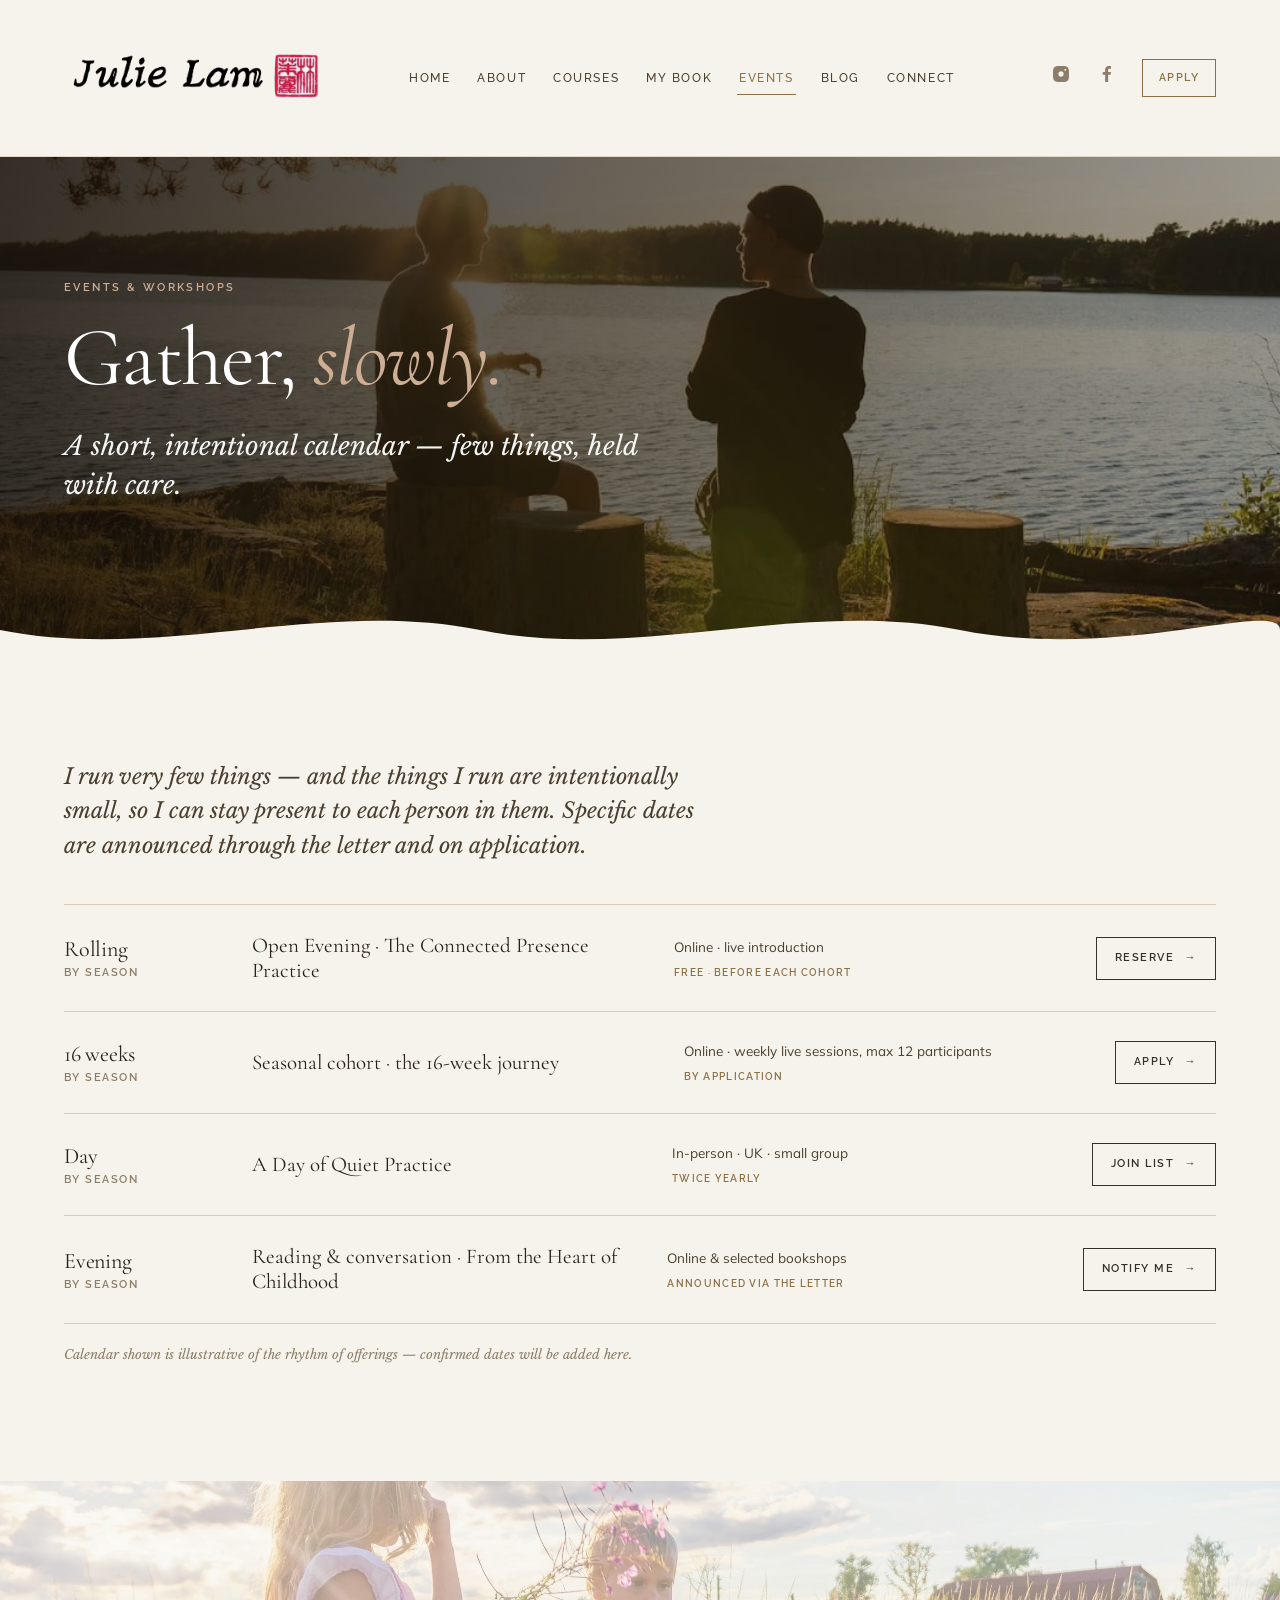
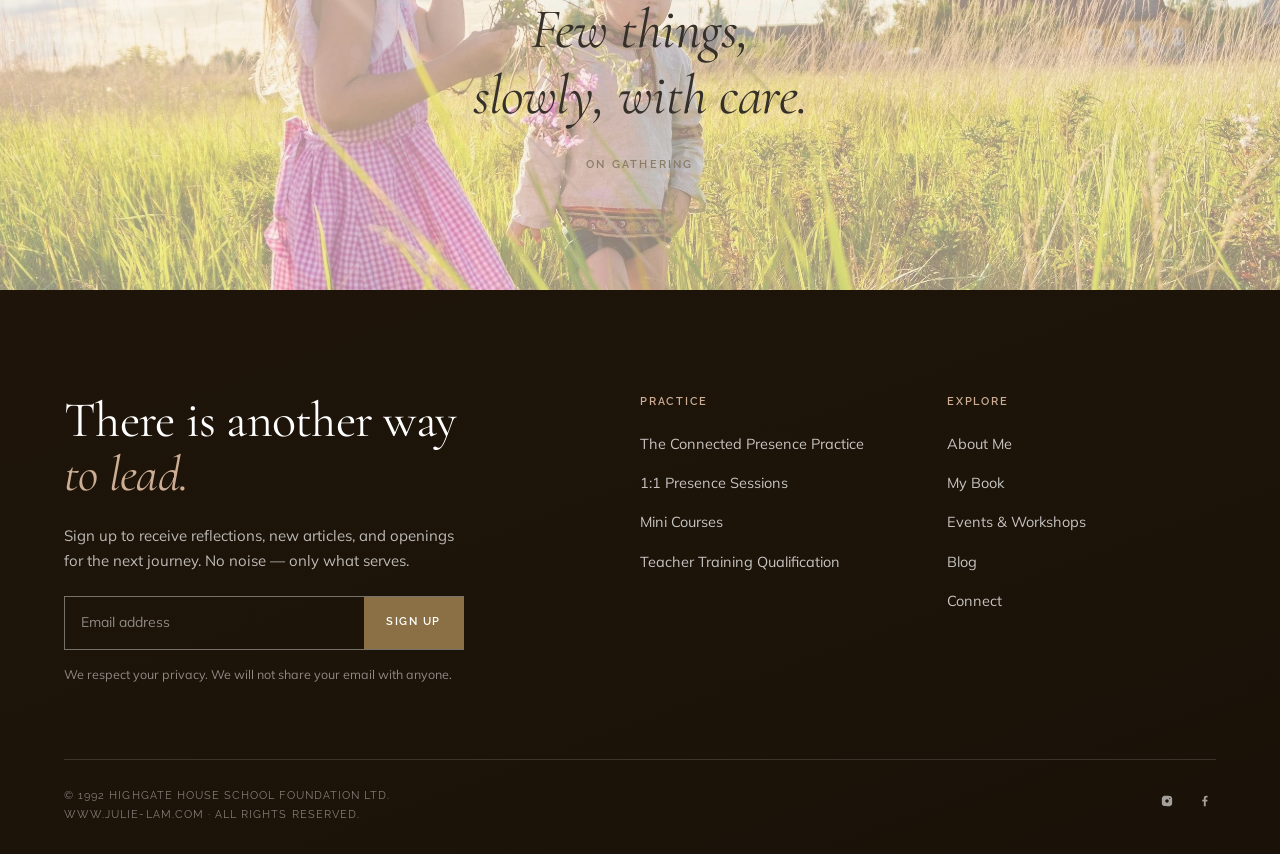
<file: events.html>
<!DOCTYPE html>
<html lang="en">
<head>
  <meta charset="utf-8">
  <meta name="viewport" content="width=device-width, initial-scale=1">
  <title>Events &amp; Workshops — Julie Lam</title>
  <meta name="description" content="A short, intentional calendar — few things, held with care.">
  <link rel="preconnect" href="https://fonts.googleapis.com">
  <link rel="preconnect" href="https://fonts.gstatic.com" crossorigin>
  <link href="https://fonts.googleapis.com/css2?family=Cormorant+Garamond:ital,wght@0,300;0,400;0,600;1,300;1,400;1,600&family=Libre+Baskerville:ital,wght@0,400;0,700;1,400&family=Mulish:wght@300;400;500;600&family=Raleway:wght@400;500;600&display=swap" rel="stylesheet">
  <link rel="stylesheet" href="css/styles.css">
</head>
<body>

<!-- NAV -->
<header class="nav" id="site-nav">
  <div class="nav-inner">
    <a href="index.html" aria-label="Julie Lam — home">
      <img class="brand-logo" src="images/logo.webp" alt="Julie Lam">
    </a>
    <nav class="nav-links">
      <a href="index.html" class="nav-link">Home</a>
      <a href="about.html" class="nav-link">About</a>
      <a href="courses.html" class="nav-link">Courses</a>
      <a href="book.html" class="nav-link">My Book</a>
      <a href="events.html" class="nav-link active">Events</a>
      <a href="blog.html" class="nav-link">Blog</a>
      <a href="connect.html" class="nav-link">Connect</a>
    </nav>
    <div style="display:flex;align-items:center;gap:18px">
      <div class="nav-social">
        <a href="http://instagram.com/thejulielam" target="_blank" rel="noreferrer" aria-label="Instagram">
          <svg viewBox="0 0 64 64"><path d="M46.91,25.816c-0.073-1.597-0.326-2.687-0.697-3.641c-0.383-0.986-0.896-1.823-1.73-2.657c-0.834-0.834-1.67-1.347-2.657-1.73c-0.954-0.371-2.045-0.624-3.641-0.697C36.585,17.017,36.074,17,32,17s-4.585,0.017-6.184,0.09c-1.597,0.073-2.687,0.326-3.641,0.697c-0.986,0.383-1.823,0.896-2.657,1.73c-0.834,0.834-1.347,1.67-1.73,2.657c-0.371,0.954-0.624,2.045-0.697,3.641C17.017,27.415,17,27.926,17,32c0,4.074,0.017,4.585,0.09,6.184c0.073,1.597,0.326,2.687,0.697,3.641c0.383,0.986,0.896,1.823,1.73,2.657c0.834,0.834,1.67,1.347,2.657,1.73c0.954,0.371,2.045,0.624,3.641,0.697C27.415,46.983,27.926,47,32,47s4.585-0.017,6.184-0.09c1.597-0.073,2.687-0.326,3.641-0.697c0.986-0.383,1.823-0.896,2.657-1.73c0.834-0.834,1.347-1.67,1.73-2.657c0.371-0.954,0.624-2.045,0.697-3.641C46.983,36.585,47,36.074,47,32S46.983,27.415,46.91,25.816z M32,37c-2.761,0-5-2.239-5-5c0-2.761,2.239-5,5-5s5,2.239,5,5C37,34.761,34.761,37,32,37z M40.007,25.993c-0.994,0-1.8-0.806-1.8-1.8s0.806-1.8,1.8-1.8s1.8,0.806,1.8,1.8S41.001,25.993,40.007,25.993z"/></svg>
        </a>
        <a href="https://www.facebook.com/JulieLam" target="_blank" rel="noreferrer" aria-label="Facebook">
          <svg viewBox="0 0 64 64"><path d="M34.1,47V33.3h4.6l0.7-5.3h-5.3v-3.4c0-1.5,0.4-2.6,2.6-2.6l2.8,0v-4.8c-0.5-0.1-2.2-0.2-4.1-0.2c-4.1,0-6.9,2.5-6.9,7V28H24v5.3h4.6V47H34.1z"/></svg>
        </a>
      </div>
      <a href="courses.html" class="nav-cta">Apply</a>
      <button class="nav-mobile-toggle" id="menu-toggle" aria-label="Menu"><span></span><span></span></button>
    </div>
  </div>
  <div class="mobile-menu" id="mobile-menu">
    <a href="index.html">Home</a>
    <a href="about.html">About</a>
    <a href="courses.html">Courses</a>
    <a href="book.html">My Book</a>
    <a href="events.html">Events</a>
    <a href="blog.html">Blog</a>
    <a href="connect.html">Connect</a>
  </div>
</header>

<main class="page">

  <!-- HERO -->
  <section class="hero" style="min-height:56vh">
    <div class="hero-bg"><img src="images/lake-talk.webp" alt=""></div>
    <div class="hero-inner">
      <div class="hero-content">
        <div class="eyebrow on-dark">Events &amp; Workshops</div>
        <h1 class="hero-title" style="font-size:clamp(40px,6.5vw,88px)">Gather, <span class="italic">slowly.</span></h1>
        <p class="hero-tagline">A short, intentional calendar — few things, held with care.</p>
      </div>
    </div>
    <div class="wave">
      <svg viewBox="0 0 1440 60" preserveAspectRatio="none" xmlns="http://www.w3.org/2000/svg">
        <path d="M0,30 C180,60 360,0 540,30 C720,60 900,0 1080,30 C1260,60 1440,0 1440,30 L1440,60 L0,60 Z" fill="#f6f3ec"/>
      </svg>
    </div>
  </section>

  <!-- EVENTS LIST -->
  <section class="flush-top" style="padding-top:clamp(40px,6vw,84px)">
    <div class="wrap">
      <p class="lede" style="max-width:640px;margin-bottom:40px">I run very few things — and the things I run are intentionally small, so I can stay present to each person in them. Specific dates are announced through the letter and on application.</p>
      <div class="events">

        <div class="event">
          <div class="event-date">Rolling<small>by season</small></div>
          <div class="event-name">Open Evening · The Connected Presence Practice</div>
          <div class="event-where">Online · live introduction<span class="status">Free · before each cohort</span></div>
          <div><a href="connect.html" class="btn" style="padding:11px 18px;font-size:11px">Reserve <span class="arrow">→</span></a></div>
        </div>

        <div class="event">
          <div class="event-date">16 weeks<small>by season</small></div>
          <div class="event-name">Seasonal cohort · the 16-week journey</div>
          <div class="event-where">Online · weekly live sessions, max 12 participants<span class="status">By application</span></div>
          <div><a href="connect.html" class="btn" style="padding:11px 18px;font-size:11px">Apply <span class="arrow">→</span></a></div>
        </div>

        <div class="event">
          <div class="event-date">Day<small>by season</small></div>
          <div class="event-name">A Day of Quiet Practice</div>
          <div class="event-where">In-person · UK · small group<span class="status">Twice yearly</span></div>
          <div><a href="connect.html" class="btn" style="padding:11px 18px;font-size:11px">Join list <span class="arrow">→</span></a></div>
        </div>

        <div class="event">
          <div class="event-date">Evening<small>by season</small></div>
          <div class="event-name">Reading &amp; conversation · From the Heart of Childhood</div>
          <div class="event-where">Online &amp; selected bookshops<span class="status">Announced via the letter</span></div>
          <div><a href="connect.html" class="btn" style="padding:11px 18px;font-size:11px">Notify me <span class="arrow">→</span></a></div>
        </div>

      </div>
      <p style="margin-top:20px;font-size:13px;color:var(--ink-3);font-style:italic;font-family:var(--book)">Calendar shown is illustrative of the rhythm of offerings — confirmed dates will be added here.</p>
    </div>
  </section>

  <!-- PULL QUOTE -->
  <div class="pull">
    <div class="pull-bg"><img src="images/ripple.webp" alt=""></div>
    <div class="pull-inner wrap">
      <p class="pull-text">Few things, slowly, with care.</p>
      <div class="pull-attr">On gathering</div>
    </div>
  </div>

</main>

<!-- FOOTER -->
<footer class="foot">
  <div class="foot-inner">
    <div class="foot-top">
      <div>
        <h3 class="foot-title">There is another way<br><span class="italic">to lead.</span></h3>
        <p>Sign up to receive reflections, new articles, and openings for the next journey. No noise — only what serves.</p>
        <form action="https://YOUR_ACCOUNT.us1.list-manage.com/subscribe/post?u=XXXXXXXX&amp;id=XXXXXXXX" method="post" target="_blank" novalidate class="subscribe">
          <input type="email" name="EMAIL" placeholder="Email address" required>
          <div class="mc-honeypot" aria-hidden="true"><input type="text" name="b_XXXXXXXX_XXXXXXXX" tabindex="-1" value=""></div>
          <button type="submit" name="subscribe">Sign Up</button>
        </form>
        <p style="font-size:12.5px;margin-top:14px;color:rgba(255,255,255,0.5)">We respect your privacy. We will not share your email with anyone.</p>
      </div>
      <div class="foot-col">
        <h4>Practice</h4>
        <ul>
          <li><a href="courses.html">The Connected Presence Practice</a></li>
          <li><a href="courses.html">1:1 Presence Sessions</a></li>
          <li><a href="courses.html">Mini Courses</a></li>
          <li><a href="courses.html">Teacher Training Qualification</a></li>
        </ul>
      </div>
      <div class="foot-col">
        <h4>Explore</h4>
        <ul>
          <li><a href="about.html">About Me</a></li>
          <li><a href="book.html">My Book</a></li>
          <li><a href="events.html">Events &amp; Workshops</a></li>
          <li><a href="blog.html">Blog</a></li>
          <li><a href="connect.html">Connect</a></li>
        </ul>
      </div>
    </div>
    <div class="foot-bottom">
      <span class="copy">© 1992 Highgate House School Foundation Ltd.<br>www.julie-lam.com · All rights reserved.</span>
      <div class="foot-social">
        <a href="http://instagram.com/thejulielam" target="_blank" rel="noreferrer" aria-label="Instagram">
          <svg viewBox="0 0 64 64"><path d="M46.91,25.816c-0.073-1.597-0.326-2.687-0.697-3.641c-0.383-0.986-0.896-1.823-1.73-2.657c-0.834-0.834-1.67-1.347-2.657-1.73c-0.954-0.371-2.045-0.624-3.641-0.697C36.585,17.017,36.074,17,32,17s-4.585,0.017-6.184,0.09c-1.597,0.073-2.687,0.326-3.641,0.697c-0.986,0.383-1.823,0.896-2.657,1.73c-0.834,0.834-1.347,1.67-1.73,2.657c-0.371,0.954-0.624,2.045-0.697,3.641C17.017,27.415,17,27.926,17,32c0,4.074,0.017,4.585,0.09,6.184c0.073,1.597,0.326,2.687,0.697,3.641c0.383,0.986,0.896,1.823,1.73,2.657c0.834,0.834,1.67,1.347,2.657,1.73c0.954,0.371,2.045,0.624,3.641,0.697C27.415,46.983,27.926,47,32,47s4.585-0.017,6.184-0.09c1.597-0.073,2.687-0.326,3.641-0.697c0.986-0.383,1.823-0.896,2.657-1.73c0.834-0.834,1.347-1.67,1.73-2.657c0.371-0.954,0.624-2.045,0.697-3.641C46.983,36.585,47,36.074,47,32S46.983,27.415,46.91,25.816z M32,37c-2.761,0-5-2.239-5-5c0-2.761,2.239-5,5-5s5,2.239,5,5C37,34.761,34.761,37,32,37z M40.007,25.993c-0.994,0-1.8-0.806-1.8-1.8s0.806-1.8,1.8-1.8s1.8,0.806,1.8,1.8S41.001,25.993,40.007,25.993z"/></svg>
        </a>
        <a href="https://www.facebook.com/JulieLam" target="_blank" rel="noreferrer" aria-label="Facebook">
          <svg viewBox="0 0 64 64"><path d="M34.1,47V33.3h4.6l0.7-5.3h-5.3v-3.4c0-1.5,0.4-2.6,2.6-2.6l2.8,0v-4.8c-0.5-0.1-2.2-0.2-4.1-0.2c-4.1,0-6.9,2.5-6.9,7V28H24v5.3h4.6V47H34.1z"/></svg>
        </a>
      </div>
    </div>
  </div>
</footer>

<script src="js/main.js"></script>
</body>
</html>
</file>
<file: css/styles.css>
/* ============================================================
   The Connected Presence Practice — Julie Lam
   Warm-brown / espresso editorial system
   ============================================================ */
:root {
  --bg: #f6f3ec;
  --bg-2: #efe9dc;
  --bg-3: #e6dcca;
  --ink: #2a2218;
  --ink-2: #4a3e30;
  --ink-3: #8b7d68;
  --rule: #d8ccb6;
  --brown: #36302a;
  --gold: #8b7046;
  --tan: #cdae94;
  --accent: var(--gold);

  --esp-1: #1e140a;
  --esp-2: #2d2010;
  --esp-3: #1a1208;

  --serif: "Cormorant Garamond", "Libre Baskerville", Georgia, serif;
  --book: "Libre Baskerville", Georgia, serif;
  --display: "Raleway", -apple-system, sans-serif;
  --sans: "Mulish", -apple-system, BlinkMacSystemFont, sans-serif;

  --pad-x: clamp(20px, 5vw, 84px);
  --max: 1280px;
  --gutter: clamp(18px, 3vw, 44px);
}

* {
  box-sizing: border-box;
}
html {
  scroll-behavior: smooth;
}
html,
body {
  margin: 0;
  padding: 0;
}
body {
  background: var(--bg);
  color: var(--ink);
  font-family: var(--sans);
  font-size: 16.5px;
  line-height: 1.7;
  font-weight: 400;
  -webkit-font-smoothing: antialiased;
  text-rendering: optimizeLegibility;
  overflow-x: hidden;
}
img {
  display: block;
  max-width: 100%;
}
a {
  color: inherit;
  text-decoration: none;
}
button {
  font: inherit;
  color: inherit;
  background: none;
  border: 0;
  cursor: pointer;
  padding: 0;
}
::selection {
  background: var(--gold);
  color: #fff;
}

/* ---------- Type helpers ---------- */
.eyebrow {
  font-family: var(--display);
  font-size: 11px;
  letter-spacing: 0.22em;
  text-transform: uppercase;
  color: var(--gold);
  font-weight: 600;
}
.eyebrow.on-dark {
  color: var(--tan);
}
.lede {
  font-family: var(--book);
  font-style: italic;
  font-size: clamp(18px, 1.7vw, 23px);
  line-height: 1.6;
  color: var(--ink-2);
  font-weight: 400;
}
.italic {
  font-style: italic;
}

/* ---------- Layout ---------- */
.wrap {
  max-width: var(--max);
  margin: 0 auto;
  padding: 0 var(--pad-x);
}
.row {
  display: grid;
  grid-template-columns: repeat(12, 1fr);
  gap: var(--gutter);
}
.col-4 {
  grid-column: span 4;
}
.col-5 {
  grid-column: span 5;
}
.col-6 {
  grid-column: span 6;
}
.col-7 {
  grid-column: span 7;
}
.col-8 {
  grid-column: span 8;
}
.col-12 {
  grid-column: span 12;
}
@media (max-width: 860px) {
  .col-4,
  .col-5,
  .col-6,
  .col-7,
  .col-8 {
    grid-column: span 12;
  }
}

section {
  padding: clamp(56px, 8vw, 116px) 0;
}
section.tight {
  padding: clamp(36px, 5vw, 72px) 0;
}
section.flush-top {
  padding-top: 0;
}

/* ---------- Nav ---------- */
.nav {
  position: sticky;
  top: 0;
  z-index: 40;
  padding: 14px var(--pad-x);
  background: color-mix(in oklab, var(--bg) 90%, transparent);
  backdrop-filter: blur(12px);
  -webkit-backdrop-filter: blur(12px);
  border-bottom: 1px solid color-mix(in oklab, var(--rule) 70%, transparent);
  transition: transform 400ms ease;
}
.nav-inner {
  max-width: var(--max);
  margin: 0 auto;
  display: flex;
  align-items: center;
  justify-content: space-between;
  gap: 24px;
}
.brand-logo {
  height: 128px;
  width: auto;
}
.nav-links {
  display: flex;
  align-items: center;
  gap: clamp(12px, 1.8vw, 26px);
}
.nav-link {
  font-family: var(--display);
  font-size: 12px;
  letter-spacing: 0.13em;
  text-transform: uppercase;
  font-weight: 500;
  color: var(--ink-2);
  padding: 6px 2px;
  position: relative;
  white-space: nowrap;
  transition: color 200ms;
}
.nav-link:hover {
  color: var(--gold);
}
.nav-link.active {
  color: var(--gold);
}
.nav-link.active::after {
  content: "";
  position: absolute;
  left: 0;
  right: 0;
  bottom: -1px;
  height: 1px;
  background: var(--gold);
}
.nav-cta {
  font-family: var(--display);
  font-size: 11px;
  letter-spacing: 0.13em;
  text-transform: uppercase;
  font-weight: 600;
  padding: 9px 16px;
  border: 1px solid var(--gold);
  color: var(--gold);
  transition:
    background 250ms,
    color 250ms;
  display: inline-block;
}
.nav-cta:hover {
  background: var(--gold);
  color: #fff;
}
.nav-social {
  display: flex;
  gap: 12px;
  align-items: center;
}
.nav-social svg {
  width: 34px;
  height: 34px;
  fill: var(--ink-3);
  transition: fill 200ms;
}
.nav-social a:hover svg {
  fill: var(--gold);
}
@media (max-width: 1080px) {
  .nav-social,
  .nav-cta {
    display: none;
  }
}
@media (max-width: 820px) {
  .nav-links {
    display: none;
  }
  .nav-mobile-toggle {
    display: inline-flex !important;
  }
}
.nav-mobile-toggle {
  display: none;
  flex-direction: column;
  gap: 5px;
  padding: 8px;
}
.nav-mobile-toggle span {
  width: 24px;
  height: 1.5px;
  background: var(--ink);
  display: block;
}
.mobile-menu {
  display: none;
  flex-direction: column;
  gap: 4px;
  padding: 8px var(--pad-x) 20px;
  border-bottom: 1px solid var(--rule);
  background: var(--bg);
}
.mobile-menu.open {
  display: flex;
}
.mobile-menu a {
  font-family: var(--display);
  font-size: 13px;
  letter-spacing: 0.1em;
  text-transform: uppercase;
  padding: 12px 0;
  border-bottom: 1px solid color-mix(in oklab, var(--rule) 50%, transparent);
  color: var(--ink-2);
}

/* ---------- Buttons ---------- */
.btn {
  display: inline-flex;
  align-items: center;
  gap: 10px;
  font-family: var(--display);
  font-size: 12px;
  letter-spacing: 0.14em;
  text-transform: uppercase;
  font-weight: 600;
  padding: 15px 26px;
  border: 1px solid var(--brown);
  color: var(--brown);
  background: transparent;
  transition:
    background 250ms,
    color 250ms,
    border-color 250ms;
}
.btn:hover {
  background: var(--brown);
  color: var(--bg);
}
.btn-solid {
  background: var(--gold);
  border-color: var(--gold);
  color: #fff;
}
.btn-solid:hover {
  background: var(--brown);
  border-color: var(--brown);
}
.btn-light {
  border-color: rgba(255, 255, 255, 0.55);
  color: rgba(255, 255, 255, 0.92);
}
.btn-light:hover {
  background: rgba(255, 255, 255, 0.12);
  border-color: #fff;
  color: #fff;
}
.btn-light-solid {
  background: rgba(255, 255, 255, 0.92);
  border-color: transparent;
  color: var(--brown);
}
.btn-light-solid:hover {
  background: #fff;
}
.btn .arrow {
  transition: transform 250ms;
}
.btn:hover .arrow {
  transform: translateX(4px);
}

.text-link {
  display: inline-flex;
  align-items: center;
  gap: 8px;
  font-family: var(--display);
  font-size: 12px;
  letter-spacing: 0.1em;
  text-transform: uppercase;
  font-weight: 600;
  color: var(--gold);
  border-bottom: 1px solid currentColor;
  padding-bottom: 4px;
  transition: gap 250ms;
}
.text-link:hover {
  gap: 14px;
}

/* ---------- Section heads ---------- */
.section-head {
  display: grid;
  grid-template-columns: 1fr 2fr;
  gap: var(--gutter);
  align-items: end;
  margin-bottom: clamp(36px, 5vw, 64px);
}
@media (max-width: 860px) {
  .section-head {
    grid-template-columns: 1fr;
    gap: 16px;
  }
}
.section-title {
  font-family: var(--serif);
  font-weight: 400;
  font-size: clamp(34px, 5vw, 62px);
  line-height: 1.04;
  letter-spacing: -0.015em;
  margin: 0;
  text-wrap: balance;
}
.section-title .italic {
  font-style: italic;
  color: var(--gold);
}

/* ---------- Reveal ---------- */
.reveal {
  opacity: 0;
  transform: translateY(20px);
  transition:
    opacity 1000ms ease,
    transform 1000ms cubic-bezier(0.2, 0.7, 0.2, 1);
}
.reveal.in {
  opacity: 1;
  transform: translateY(0);
}

/* ---------- Page transition ---------- */
.page {
  animation: pageIn 700ms cubic-bezier(0.2, 0.7, 0.2, 1) both;
}
@keyframes pageIn {
  from {
    opacity: 0;
    transform: translateY(10px);
  }
  to {
    opacity: 1;
    transform: translateY(0);
  }
}

/* ---------- HERO ---------- */
.hero {
  position: relative;
  min-height: 90vh;
  display: flex;
  align-items: center;
  padding: 120px var(--pad-x) clamp(80px, 12vw, 160px);
  overflow: hidden;
}
.hero-bg {
  position: absolute;
  inset: 0;
}
.hero-bg img {
  width: 100%;
  height: 100%;
  object-fit: cover;
}
.hero-bg::after {
  content: "";
  position: absolute;
  inset: 0;
  background: linear-gradient(
    105deg,
    rgba(20, 14, 8, 0.86) 0%,
    rgba(30, 24, 12, 0.66) 45%,
    rgba(45, 35, 24, 0.34) 100%
  );
}
.hero-inner {
  position: relative;
  z-index: 2;
  max-width: var(--max);
  margin: 0 auto;
  width: 100%;
}
.hero-content {
  max-width: 760px;
}
.hero-title {
  font-family: var(--serif);
  font-weight: 400;
  color: #fff;
  font-size: clamp(44px, 7vw, 96px);
  line-height: 1;
  letter-spacing: -0.02em;
  margin: 18px 0 0;
  text-wrap: balance;
}
.hero-title .italic {
  font-style: italic;
  color: var(--tan);
}
.hero-tagline {
  font-family: var(--book);
  font-style: italic;
  color: rgba(255, 255, 255, 0.95);
  font-size: clamp(18px, 2.1vw, 26px);
  line-height: 1.5;
  margin: 28px 0 0;
  max-width: 620px;
}
.hero-sub {
  color: rgba(255, 255, 255, 0.82);
  font-size: 16px;
  line-height: 1.8;
  margin: 22px 0 0;
  max-width: 560px;
}
.hero-sub strong {
  color: #fff;
  font-weight: 600;
}

/* wavy divider */
.wave {
  position: absolute;
  bottom: -1px;
  left: 0;
  width: 100%;
  line-height: 0;
  z-index: 2;
}
.wave svg {
  display: block;
  width: 100%;
  height: clamp(40px, 5vw, 70px);
}

/* ---------- Intro ---------- */
.intro-grid {
  display: grid;
  grid-template-columns: 5fr 7fr;
  gap: clamp(32px, 5vw, 72px);
  align-items: center;
}
@media (max-width: 860px) {
  .intro-grid {
    grid-template-columns: 1fr;
  }
}
.intro-img {
  width: 100%;
  aspect-ratio: 3/4;
  object-fit: cover;
  object-position: center;
}
.intro-lines p {
  margin: 0 0 6px;
  font-size: 16.5px;
  color: var(--ink-2);
  line-height: 1.75;
}
.intro-lines p.short {
  font-family: var(--book);
  font-style: italic;
  font-size: 19px;
  color: var(--brown);
}
.highlight {
  background: rgba(139, 112, 70, 0.09);
  border-left: 3px solid var(--gold);
  padding: 18px 22px;
  margin-top: 28px;
  font-family: var(--book);
  font-style: italic;
  font-size: 17px;
  color: var(--brown);
  line-height: 1.7;
}

/* ---------- Espresso section ---------- */
.espresso {
  background: linear-gradient(
    160deg,
    var(--esp-1) 0%,
    var(--esp-2) 50%,
    var(--esp-3) 100%
  );
  color: rgba(255, 255, 255, 0.85);
}
.espresso .section-title {
  color: rgba(255, 255, 255, 0.96);
}
.espresso .section-title .italic {
  color: var(--tan);
}
.espresso p {
  color: rgba(255, 255, 255, 0.82);
}
.espresso a.inline {
  color: var(--tan);
  border-bottom: 1px solid rgba(205, 174, 148, 0.4);
}
.narrative {
  columns: 2;
  column-gap: clamp(32px, 5vw, 64px);
}
.narrative p {
  margin: 0 0 1em;
  break-inside: avoid;
  font-size: 15.5px;
  line-height: 1.85;
}
@media (max-width: 760px) {
  .narrative {
    columns: 1;
  }
}

/* ---------- Reader ---------- */
.reader {
  max-width: 660px;
}
.reader p {
  font-family: var(--book);
  font-size: clamp(16px, 1.3vw, 18px);
  line-height: 1.85;
  color: var(--ink-2);
  margin: 0 0 1.1em;
  text-wrap: pretty;
}
.reader p.first::first-letter {
  font-family: var(--serif);
  font-style: italic;
  font-size: 4.4em;
  line-height: 0.85;
  float: left;
  padding: 10px 14px 0 0;
  color: var(--gold);
}

/* ---------- Offerings ---------- */
.offerings {
  display: grid;
  grid-template-columns: repeat(3, 1fr);
  gap: var(--gutter);
}
@media (max-width: 900px) {
  .offerings {
    grid-template-columns: 1fr;
    max-width: 460px;
    margin: 0 auto;
  }
}
.offering {
  display: flex;
  flex-direction: column;
}
.offering-img {
  width: 100%;
  aspect-ratio: 4/5;
  object-fit: cover;
}
.offering-meta {
  display: flex;
  justify-content: space-between;
  gap: 12px;
  margin-top: 18px;
  padding-bottom: 12px;
  border-bottom: 1px solid var(--rule);
  font-family: var(--display);
  font-size: 10.5px;
  letter-spacing: 0.16em;
  text-transform: uppercase;
  color: var(--ink-3);
  font-weight: 600;
}
.offering-name {
  font-family: var(--serif);
  font-size: 28px;
  line-height: 1.12;
  font-weight: 400;
  letter-spacing: -0.01em;
  margin: 16px 0 12px;
}
.offering p {
  margin: 0 0 18px;
  color: var(--ink-2);
  font-size: 15px;
  line-height: 1.7;
}
.offering .text-link {
  margin-top: auto;
}

/* diploma band */
.diploma {
  display: grid;
  grid-template-columns: 1fr auto;
  gap: var(--gutter);
  align-items: center;
  padding: 36px;
  border: 1px solid var(--rule);
  background: var(--bg-2);
  margin-top: var(--gutter);
}
@media (max-width: 760px) {
  .diploma {
    grid-template-columns: 1fr;
    text-align: left;
  }
}
.diploma h3 {
  font-family: var(--serif);
  font-size: 26px;
  font-weight: 400;
  margin: 0 0 10px;
  letter-spacing: -0.01em;
}
.diploma p {
  margin: 0;
  color: var(--ink-2);
  font-size: 14.5px;
  max-width: 640px;
}
.diploma-logo {
  height: 64px;
  width: auto;
}

/* ---------- Pull quote ---------- */
.pull {
  position: relative;
  text-align: center;
  padding: clamp(56px, 9vw, 120px) 0;
  overflow: hidden;
}
.pull-bg {
  position: absolute;
  inset: 0;
  opacity: 0.5;
}
.pull-bg img {
  width: 100%;
  height: 100%;
  object-fit: cover;
}
.pull-inner {
  position: relative;
  z-index: 2;
}
.pull-text {
  font-family: var(--serif);
  font-style: italic;
  font-weight: 400;
  font-size: clamp(28px, 4.4vw, 56px);
  line-height: 1.18;
  letter-spacing: -0.01em;
  max-width: 20ch;
  margin: 0 auto;
  color: var(--brown);
  text-wrap: balance;
}
.pull-attr {
  font-family: var(--display);
  font-size: 11px;
  letter-spacing: 0.2em;
  text-transform: uppercase;
  color: var(--ink-3);
  margin-top: 28px;
  font-weight: 600;
}

/* ---------- Marquee ---------- */
.marquee {
  overflow: hidden;
  border-top: 1px solid var(--rule);
  border-bottom: 1px solid var(--rule);
  padding: 24px 0;
  white-space: nowrap;
  display: flex;
}
.marquee-inner {
  display: flex;
  gap: 64px;
  animation: marquee 48s linear infinite;
  flex-shrink: 0;
  padding-right: 64px;
}
.marquee-item {
  font-family: var(--serif);
  font-style: italic;
  font-size: clamp(24px, 3.4vw, 44px);
  font-weight: 400;
  color: var(--ink-2);
  display: flex;
  align-items: center;
  gap: 64px;
}
.marquee-item::after {
  content: "✦";
  font-style: normal;
  color: var(--tan);
  font-size: 0.6em;
}
@keyframes marquee {
  to {
    transform: translateX(-100%);
  }
}

/* ---------- Book cover ---------- */
.cover-shadow {
  box-shadow:
    0 40px 70px -24px rgba(40, 28, 14, 0.45),
    0 14px 24px -12px rgba(40, 28, 14, 0.3);
}

/* ---------- Band (full-bleed) ---------- */
.band {
  position: relative;
  overflow: hidden;
}
.band-bg {
  position: absolute;
  inset: 0;
}
.band-bg img {
  width: 100%;
  height: 100%;
  object-fit: cover;
}
.band-bg::after {
  content: "";
  position: absolute;
  inset: 0;
  background: rgba(40, 30, 18, 0.4);
}

/* ---------- About bio ---------- */
.bio-grid {
  display: grid;
  grid-template-columns: 5fr 7fr;
  gap: clamp(32px, 5vw, 76px);
  align-items: start;
}
@media (max-width: 900px) {
  .bio-grid {
    grid-template-columns: 1fr;
  }
}
.bio-photo {
  width: 100%;
  aspect-ratio: 4/5;
  object-fit: cover;
  object-position: center top;
}
.bio-meta {
  margin-top: 26px;
}
.bio-meta-row {
  display: grid;
  grid-template-columns: 130px 1fr;
  gap: 16px;
  padding: 13px 0;
  border-bottom: 1px solid var(--rule);
}
.bio-meta-row .k {
  font-family: var(--display);
  font-size: 10.5px;
  letter-spacing: 0.14em;
  text-transform: uppercase;
  color: var(--ink-3);
  font-weight: 600;
  padding-top: 2px;
}
.bio-meta-row .v {
  font-size: 14.5px;
  color: var(--ink-2);
}

/* ---------- Course list ---------- */
.course-list {
  display: grid;
}
.course {
  display: grid;
  grid-template-columns: 64px 1.3fr 2fr 1fr auto;
  gap: var(--gutter);
  padding: 36px 0;
  border-top: 1px solid var(--rule);
  align-items: start;
  transition: padding-left 250ms;
}
.course:last-child {
  border-bottom: 1px solid var(--rule);
}
.course:hover {
  padding-left: 12px;
}
.course-num {
  font-family: var(--display);
  font-size: 12px;
  letter-spacing: 0.1em;
  color: var(--gold);
  font-weight: 700;
  padding-top: 8px;
}
.course-name {
  font-family: var(--serif);
  font-size: clamp(23px, 2.3vw, 32px);
  line-height: 1.1;
  letter-spacing: -0.01em;
  margin: 0;
  font-weight: 400;
}
.course-desc {
  font-size: 14.5px;
  color: var(--ink-2);
  line-height: 1.7;
}
.course-meta {
  font-family: var(--display);
  font-size: 10.5px;
  letter-spacing: 0.13em;
  text-transform: uppercase;
  color: var(--ink-3);
  font-weight: 600;
  padding-top: 8px;
  display: grid;
  gap: 7px;
}
.course-meta .price {
  color: var(--gold);
}
.course-action {
  padding-top: 4px;
}
@media (max-width: 920px) {
  .course {
    grid-template-columns: 1fr;
    gap: 12px;
  }
  .course-num,
  .course-meta {
    padding-top: 0;
  }
}

/* ---------- For-whom list ---------- */
.whom {
  display: grid;
  gap: 0;
  margin-top: 8px;
  padding-left: 0;
}
.whom li {
  list-style: none;
  padding: 16px 0;
  border-top: 1px solid var(--rule);
  font-family: var(--book);
  font-size: 17px;
  font-style: italic;
  color: var(--ink-2);
  display: flex;
  gap: 16px;
  align-items: baseline;
}
.whom li::before {
  content: "✦";
  color: var(--tan);
  font-style: normal;
  font-size: 13px;
  flex-shrink: 0;
}
.whom li:last-child {
  border-bottom: 1px solid var(--rule);
}

/* closing poem */
.closing {
  font-family: var(--serif);
  font-style: italic;
  font-size: clamp(22px, 3vw, 34px);
  line-height: 1.4;
  color: var(--brown);
  text-align: center;
}

/* ---------- Testimonials ---------- */
.tcard {
  padding-top: 22px;
  border-top: 1px solid var(--rule);
}
.tcard p {
  font-family: var(--serif);
  font-style: italic;
  font-size: clamp(20px, 1.9vw, 26px);
  line-height: 1.4;
  color: var(--ink-2);
  margin: 0 0 14px;
}
.tcard .by {
  font-family: var(--display);
  font-size: 10.5px;
  letter-spacing: 0.14em;
  text-transform: uppercase;
  color: var(--ink-3);
  font-weight: 600;
}

/* ---------- Events ---------- */
.events {
  display: grid;
}
.event {
  display: grid;
  grid-template-columns: 150px 1.4fr 1.4fr auto;
  gap: var(--gutter);
  padding: 28px 0;
  border-top: 1px solid var(--rule);
  align-items: center;
}
.event:last-child {
  border-bottom: 1px solid var(--rule);
}
.event-date {
  font-family: var(--serif);
  font-size: 22px;
  line-height: 1.1;
  letter-spacing: -0.01em;
}
.event-date small {
  display: block;
  font-family: var(--display);
  font-size: 10.5px;
  letter-spacing: 0.14em;
  text-transform: uppercase;
  color: var(--ink-3);
  margin-top: 6px;
  font-weight: 600;
}
.event-name {
  font-family: var(--serif);
  font-size: 21px;
  line-height: 1.2;
}
.event-where {
  font-size: 13.5px;
  color: var(--ink-2);
}
.event-where .status {
  display: block;
  font-family: var(--display);
  font-size: 10px;
  letter-spacing: 0.13em;
  text-transform: uppercase;
  color: var(--gold);
  font-weight: 600;
  margin-top: 5px;
}
@media (max-width: 920px) {
  .event {
    grid-template-columns: 1fr;
    gap: 8px;
  }
}

/* ---------- Blog ---------- */
.posts {
  display: grid;
  grid-template-columns: repeat(3, 1fr);
  gap: var(--gutter);
}
@media (max-width: 900px) {
  .posts {
    grid-template-columns: 1fr;
    max-width: 440px;
    margin: 0 auto;
  }
}
.post {
  display: flex;
  flex-direction: column;
  cursor: pointer;
}
.post-img {
  width: 100%;
  aspect-ratio: 3/2;
  object-fit: cover;
}
.post-cat {
  font-family: var(--display);
  font-size: 10px;
  letter-spacing: 0.16em;
  text-transform: uppercase;
  color: var(--gold);
  font-weight: 600;
  margin: 18px 0 8px;
}
.post-title {
  font-family: var(--serif);
  font-size: 24px;
  line-height: 1.2;
  font-weight: 400;
  margin: 0 0 10px;
  letter-spacing: -0.01em;
}
.post-excerpt {
  font-size: 14.5px;
  color: var(--ink-2);
  line-height: 1.65;
  margin: 0;
}
.post-meta {
  font-family: var(--display);
  font-size: 10.5px;
  letter-spacing: 0.1em;
  text-transform: uppercase;
  color: var(--ink-3);
  margin-top: 12px;
  font-weight: 600;
}
/* Post cards are links — strip default anchor styling */
a.post {
  text-decoration: none;
  color: inherit;
}
a.post .post-title {
  transition: color 0.25s ease;
}
a.post:hover .post-title {
  color: var(--gold);
}

/* ---------- Single post ---------- */
.post-back {
  display: inline-block;
  font-family: var(--display);
  font-size: 11px;
  letter-spacing: 0.14em;
  text-transform: uppercase;
  font-weight: 600;
  color: var(--ink-3);
  text-decoration: none;
  margin-bottom: clamp(28px, 5vw, 48px);
}
.post-back:hover {
  color: var(--gold);
}
.post-head {
  max-width: 660px;
}
.post-headline {
  font-family: var(--serif);
  font-weight: 400;
  font-size: clamp(34px, 5vw, 60px);
  line-height: 1.12;
  letter-spacing: -0.015em;
  margin: 8px 0 14px;
}
/* Rendered Markdown inside .reader */
.reader h2 {
  font-family: var(--serif);
  font-weight: 400;
  font-size: clamp(26px, 3vw, 34px);
  line-height: 1.2;
  margin: 1.6em 0 0.5em;
}
.reader h3 {
  font-family: var(--serif);
  font-weight: 600;
  font-size: clamp(21px, 2.4vw, 26px);
  margin: 1.4em 0 0.4em;
}
.reader blockquote {
  margin: 1.6em 0;
  padding-left: clamp(20px, 3vw, 32px);
  border-left: 2px solid var(--gold);
  font-family: var(--serif);
  font-style: italic;
  font-size: clamp(21px, 2.4vw, 27px);
  line-height: 1.45;
  color: var(--ink);
}
.reader blockquote p {
  font-family: inherit;
  font-size: inherit;
  color: inherit;
}
.reader ul,
.reader ol {
  font-family: var(--book);
  font-size: clamp(16px, 1.3vw, 18px);
  line-height: 1.85;
  color: var(--ink-2);
  margin: 0 0 1.1em;
  padding-left: 1.4em;
}
.reader li {
  margin: 0 0 0.5em;
}
.reader a {
  color: var(--gold);
  border-bottom: 1px solid rgba(139, 112, 70, 0.35);
  text-decoration: none;
}
.reader img {
  max-width: 100%;
  height: auto;
  margin: 1.6em 0;
}

/* ---------- Connect ---------- */
.connect-grid {
  display: grid;
  grid-template-columns: 1fr 1fr;
  gap: clamp(36px, 6vw, 80px);
  align-items: start;
}
@media (max-width: 900px) {
  .connect-grid {
    grid-template-columns: 1fr;
  }
}
.field {
  display: grid;
  gap: 8px;
  margin-bottom: 22px;
}
.field label {
  font-family: var(--display);
  font-size: 10.5px;
  letter-spacing: 0.16em;
  text-transform: uppercase;
  color: var(--ink-3);
  font-weight: 600;
}
.field input,
.field textarea,
.field select {
  font: inherit;
  background: transparent;
  border: 0;
  border-bottom: 1px solid var(--rule);
  padding: 11px 0;
  color: var(--ink);
  outline: none;
  font-size: 15px;
  transition: border-color 200ms;
  width: 100%;
}
.field textarea {
  resize: vertical;
  min-height: 110px;
}
.field input:focus,
.field textarea:focus,
.field select:focus {
  border-color: var(--gold);
}
.connect-photo {
  width: 100%;
  aspect-ratio: 4/5;
  object-fit: cover;
  object-position: center top;
}
.contact-rows {
  display: grid;
}
.contact-row {
  display: grid;
  grid-template-columns: 130px 1fr;
  gap: 18px;
  padding: 18px 0;
  border-top: 1px solid var(--rule);
}
.contact-row:last-child {
  border-bottom: 1px solid var(--rule);
}
.contact-row .k {
  font-family: var(--display);
  font-size: 10.5px;
  letter-spacing: 0.14em;
  text-transform: uppercase;
  color: var(--ink-3);
  font-weight: 600;
}
.contact-row .v {
  font-family: var(--book);
  font-size: 17px;
  color: var(--ink);
}

/* ---------- Footer ---------- */
.foot {
  background: linear-gradient(160deg, var(--esp-1), var(--esp-3));
  color: rgba(255, 255, 255, 0.8);
  padding: clamp(60px, 8vw, 110px) var(--pad-x) 30px;
}
.foot-inner {
  max-width: var(--max);
  margin: 0 auto;
}
.foot-top {
  display: grid;
  grid-template-columns: 2fr 1fr 1fr;
  gap: var(--gutter);
  padding-bottom: 52px;
  border-bottom: 1px solid rgba(255, 255, 255, 0.14);
}
@media (max-width: 820px) {
  .foot-top {
    grid-template-columns: 1fr;
    gap: 40px;
  }
}
.foot-title {
  font-family: var(--serif);
  font-size: clamp(30px, 4vw, 50px);
  line-height: 1.08;
  letter-spacing: -0.015em;
  font-weight: 400;
  margin: 0 0 22px;
  color: #fff;
  text-wrap: balance;
}
.foot-title .italic {
  font-style: italic;
  color: var(--tan);
}
.foot p {
  color: rgba(255, 255, 255, 0.7);
  max-width: 400px;
  margin: 0 0 22px;
  font-size: 15px;
}
.foot-col h4 {
  font-family: var(--display);
  font-size: 11px;
  letter-spacing: 0.16em;
  text-transform: uppercase;
  color: var(--tan);
  margin: 0 0 18px;
  font-weight: 600;
}
.foot-col ul {
  list-style: none;
  padding: 0;
  margin: 0;
  display: grid;
  gap: 11px;
}
.foot-col a {
  font-size: 14.5px;
  color: rgba(255, 255, 255, 0.75);
  transition: color 200ms;
}
.foot-col a:hover {
  color: #fff;
}
.subscribe {
  display: flex;
  border: 1px solid rgba(255, 255, 255, 0.4);
  max-width: 400px;
}
.subscribe input[type="email"] {
  flex: 1;
  background: transparent;
  border: 0;
  padding: 14px 16px;
  font: inherit;
  font-size: 14px;
  color: #fff;
  outline: none;
}
.subscribe input[type="email"]::placeholder {
  color: rgba(255, 255, 255, 0.5);
}
/* hide Mailchimp honeypot */
.subscribe .mc-honeypot {
  position: absolute;
  left: -5000px;
}
.subscribe button {
  padding: 0 22px;
  background: var(--gold);
  color: #fff;
  font-family: var(--display);
  font-size: 11px;
  letter-spacing: 0.14em;
  text-transform: uppercase;
  font-weight: 600;
  transition: background 200ms;
  white-space: nowrap;
}
.subscribe button:hover {
  background: var(--tan);
  color: var(--brown);
}
.foot-bottom {
  display: flex;
  justify-content: space-between;
  align-items: center;
  gap: 16px;
  padding-top: 26px;
  flex-wrap: wrap;
}
.foot-bottom .copy {
  font-family: var(--display);
  font-size: 10.5px;
  letter-spacing: 0.1em;
  text-transform: uppercase;
  color: rgba(255, 255, 255, 0.45);
  line-height: 1.8;
}
.foot-social {
  display: flex;
  gap: 16px;
}
.foot-social svg {
  width: 22px;
  height: 22px;
  fill: rgba(255, 255, 255, 0.6);
  transition: fill 200ms;
}
.foot-social a:hover svg {
  fill: #fff;
}

/* ---------- Accreditation ---------- */
.accred {
  display: flex;
  align-items: center;
  justify-content: space-between;
  gap: 32px;
  flex-wrap: wrap;
  padding-top: 28px;
  border-top: 1px solid var(--rule);
}
.accred-logos {
  display: flex;
  align-items: center;
  gap: clamp(24px, 4vw, 56px);
  flex-wrap: wrap;
}
.accred-logos img {
  height: 52px;
  width: auto;
}
</file>
